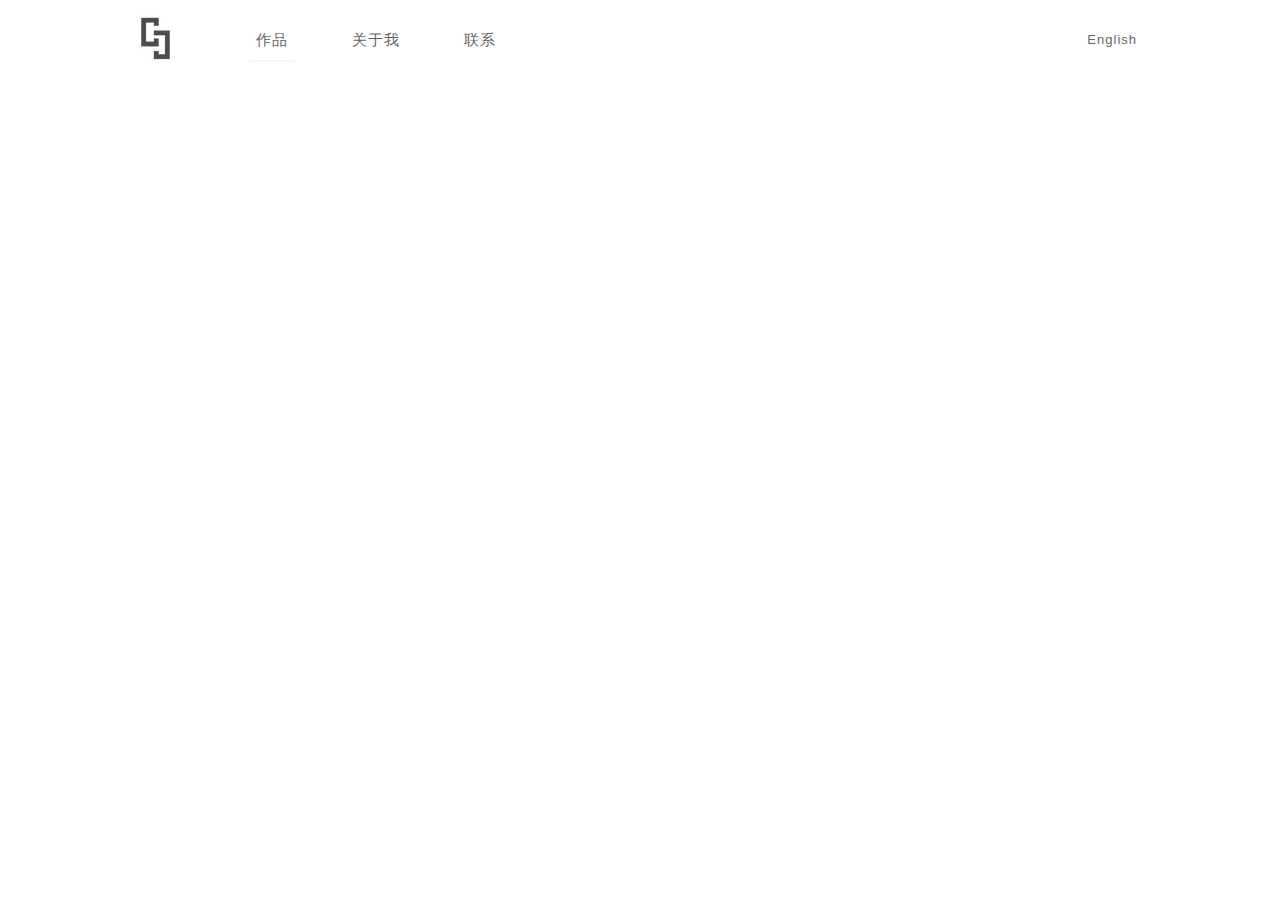
<file: index.html>
<!doctype html>

<html lang="zh">
<head>

  <meta charset="utf-8">
  <title>Chen Jing</title>
  <meta name="viewport" content="width=device-width, initial-scale=1.0"/>
  <link rel="icon" type="image/ico" href="img/favicon.ico" />

<!--Style-->

  <link rel="stylesheet" href="css/reset.css">
  <link rel="stylesheet" href="css/style.css">
  <link rel="stylesheet" href="css/style-responsive.css">

  <link rel="stylesheet" href="http://maxcdn.bootstrapcdn.com/font-awesome/4.3.0/css/font-awesome.min.css">

  <!--[if lt IE 9]>
  <script src="http://html5shiv.googlecode.com/svn/trunk/html5.js"></script>
  <![endif]-->

</head>

<body>

  <div class="container">
        <!--Preloader-->
        <div class="preloader" id="preloader">
          <div class="item">
            <div class="spinner">
            </div>
          </div>
        </div>


        <!--Header-->
        <header class="boxed" id="header-white">

          <div class="header-margin">

            <div class="logo"><a href="index.html"><img alt="logo"  src="img/logo-cj.png"></a></div>
            <ul class="header-nav">
              <li><a class="active" href="index.html">作品</a>
              </li>
              <li><a href="about-me.html">关于我</a></li>
              <li><a href="contact.html">联系</a></li>
            </ul>

            <ul class="social-icon">
              <li ><a id="language" href="index-en.html">English</a></li>

            </ul>

          </div>
        </header>

        <div class="clear"></div>

        <!--Content-->

        <div class="content" id="ajax-content">

              <div class="text-intro">

                <h1>对于我，产品设计 </h1>
                <p>不仅需要好设计，更重要的是结合商业和人文去构建一种新的媒介，<br/> 这种媒介帮助我们更好地<span style="color: #353535; font-weight: 600">观察（See）、学习（Learn）、创造（Create）</span>。</p>

                 <div class="clear"></div>
              </div>



              <!--Portfolio grid-->
              <ul class="portfolio-grid">
                <li class="grid-item" data-jkit="[show:delay=500;speed=1000;animation=fade]">
                  <img src="img/portfolio/colorodor.jpg">
                    <a href="colorodor.html">
                      <div class="grid-hover">
                        <h1>ColorOdor</h1>
                        <p>帮助盲人<span style="color: #353535; font-weight: 600">观察</span>颜色
                        </p>
                      </div>
                    </a>
                </li>

                <li class="grid-item" data-jkit="[show:delay=1000;speed=500;animation=fade]">
                  <img src="img/portfolio/formplayer.jpg">
                    <a href="formplayer.html">
                      <div class="grid-hover">
                        <h1>FormPlayer</h1>
                        <p>帮助初学者<span style="color: #353535; font-weight: 600">学习</span>平面构成</p>
                      </div>
                    </a>
                </li>

                <li class="grid-item" data-jkit="[show:delay=1000;speed=500;animation=fade]">
                  <img src="img/portfolio/aura.png">
                    <a href="https://ar.163.com/yingjian">
                      <div class="grid-hover">
                        <h1>网易影见</h1>
                        <p>帮助开发者<span style="color: #353535; font-weight: 600">创造</span>投影式AR</p>
                      </div>
                    </a>
                </li>

                <div class="clear"></div>
              </ul>

        </div>


        <footer>
          <div class="footer-margin">
            <div class="social-footer">
             <a href="https://twitter.com/_Chen_Jing" target="_blank" ><i class="fa fa-twitter"></i></a>
             <a href="https://www.facebook.com/jing.chen.108889" target="_blank" ><i class="fa fa-facebook"></i></a>
            </div>
            <div class="copyright">© Copyright 2017 Chen Jing.</div>

          </div>

        </footer>

  </div>


<!--Scripts-->

  <script src="js/jquery.min.js"></script>
  <script src="js/jquery.easing.min.js"></script>
  <script src="js/modernizr.custom.42534.js" type="text/javascript"></script>
  <script src="js/jquery.waitforimages.js" type="text/javascript"></script>
  <script src="js/imagesloaded.pkgd.min.js" type="text/javascript"></script>
  <script src="js/jquery.jkit.1.2.16.min.js"></script>
  <script src="js/masonry.pkgd.min.js" type="text/javascript"></script>
  <script src="js/script.js" type="text/javascript"></script>

  <script>
    $('#button, #buttons').on('click', function() {
      $( ".opacity-nav" ).fadeToggle( "slow", "linear" );
    // Animation complete.
    });
  </script>


</body>
</html>
</file>
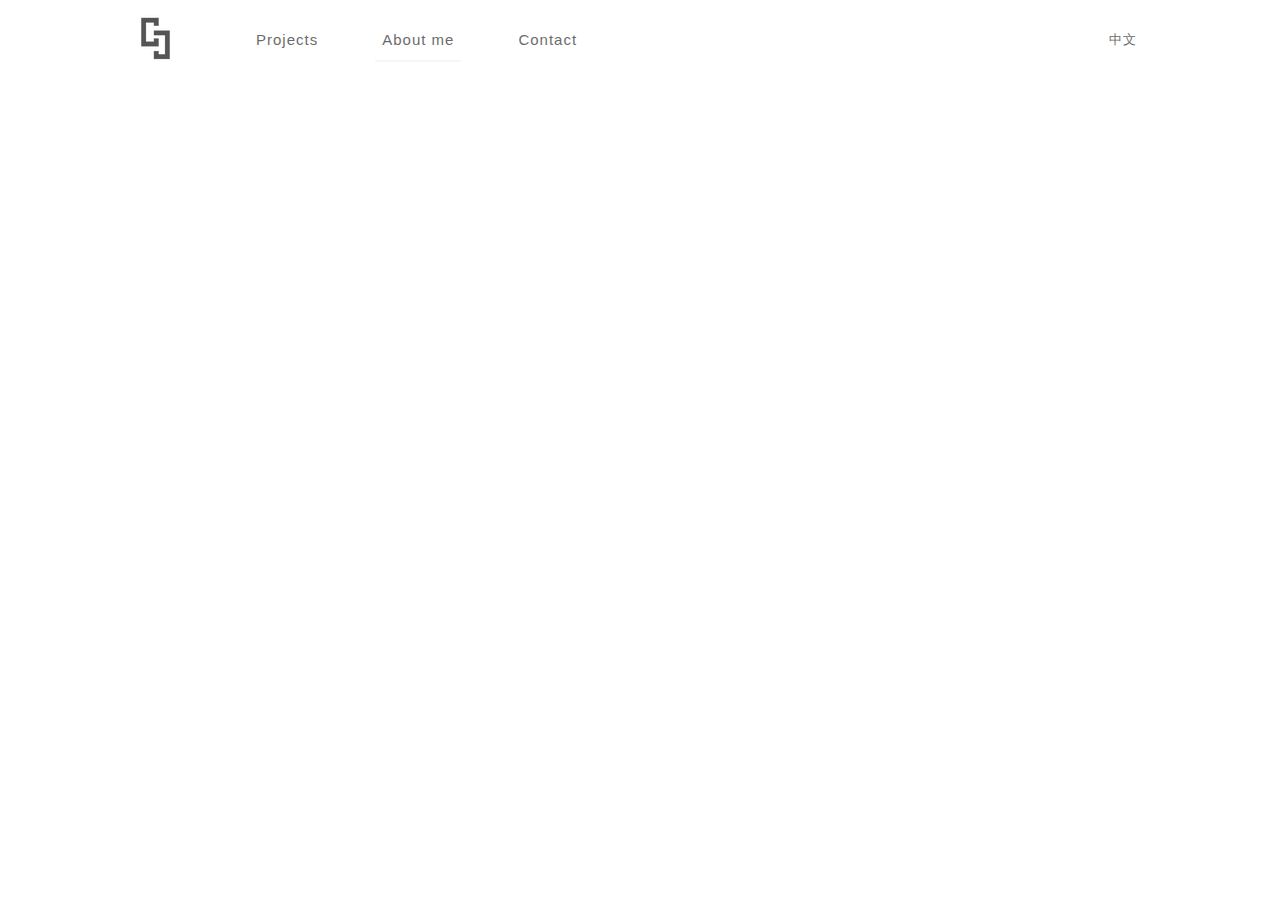
<file: about-me-en.html>
<!doctype html>

<html lang="en">
<head>

  <meta charset="utf-8">
  <title>About me</title>
  <meta name="viewport" content="width=device-width, initial-scale=1.0"/>
  <link rel="icon" type="image/png" href="img/favicon.ico" />

<!--Style-->

  <link rel="stylesheet" href="css/reset.css">
  <link rel="stylesheet" href="css/style.css">
  <link rel="stylesheet" href="css/style-responsive.css">
  <link rel="stylesheet" href="http://maxcdn.bootstrapcdn.com/font-awesome/4.3.0/css/font-awesome.min.css">

  <!--[if lt IE 9]>
  <script src="http://html5shiv.googlecode.com/svn/trunk/html5.js"></script>
  <![endif]-->

</head>

<body>

<!--Preloader-->

<div class="preloader" id="preloader">
    <div class="item">
      <div class="spinner">
      </div>
    </div>
</div>

  <!--Header-->
  <header class="boxed" id="header-white">

    <div class="header-margin">

      <div class="logo"><a href="index-en.html"><img alt="logo"  src="img/logo-cj.png"></a></div>
      <ul class="header-nav">
        <li><a href="index-en.html">Projects</a>
        </li>
        <li><a class="active" href="about-me-en.html">About me</a></li>
        <li><a href="contact-en.html">Contact</a></li>
      </ul>

      <ul class="social-icon">
        <li ><a id="language" href="about-me.html">中文</a></li>
      </ul>

    </div>
  </header>


  <div class="clear"></div>

  <!--Content-->

  <div class="content" id="ajax-content">

        <div class="text-intro">

          <h1>Hi,</h1>

          <div class="one-column">
            <p>
              <img src="img/about-me.jpg" width="100%">
            </p>
          </div>


          <div class="two-column">

            <p>my name is <span style="color: #353535; font-weight: 600">Chen Jing</span>.<br/><br/>

            I am <span style="color: #353535; font-weight: 600">a designer who program</span> with HTML, CSS, Processing & Arduino.I obtained my bachelor degree in Electrical Engineering in Zhejiang University of Technology and master degree in Information Product Design in Zhejiang University. Now I am a Human Computer Interaction product designer in NetEase AI.<br/><br/>
            Inspired by <a style="color: #8d8d8d; border-bottom: 1px dashed #353535" href="http://worrydream.com/" target="_blank">Bret Victor</a>, I am passionated about designing a humane medium, which helps people <span style="color: #353535; font-weight: 600"> observe, understand & invent</span>.
            <br/> <br/> <br/>
            <img src="img/signature.png">

            </p>

          </div>

        </div>

        <div class="clear"></div>
  </div>


  <!--Footer-->

  <footer>
    <div class="footer-margin">
      <div class="social-footer">
        <a href="https://twitter.com/_Chen_Jing" target="_blank" ><i class="fa fa-twitter"></i></a>
        <a href="https://www.facebook.com/jing.chen.108889" target="_blank" ><i class="fa fa-facebook"></i></a>
      </div>
      <div class="copyright">© Copyright 2017 Chen Jing.</div>
    </div>

  </footer>



<!--Scripts-->

  <script src="js/jquery.min.js"></script>
	<script src="js/jquery.easing.min.js"></script>
	<script src="js/modernizr.custom.42534.js" type="text/javascript"></script>
  <script src="js/jquery.waitforimages.js" type="text/javascript"></script>
  <script src="js/imagesloaded.pkgd.min.js" type="text/javascript"></script>
  <script src="js/jquery.jkit.1.2.16.min.js"></script>

  <script src="js/script.js" type="text/javascript"></script>

	<script>
    $('#button, #buttons').on('click', function() {
      $( ".opacity-nav" ).fadeToggle( "slow", "linear" );
    // Animation complete.
    });
  </script>


</body>
</html>
</file>
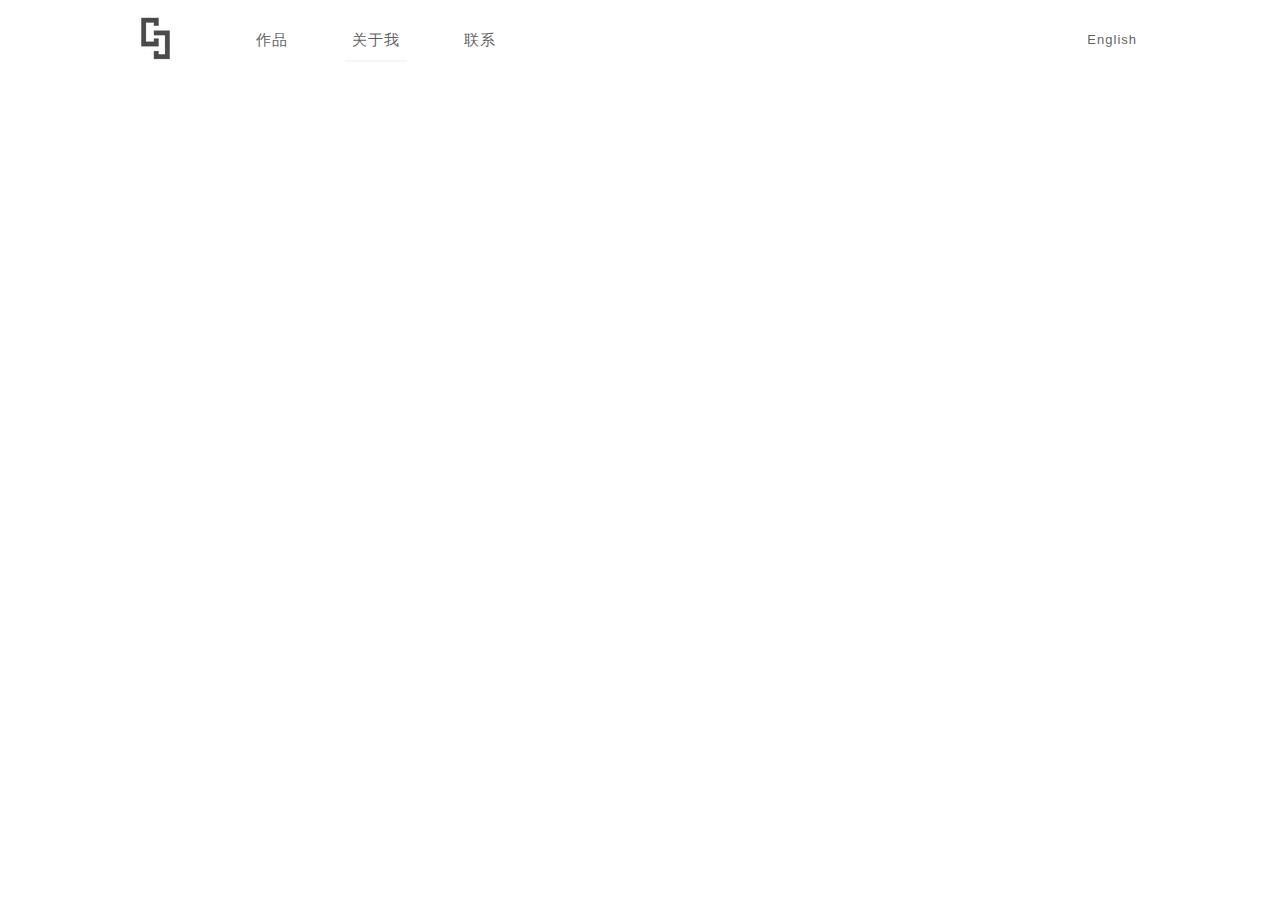
<file: about-me.html>
<!doctype html>

<html lang="zh">
<head>

  <meta charset="utf-8">
  <title>关于我</title>
  <meta name="viewport" content="width=device-width, initial-scale=1.0"/>
  <link rel="icon" type="image/png" href="img/favicon.ico" />

<!--Style-->

  <link rel="stylesheet" href="css/reset.css">
  <link rel="stylesheet" href="css/style.css">
  <link rel="stylesheet" href="css/style-responsive.css">
  <link rel="stylesheet" href="http://maxcdn.bootstrapcdn.com/font-awesome/4.3.0/css/font-awesome.min.css">

  <!--[if lt IE 9]>
  <script src="http://html5shiv.googlecode.com/svn/trunk/html5.js"></script>
  <![endif]-->

</head>

<body>

<!--Preloader-->

<div class="preloader" id="preloader">
    <div class="item">
      <div class="spinner">
      </div>
    </div>
</div>

  <!--Header-->
  <header class="boxed" id="header-white">

    <div class="header-margin">

      <div class="logo"><a href="index.html"><img alt="logo"  src="img/logo-cj.png"></a></div>
      <ul class="header-nav">
        <li><a href="index.html">作品</a>
        </li>
        <li><a class="active" href="about-me.html">关于我</a></li>
        <li><a href="contact.html">联系</a></li>
      </ul>

      <ul class="social-icon">
        <li ><a id="language" href="about-me-en.html">English</a></li>
      </ul>

    </div>
  </header>


  <div class="clear"></div>

  <!--Content-->

  <div class="content" id="ajax-content">

        <div class="text-intro">

          <h1>嗨，</h1>

          <div class="one-column">
            <p>
              <img src="img/about-me.jpg" width="100%">
            </p>
          </div>


          <div class="two-column">


            <p>我叫<span style="color: #353535; font-weight: 600">陈晶</span>。<br/><br/>

            我是一名<span style="color: #353535; font-weight: 600">会编程的设计师</span>，能使用 HTML、CSS、 Processing & Arduino 编写程序。<br/>
            本科毕业于浙江工业大学电气工程专业，研究生毕业于浙江大学信息产品设计专业，目前在网易人工智能事业部担任人机交互产品设计师。
            <br/><br/>
          受<a style="color: #8d8d8d; border-bottom: 1px dashed #353535" href="http://worrydream.com/" target="_blank">Bret Victor</a>的鼓舞，我一直追求设计更加人性的媒介来
          <br/>帮助人们更好地<span style="color: #353535; font-weight: 600">观察（Observe）、理解（Understand）、创造（Invent）</span>。
            <br/> <br/> <br/>
            <img src="img/signature.png">

            </p>


          </div>

        </div>

        <div class="clear"></div>
  </div>


  <!--Footer-->

  <footer>
    <div class="footer-margin">
      <div class="social-footer">
          <a href="https://twitter.com/_Chen_Jing"><i class="fa fa-twitter"></i></a>
          <a href="https://www.facebook.com/jing.chen.108889"><i class="fa fa-facebook"></i></a>
      </div>
      <div class="copyright">© Copyright 2017 Chen Jing.</div>
    </div>

  </footer>



<!--Scripts-->

  <script src="js/jquery.min.js"></script>
	<script src="js/jquery.easing.min.js"></script>
	<script src="js/modernizr.custom.42534.js" type="text/javascript"></script>
  <script src="js/jquery.waitforimages.js" type="text/javascript"></script>
  <script src="js/imagesloaded.pkgd.min.js" type="text/javascript"></script>
  <script src="js/jquery.jkit.1.2.16.min.js"></script>

  <script src="js/script.js" type="text/javascript"></script>

	<script>
    $('#button, #buttons').on('click', function() {
      $( ".opacity-nav" ).fadeToggle( "slow", "linear" );
    // Animation complete.
    });
  </script>


</body>
</html>
</file>
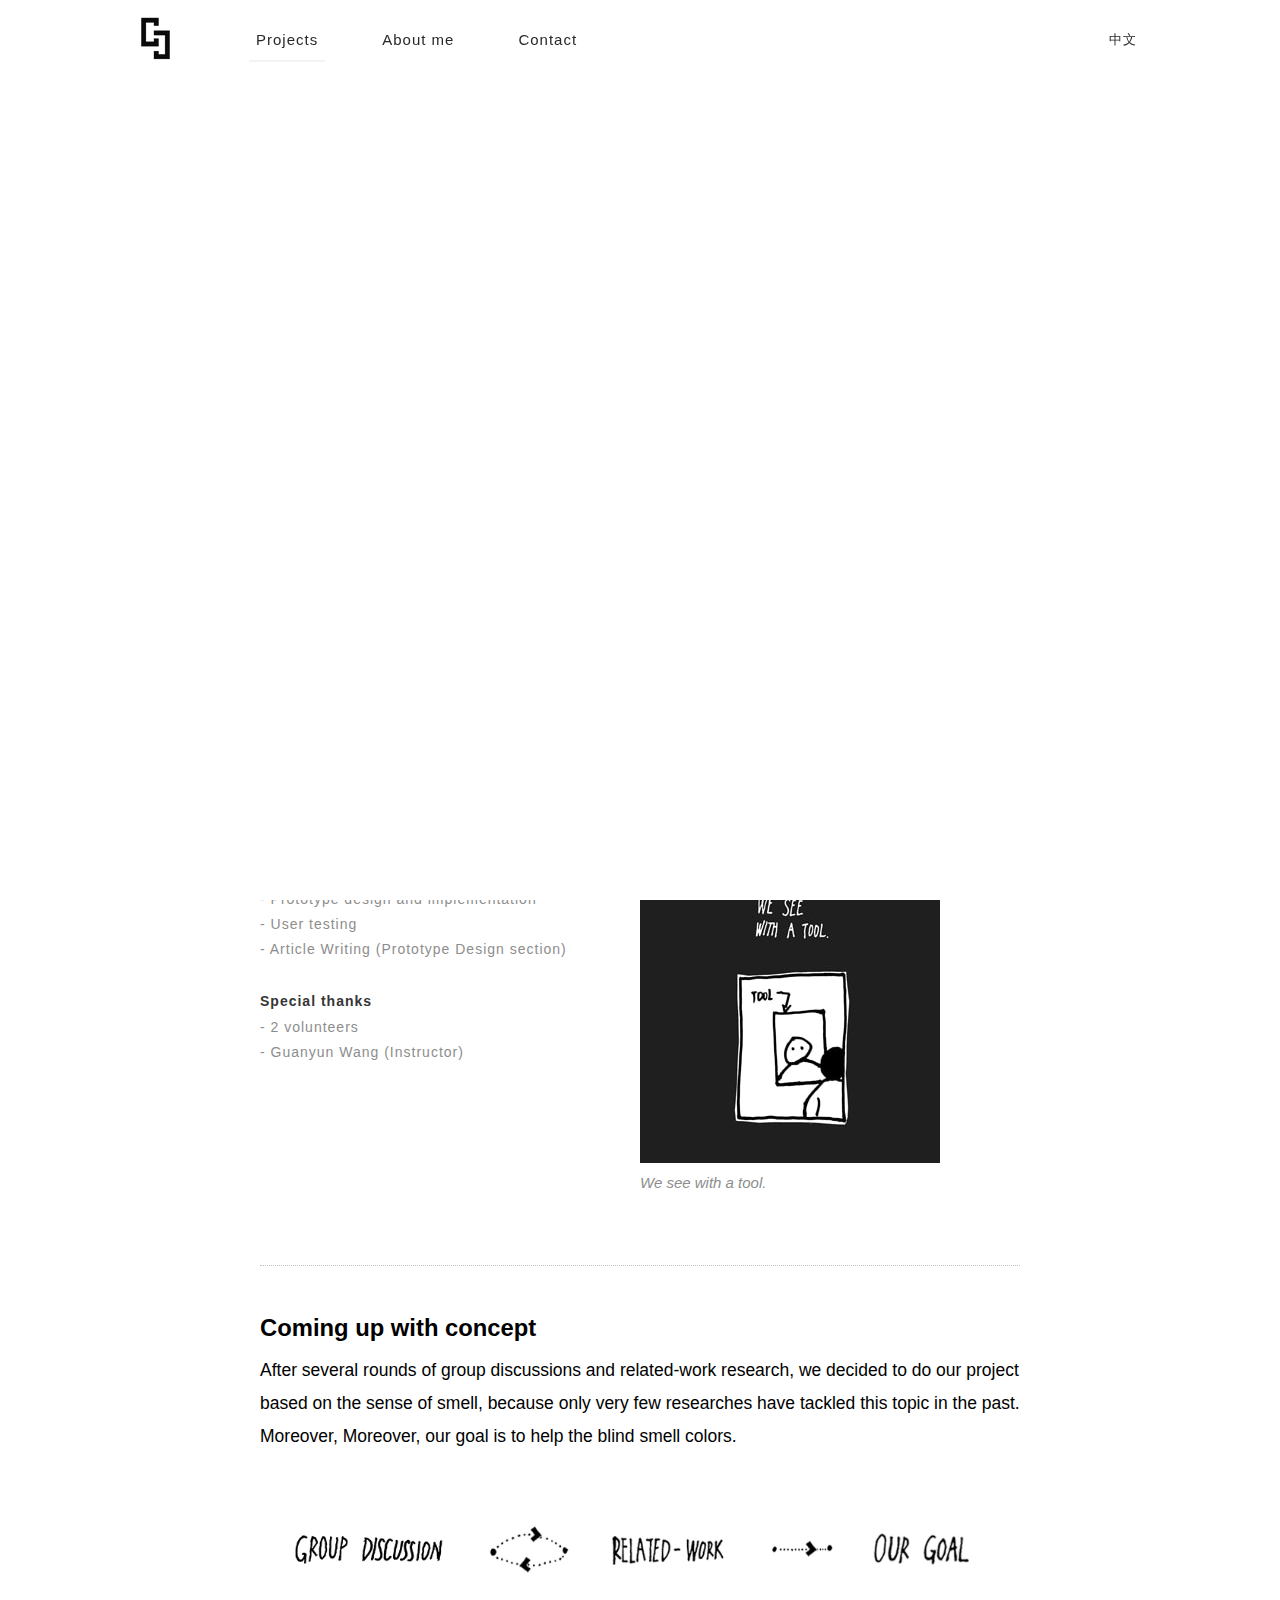
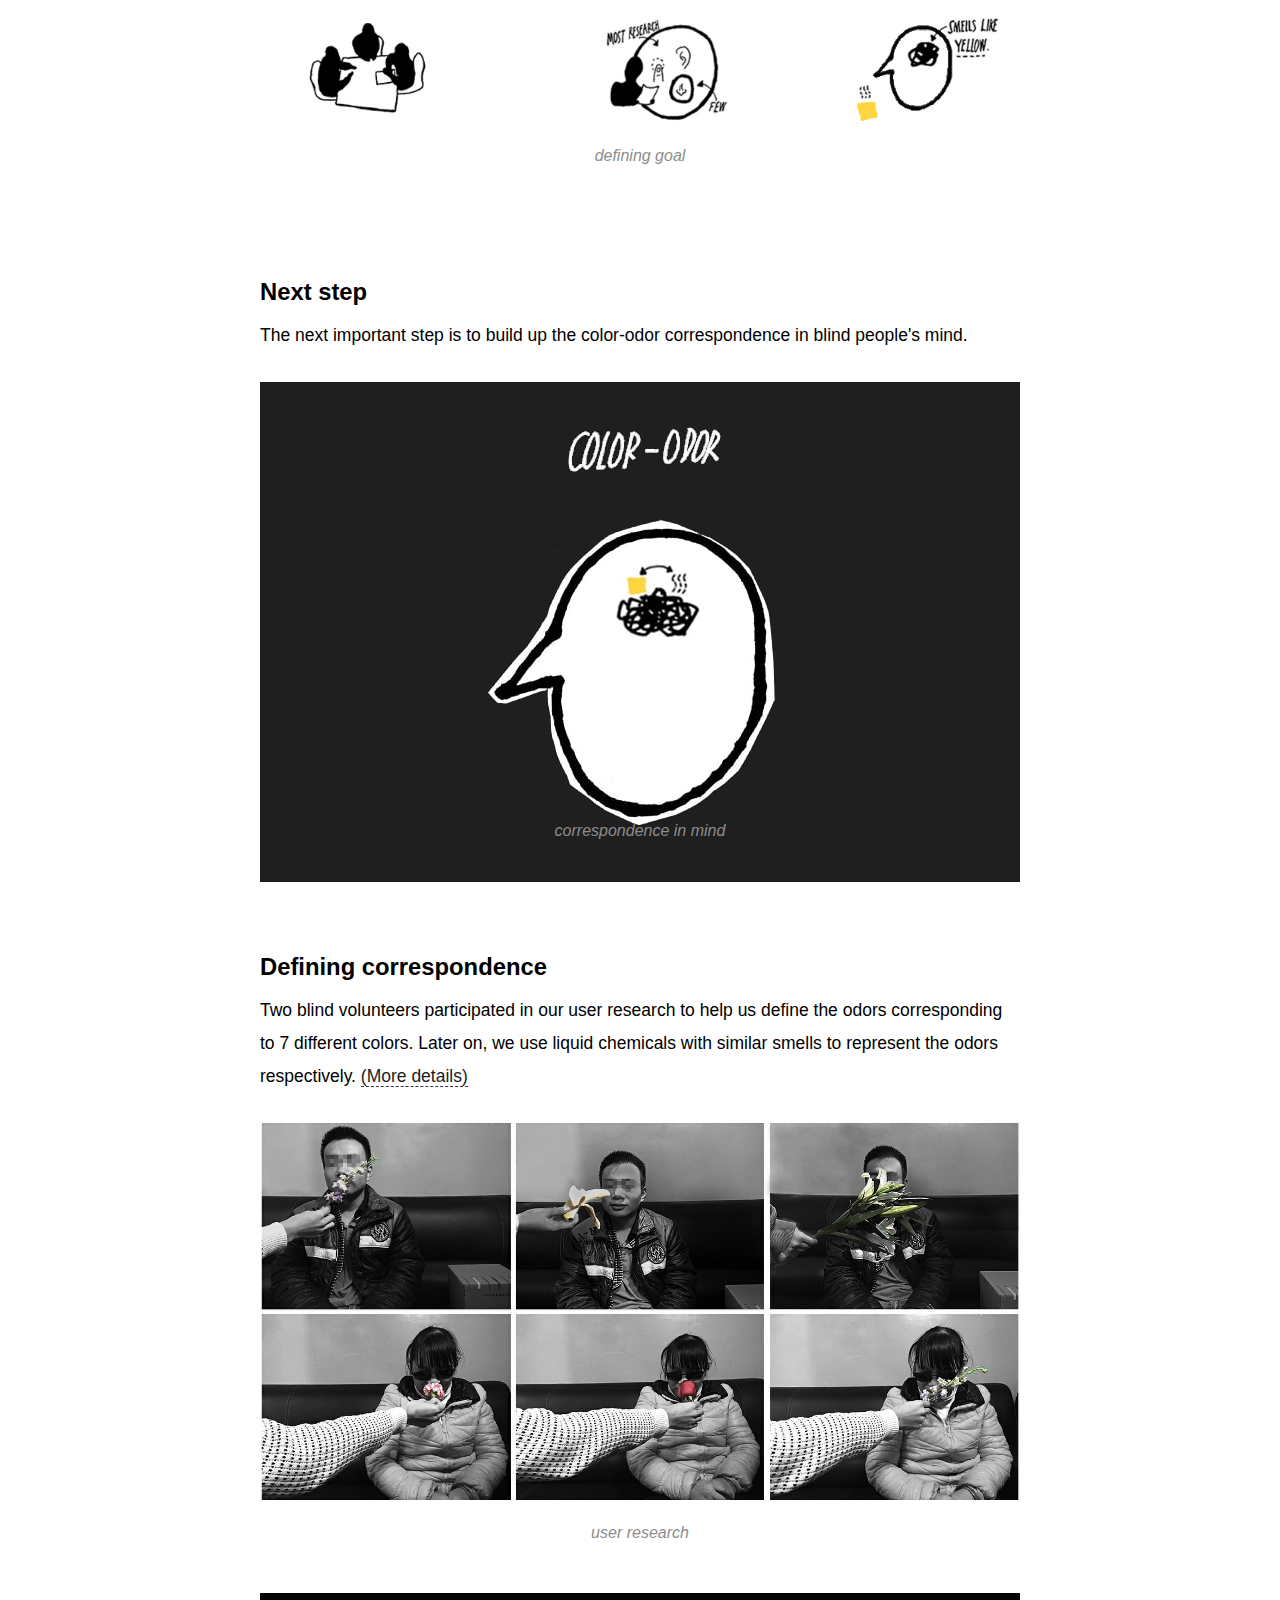
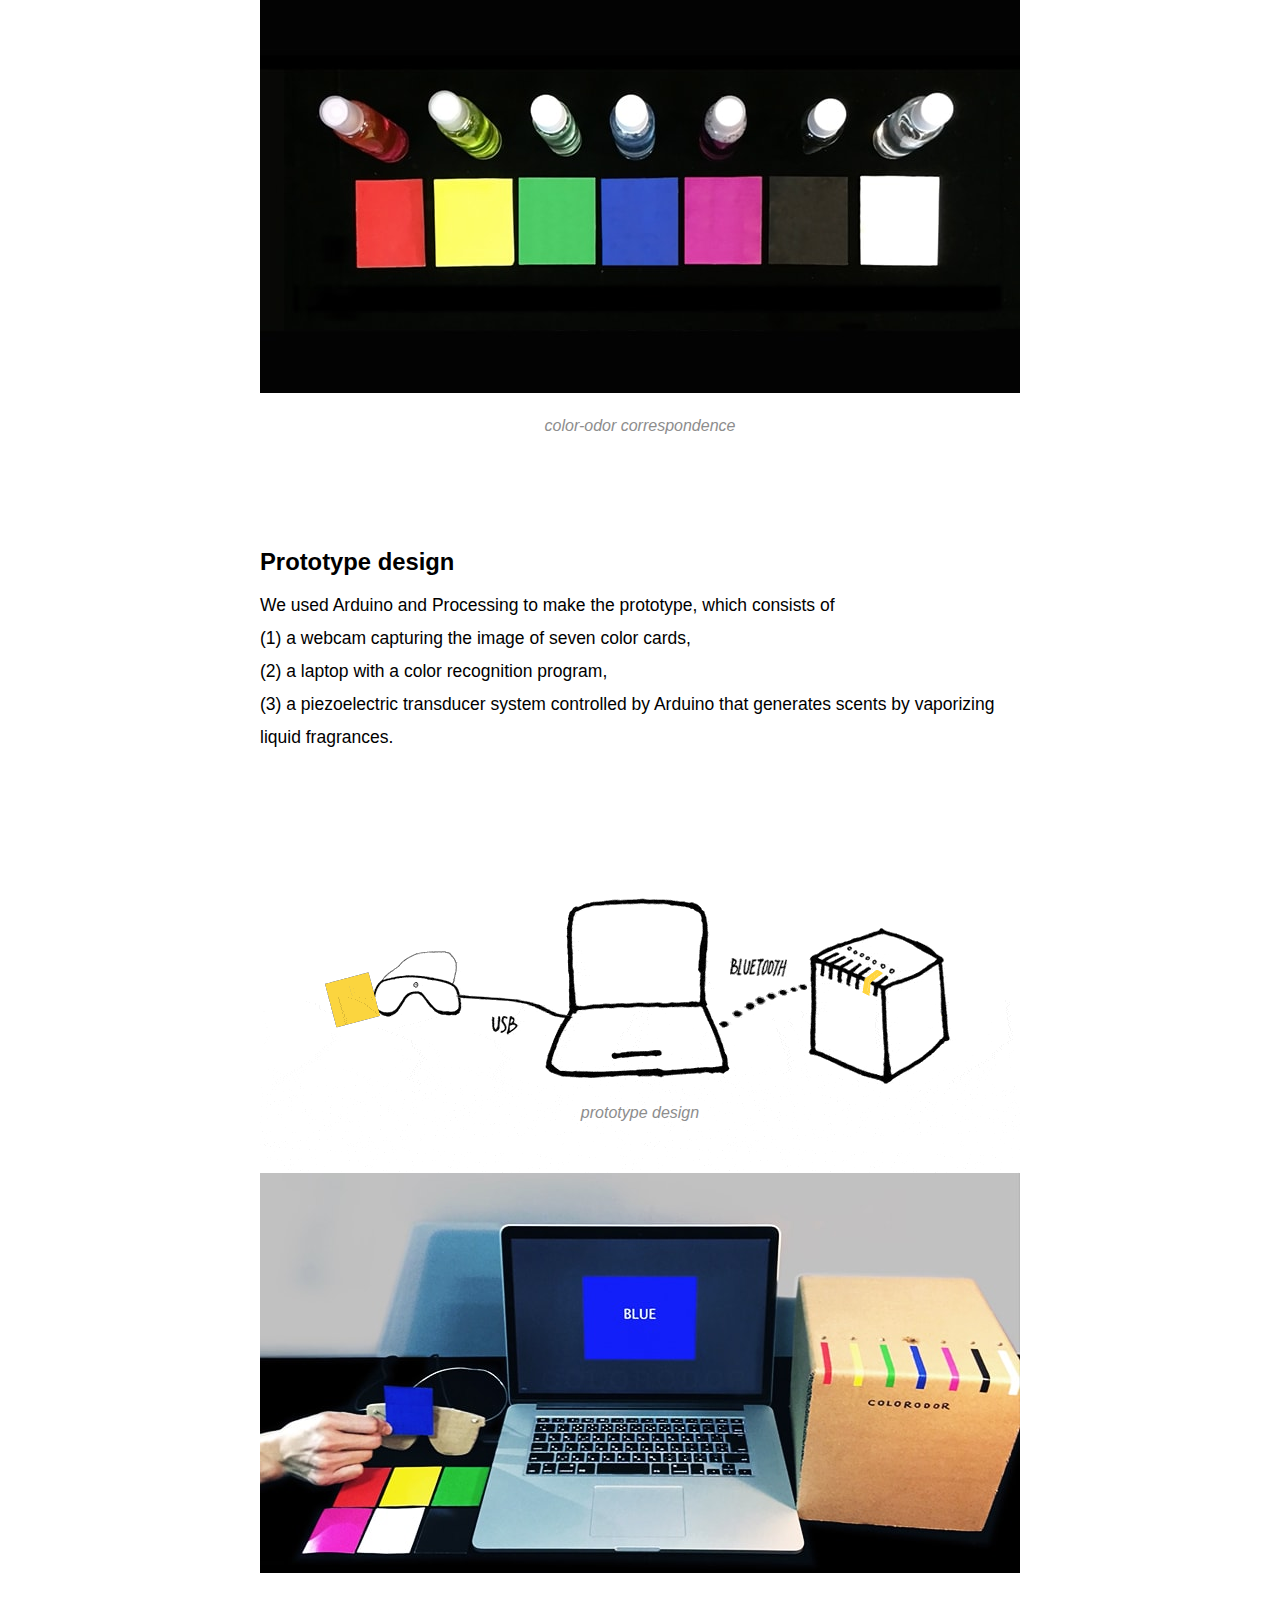
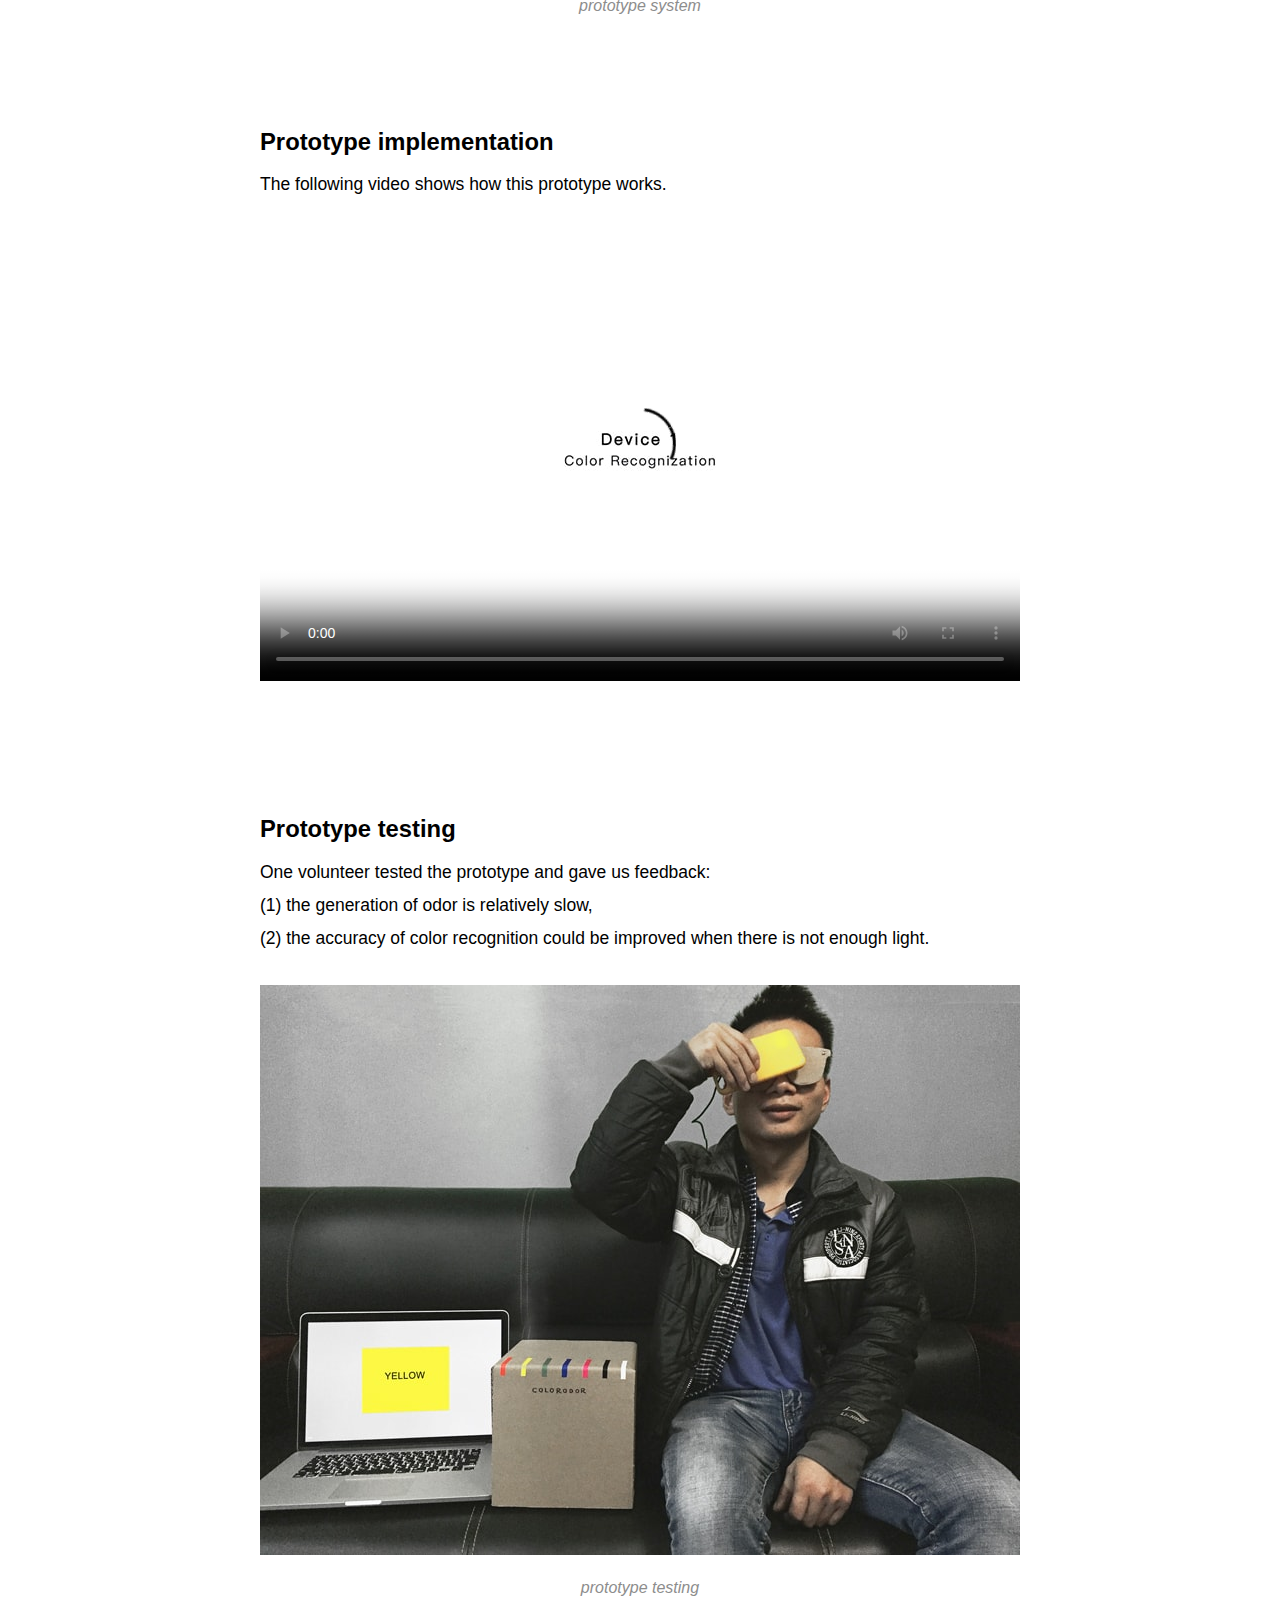
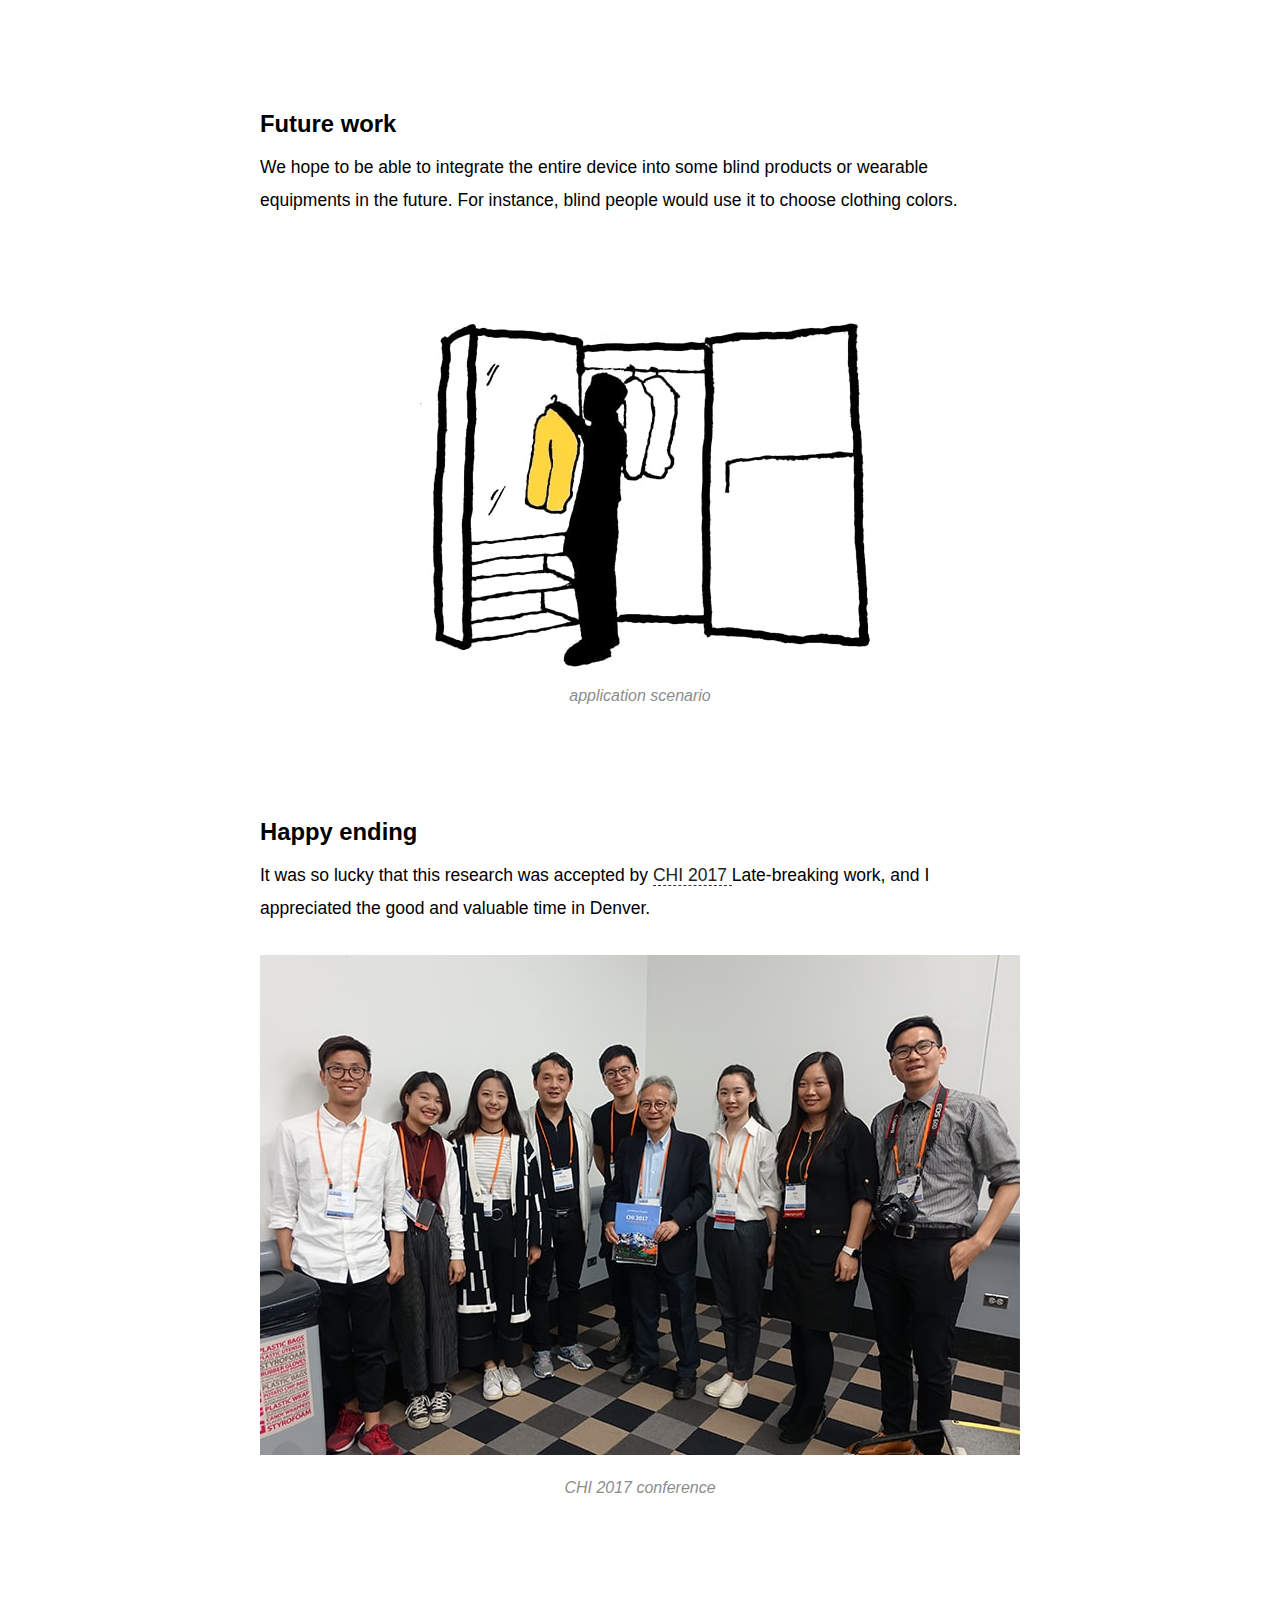
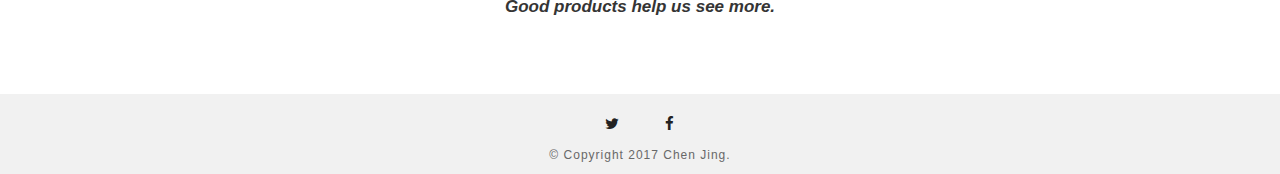
<file: colorodor-en.html>
<!doctype html>

<html lang="en">
<head>

  <meta charset="utf-8">
  <title>ColorOdor</title>
  <meta name="viewport" content="width=device-width, initial-scale=1.0"/>
  <link rel="icon" type="image/png" href="img/favicon.ico" />

<!--Style-->

  <link rel="stylesheet" href="css/reset.css">
  <link rel="stylesheet" href="css/style.css">
  <link rel="stylesheet" href="css/style-responsive.css">

  <link rel="stylesheet" href="http://maxcdn.bootstrapcdn.com/font-awesome/4.3.0/css/font-awesome.min.css">

  <!--[if lt IE 9]>
  <script src="http://html5shiv.googlecode.com/svn/trunk/html5.js"></script>
  <![endif]-->

</head>

<body>
  <div class="container">
    <!--Preloader-->

    <div class="preloader" id="preloader">
        <div class="item">
          <div class="spinner">
          </div>
        </div>
    </div>

      <!--Header-->
      <header class="boxed" id="header-white">

        <div class="header-margin">

          <div class="logo"><a href="index-en.html"><img alt="logo"  src="img/logo-cj.png"></a></div>
          <ul class="header-nav">
            <li><a class="active" href="index-en.html">Projects</a>
            </li>
            <li><a href="about-me-en.html">About me</a></li>
            <li><a href="contact-en.html">Contact</a></li>
          </ul>

          <ul class="social-icon">
            <li ><a id="language" href="colorodor.html">中文</a></li>
          </ul>

        </div>
      </header>

      <div class="clear"></div>


      <!--Content-->

      <div class="content" id="ajax-content">


            <div style="margin: 110px auto;">
              <img src="img/full/colorodor-1.jpg" width="100%">
            </div>

            <div class="text-intro" id="project-intro">

                 <div class="half-column">
                  <div class="design-thought">
                    <p><span style="color: #353535; font-weight: 600; line-height: 200%;">My thoughts</span>:
                    A good product is a good tool to amplify human capabilities. It gives us the ability to observe more information (which can not be observed by ourselves), since we can not see ourselves without a mirror. <br/> <br/>
                    <img src="img/full/see-with-tool.jpg"><br/>
                    <span style="color: #8d8d8d;"> We see with a tool.</span>
                  </p>
                  </div>

                 </div>

    		          <div class="half-column">
    		            <p>
                    <span style="color: #353535; font-weight: 600; line-height: 200%;">Project info</span> <br/>
                  - CHI EA 2017 (<a style="color: #8d8d8d; border-bottom: 1px dashed #353535" href="http://dl.acm.org/citation.cfm?id=3053186" target="_blank">Published article</a>)<br/>
                  - Inclusive design<br/>
                  - Wearable devices<br/>
                    <br/>

                    <span style="color: #353535; font-weight: 600; line-height: 200%;">What I did</span> <br/>
                    - Related-work research <br/>
                    - Prototype design and implementation<br/>
                    - User testing<br/>
                    - Article Writing (Prototype Design section)<br/>
                    <br/>

                     <span style="color: #353535; font-weight: 600; line-height: 200%;">Special thanks</span> <br/>
                      - 2 volunteers<br/>
                      - Guanyun Wang (Instructor)
      		          </p>

      		          </div>

                    <div class="clear"></div>
            </div>

		        <div class="project-detail">
                <h3>Coming up with concept</h3>
                <p>
                  After several rounds of group discussions and related-work research, we decided to do our project based on the sense of smell, because only very few researches have tackled this topic in the past. Moreover,
                  Moreover, our goal is to help the blind smell colors.
                </p>

                <img src="img/full/concept.jpg" width="100%">
                <p id="img-intro" style="margin-top: -50px;">
                  <span>defining goal</span>
                </p>
                <br/><br/>

                <h3>Next step</h3>
                <p>
                  The next important step is to build up the color-odor correspondence in blind people's mind.
                </p>
                <img src="img/full/color-odor.jpg" width="100%">
                 <p id="img-intro" style="margin-top: -70px;">
                  <span >correspondence in mind</span>
                </p>
                <br/><br/>

                <h3>Defining correspondence</h3>
                <p>
                  Two blind volunteers participated in our user research to help us define the odors corresponding to 7 different colors.
                  Later on, we use liquid chemicals with similar smells to represent the odors respectively. <a style="color: #222222; border-bottom: 1px dashed #353535" href="http://ovl7aedy0.bkt.clouddn.com/colorodor.pdf" target="_blank">(More details)</a>
                </p>
                <img src="img/full/user-research.jpg" width="100%"><br/><br/>
                <p id="img-intro">
                  <span >user research</span>
                </p>
                <br/>
                <img src="img/full/liquid.jpg" width="100%"><br/><br/>
                <p id="img-intro">
                  <span >color-odor correspondence</span>
                </p>
                <br/><br/>

                <h3>Prototype design</h3>
                <p>
                  We used Arduino and Processing to make the prototype, which consists of<br/>
                  (1) a webcam capturing the image of seven color cards, <br/>
                  (2) a laptop with a color recognition program, <br/>
                  (3) a piezoelectric transducer system controlled by Arduino that generates scents by vaporizing liquid fragrances.<br/>
                </p>
                <img src="img/full/colorodor-system.gif" width="100%">
                <p id="img-intro" style="margin-top: -90px;">
                  <span>prototype design</span>
                </p>
                <br/>
                <img src="img/full/colorodor-system.jpg" width="100%"><br/><br/>
                <p id="img-intro">
                  <span >prototype system</span>
                </p>
                <br/><br/>


                <h3>Prototype implementation</h3>
                <p>
                  The following video shows how this prototype works.<br/>
                </p>
                <video width="760" height="450" poster="img/full/system.jpg" controls="controls">
                    <source src="http://ovl7aedy0.bkt.clouddn.com/colorodor.mp4" type="video/mp4" />
                </video><br/><br/><br/>
                <br/><br/><br/><br/>

                <h3>Prototype testing</h3>
                <p>
                  One volunteer tested the prototype and gave us feedback: <br/>
                  (1) the generation of odor is relatively slow, <br/>
                  (2) the accuracy of color recognition could be improved when there is not enough light. <br/>
                  <p></p>
                  <img src="img/full/user-testing.jpg" width="100%"><br/><br/>
                  <p id="img-intro">
                    <span >prototype testing</span>
                  </p>
                </p>
                <br/><br/>


                <h3>Future work</h3>
                <p>
                  We hope to be able to integrate the entire device into some blind products or wearable equipments in the future. For instance, blind people would use it to choose clothing colors. <br/>
                  <p></p>
                  <img src="img/full/future-work.jpg" width="100%"><br/>
                  <p id="img-intro" style="margin-top: -70px;">
                    <span >application scenario</span>
                  </p>
                </p>
                <br/><br/>

                <h3>Happy ending</h3>
                <p>
                  It was so lucky that this research was accepted by <a style="color: #222222; border-bottom: 1px dashed #353535" href="https://coding.net/s/2b25c26e-a267-4cd4-ba0b-b
                  52f3533ba5b" target="_blank">CHI 2017 </a> Late-breaking work, and I appreciated the good and valuable time in Denver.<br/>

                  <p></p>
                  <img src="img/full/chi2017.jpg" width="100%"><br/><br/>
                  <p id="img-intro">
                    <span >CHI 2017 conference</span>
                  </p>
                </p>
                <br/><br/><br/><br/>
                <div>
                    <p style="font-style: italic; font-size:17px; text-align: center; color: #353535; font-weight: 600; line-height: 200%;">
                    Good products help us see more.
                  </p>
                 </div>

              <div class="clear"></div>
            </div>
      </div>


      <!--Footer-->

      <footer>

        <div class="footer-margin">
          <div class="social-footer">
            <a href="https://twitter.com/_Chen_Jing" target="_blank" ><i class="fa fa-twitter"></i></a>
            <a href="https://www.facebook.com/jing.chen.108889" target="_blank" ><i class="fa fa-facebook"></i></a>
          </div>
          <div class="copyright">© Copyright 2017 Chen Jing.</div>

        </div>
      </footer>

  </div>

<!--Scripts-->

  <script src="js/jquery.min.js"></script>
	<script src="js/jquery.easing.min.js"></script>
	<script src="js/modernizr.custom.42534.js" type="text/javascript"></script>
  <script src="js/jquery.waitforimages.js" type="text/javascript"></script>
  <script src="js/imagesloaded.pkgd.min.js" type="text/javascript"></script>
  <script src="js/jquery.jkit.1.2.16.min.js"></script>

  <script src="js/script.js" type="text/javascript"></script>

	<script>
    $('#button, #buttons').on('click', function() {
      $( ".opacity-nav" ).fadeToggle( "slow", "linear" );
    // Animation complete.
    });
  </script>


</body>
</html>
</file>
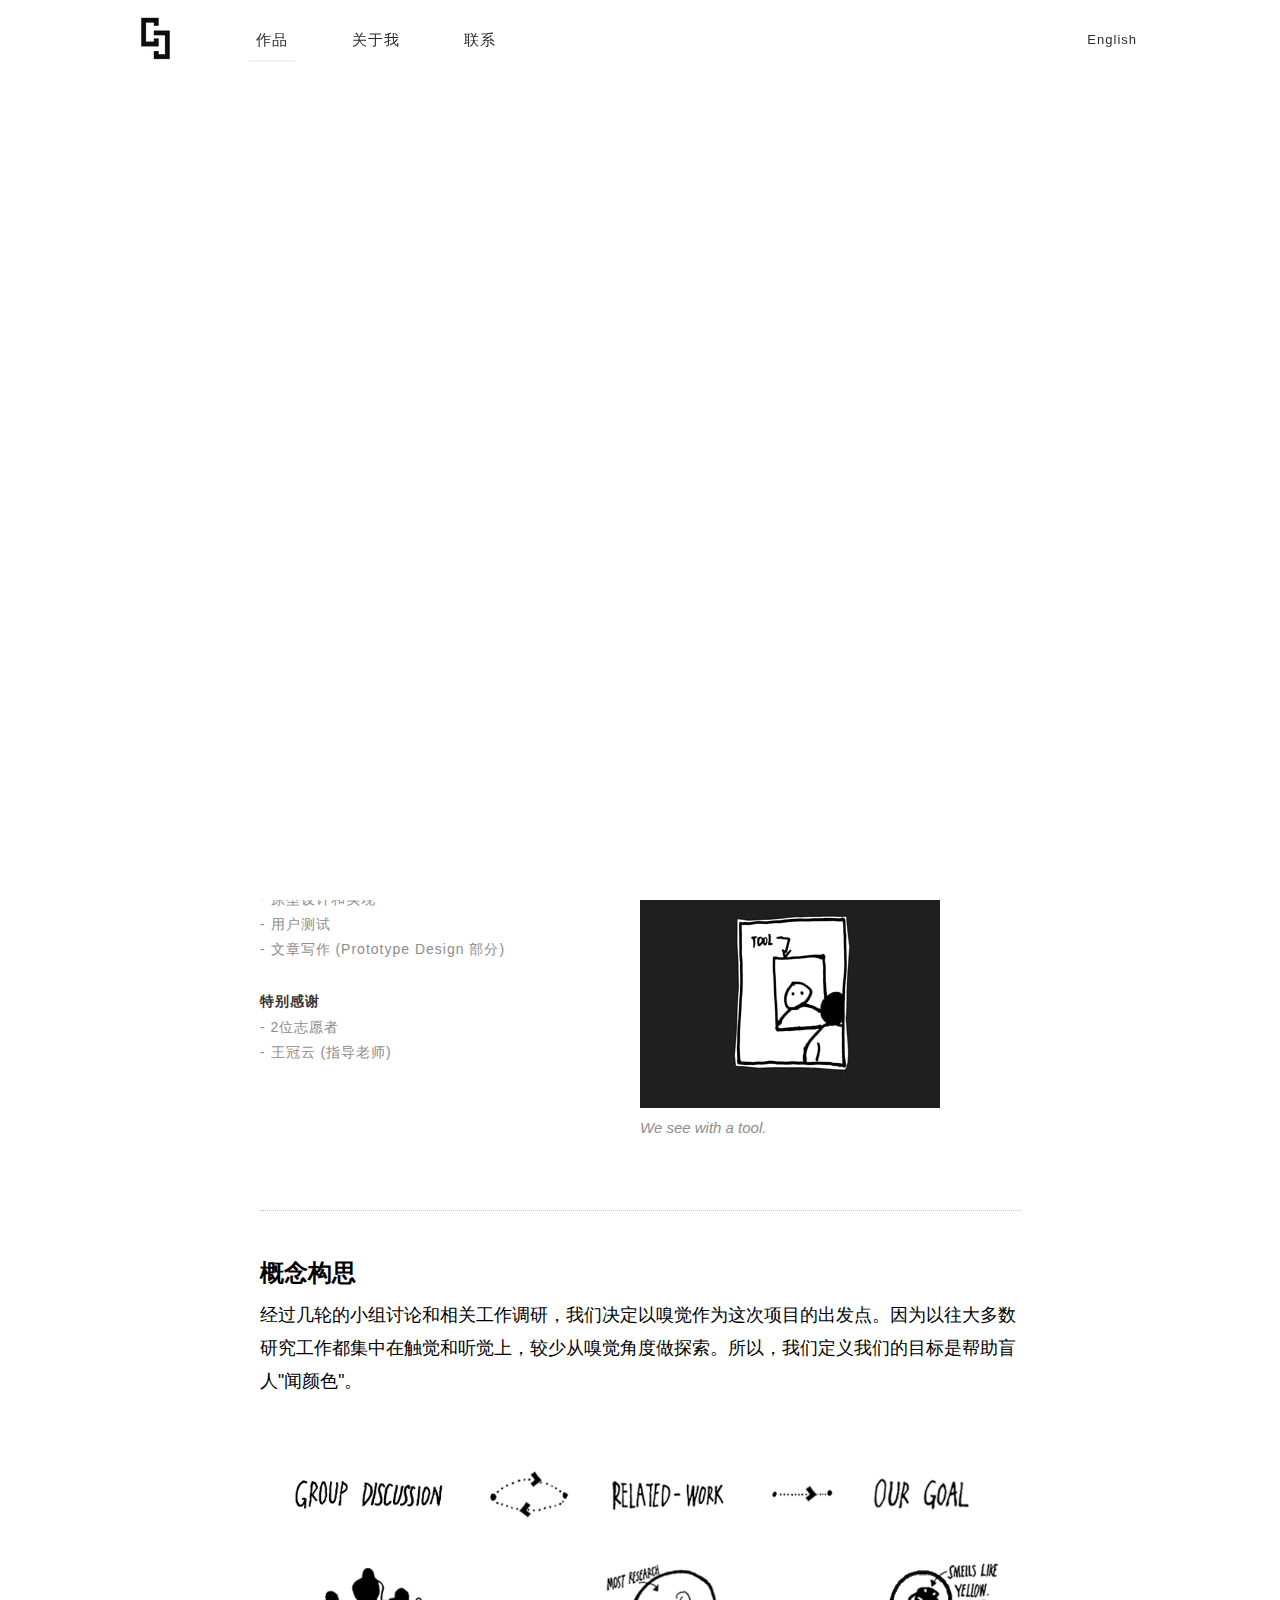
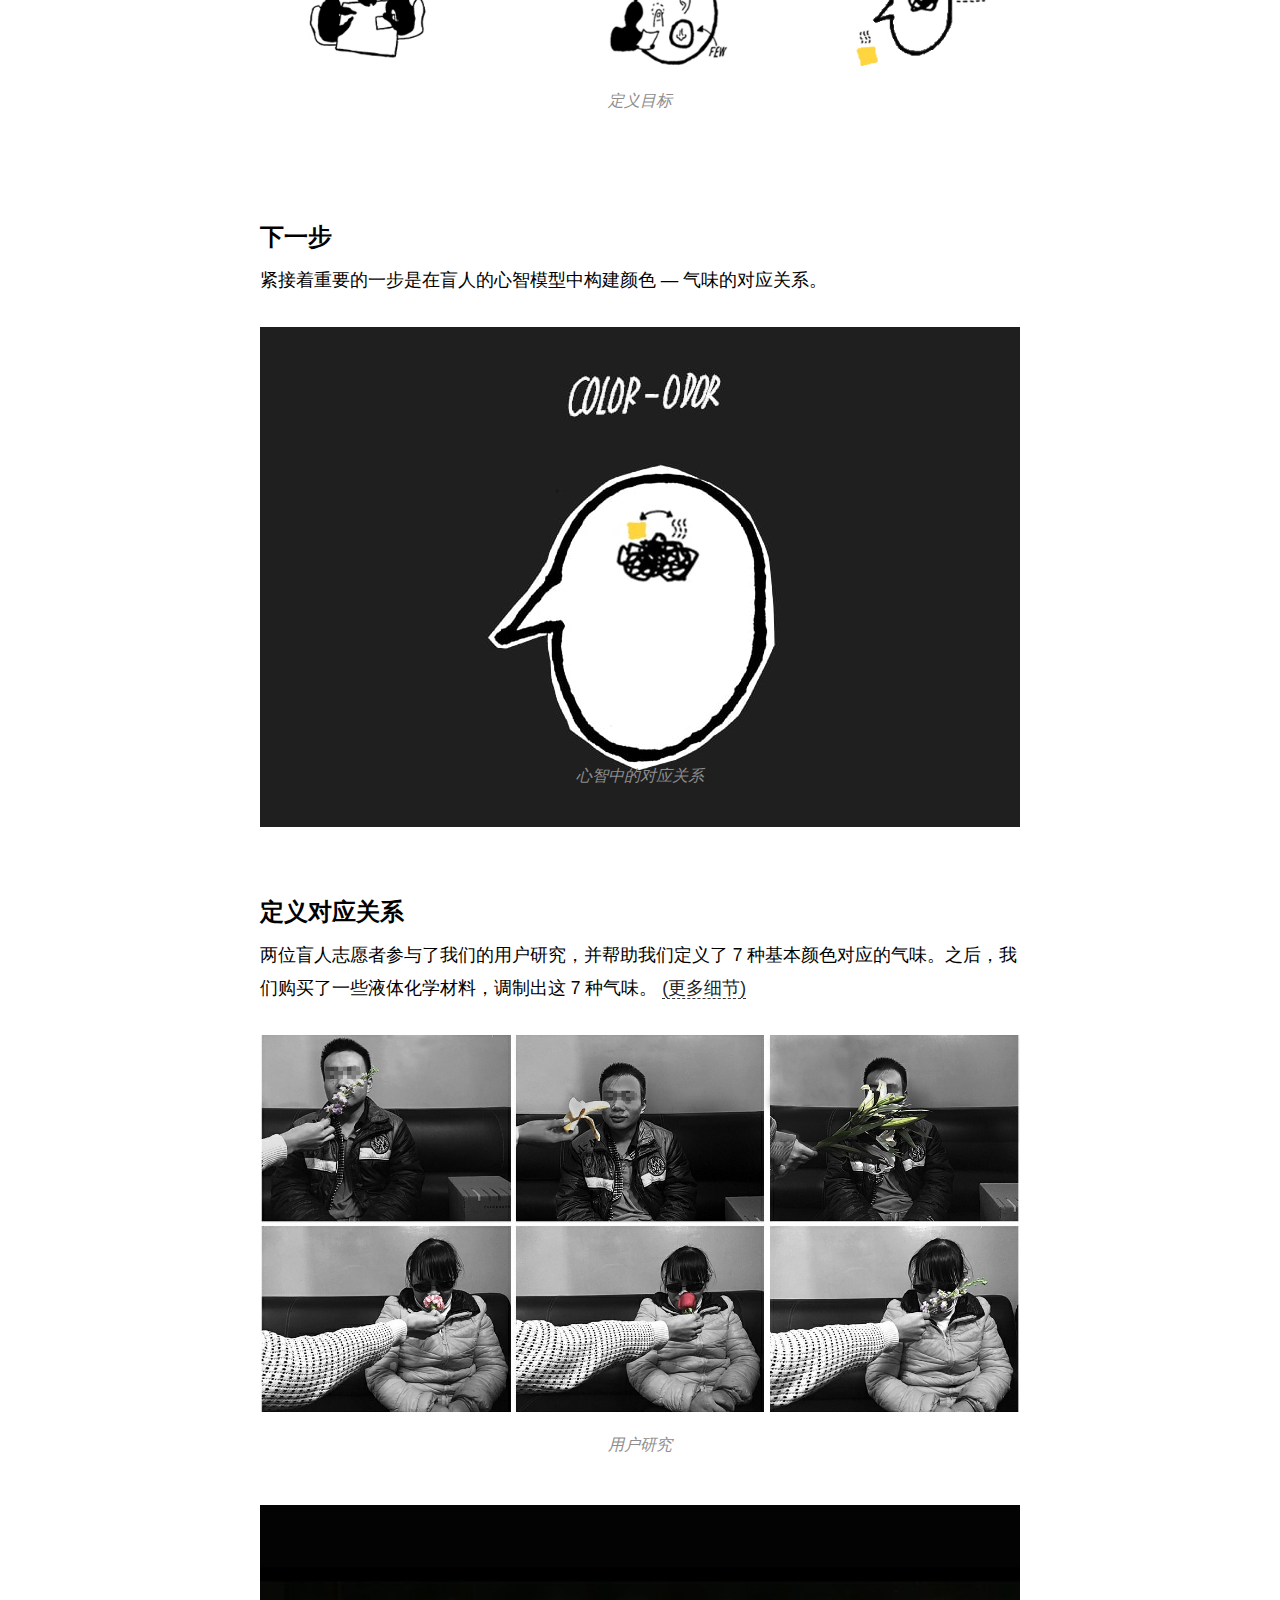
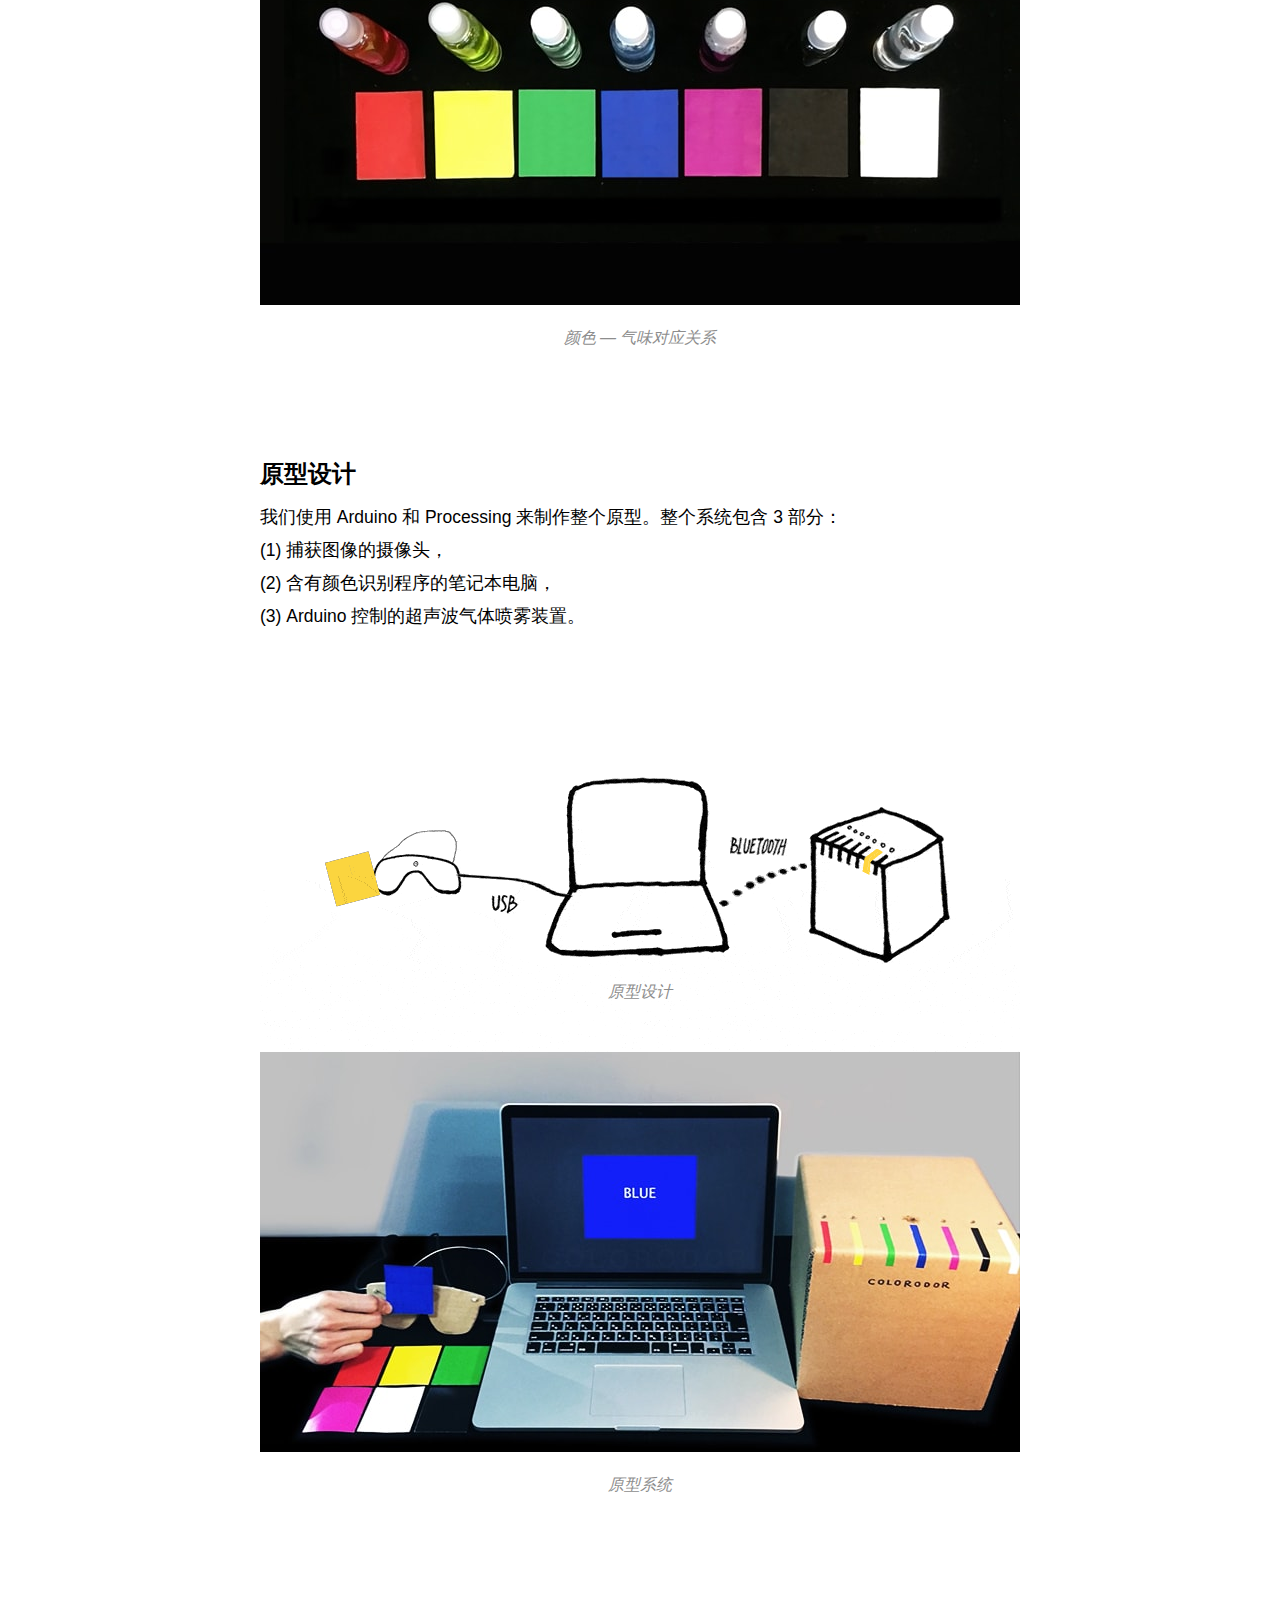
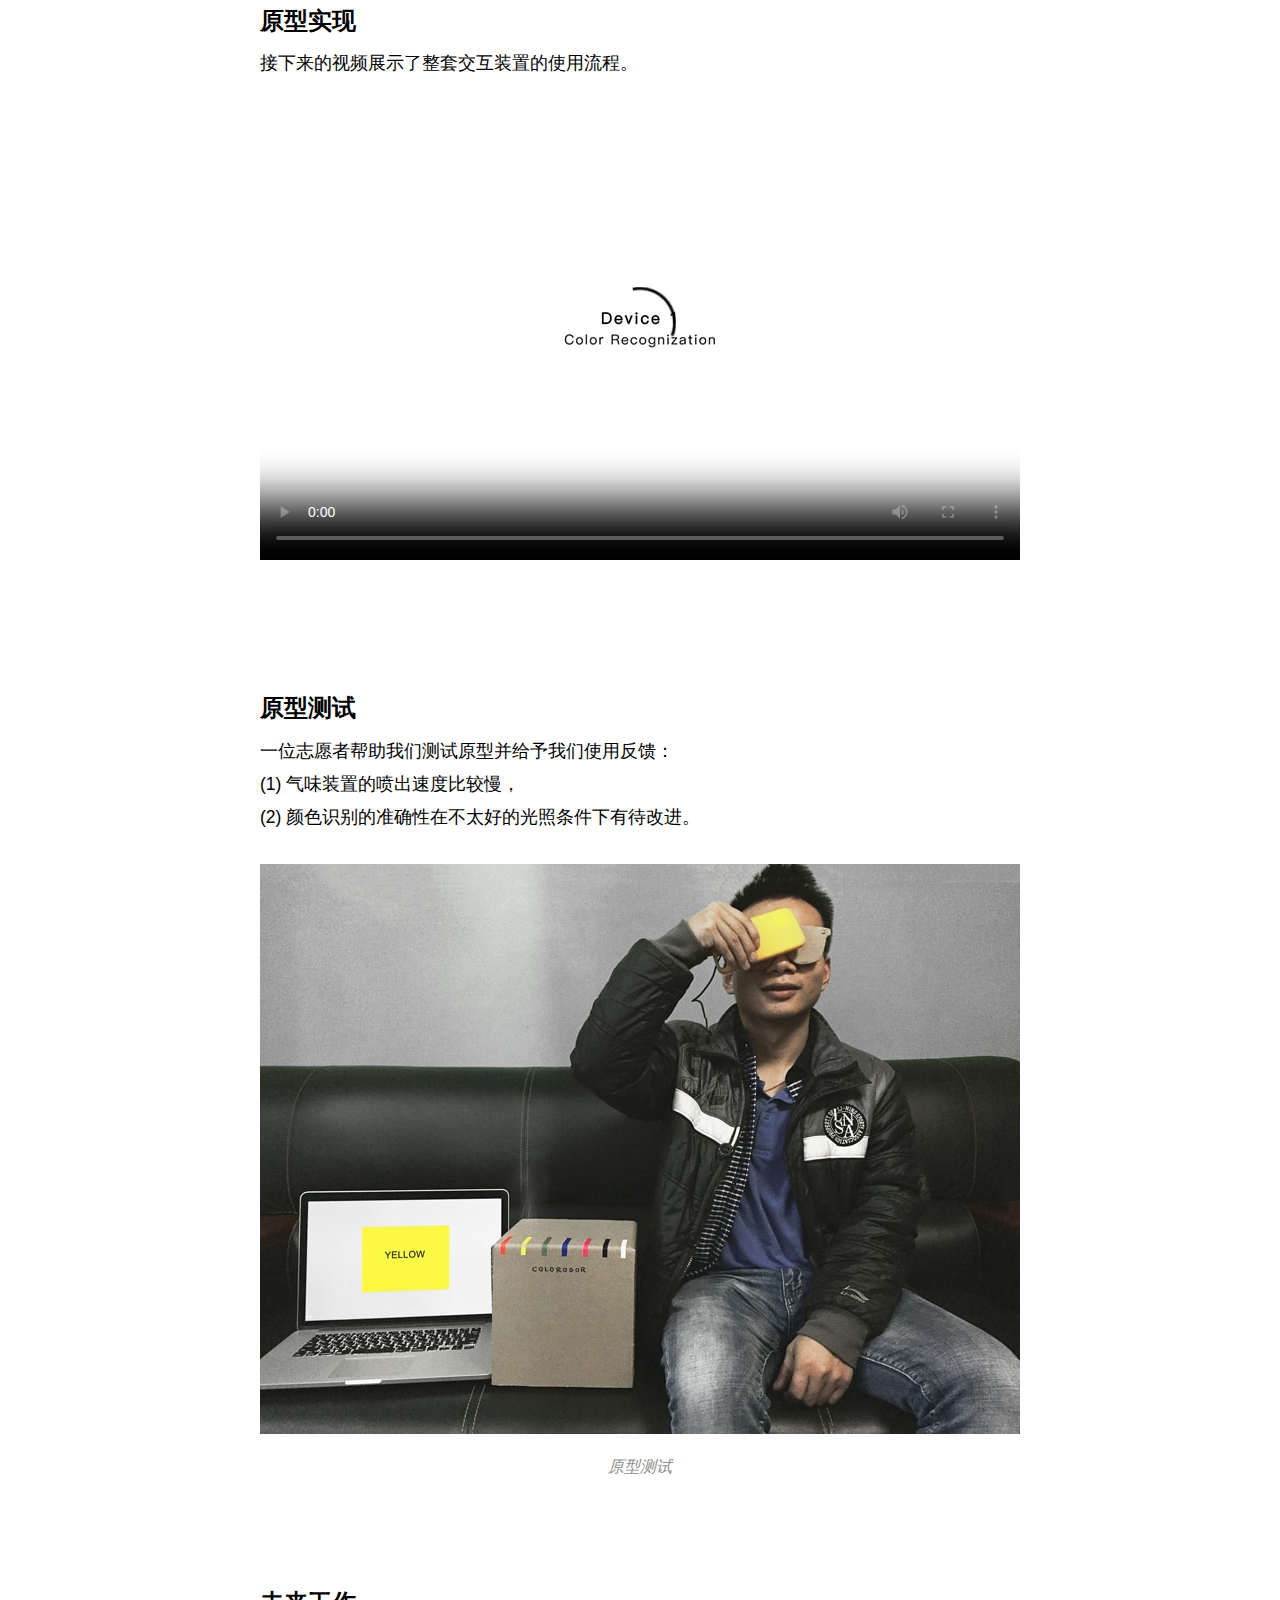
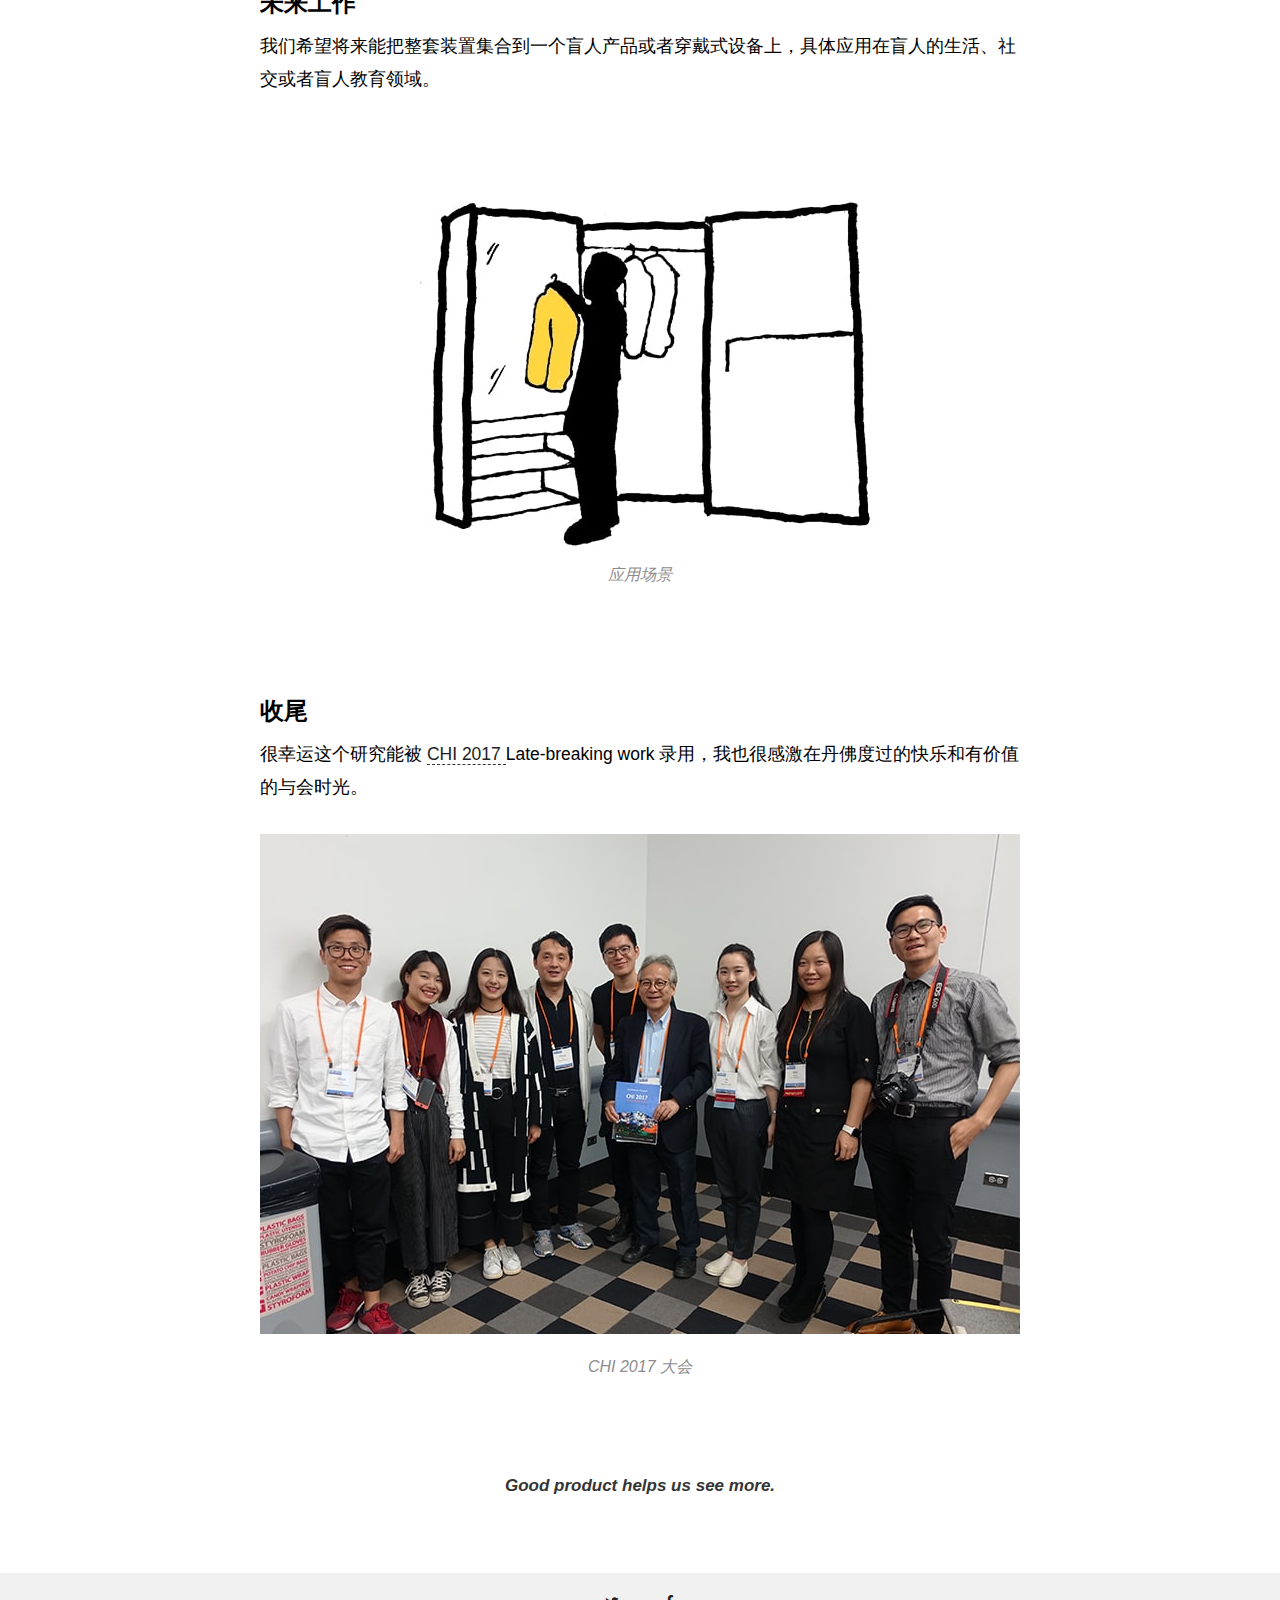
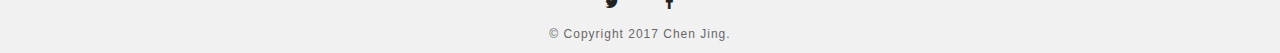
<file: colorodor.html>
<!doctype html>

<html lang="zh">
<head>

  <meta charset="utf-8">
  <title>ColorOdor</title>
  <meta name="viewport" content="width=device-width, initial-scale=1.0"/>
  <link rel="icon" type="image/png" href="img/favicon.ico" />

<!--Style-->

  <link rel="stylesheet" href="css/reset.css">
  <link rel="stylesheet" href="css/style.css">
  <link rel="stylesheet" href="css/style-responsive.css">

  <link rel="stylesheet" href="http://maxcdn.bootstrapcdn.com/font-awesome/4.3.0/css/font-awesome.min.css">

  <!--[if lt IE 9]>
  <script src="http://html5shiv.googlecode.com/svn/trunk/html5.js"></script>
  <![endif]-->

</head>

<body>
  <div class="container">
    <!--Preloader-->

    <div class="preloader" id="preloader">
        <div class="item">
          <div class="spinner">
          </div>
        </div>
    </div>

      <!--Header-->
      <header class="boxed" id="header-white">

        <div class="header-margin">

          <div class="logo"><a href="index.html"><img alt="logo"  src="img/logo-cj.png"></a></div>
          <ul class="header-nav">
            <li><a class="active" href="index-en.html">作品</a>
            </li>
            <li><a href="about-me.html">关于我</a></li>
            <li><a href="contact.html">联系</a></li>
          </ul>

          <ul class="social-icon">
            <li ><a id="language" href="colorodor-en.html">English</a></li>
          </ul>

        </div>
      </header>

      <div class="clear"></div>


      <!--Content-->

      <div class="content" id="ajax-content">


            <div style="margin: 110px auto;">
              <img src="img/full/colorodor-1-zh.jpg" width="100%">
            </div>

            <div class="text-intro" id="project-intro">

                 <div class="half-column">
                  <div class="design-thought">
                    <p style="font-weight: 400;"><span style="color: #353535; font-weight: 600;">个人思考</span>：好的产品是一个好的工具。它能增强人的能力，帮助我们看得更多。因为有些事物不能仅靠我们自身观察到，正如我们需借用镜子，来观察自己。<br/> <br/>
                    <img src="img/full/see-with-tool.jpg"><br/>
                    <span style="color: #8d8d8d;"> We see with a tool.</span>
                  </p>
                  </div>

                 </div>

                  <div class="half-column">
                    <p>
                    <span style="color: #353535; font-weight: 600; line-height: 200%;">项目信息</span> <br/>
                  - 国际顶级交互设计大会 CHI 2017 (<a style="color: #8d8d8d; border-bottom: 1px dashed #353535" href="http://dl.acm.org/citation.cfm?id=3053186" target="_blank">已收录</a>)<br/>
                  - 包容性设计<br/>
                  - 可穿戴设备<br/>
                    <br/>

                    <span style="color: #353535; font-weight: 600; line-height: 200%;">我做了</span> <br/>
                    - 相关工作调研 <br/>
                    - 原型设计和实现<br/>
                    - 用户测试<br/>
                    - 文章写作 (Prototype Design 部分)<br/>
                    <br/>

                     <span style="color: #353535; font-weight: 600; line-height: 200%;">特别感谢</span> <br/>
                      - 2位志愿者<br/>
                      - 王冠云 (指导老师)
                    </p>

                    </div>

                    <div class="clear"></div>
            </div>

            <div class="project-detail">
                <h3>概念构思</h3>
                <p>
                  经过几轮的小组讨论和相关工作调研，我们决定以嗅觉作为这次项目的出发点。因为以往大多数研究工作都集中在触觉和听觉上，较少从嗅觉角度做探索。所以，我们定义我们的目标是帮助盲人"闻颜色"。
                </p>

                <img src="img/full/concept.jpg" width="100%">
                <p id="img-intro" style="margin-top: -50px;">
                  <span>定义目标</span>
                </p>
                <br/><br/>

                <h3>下一步</h3>
                <p>
                  紧接着重要的一步是在盲人的心智模型中构建颜色 — 气味的对应关系。
                </p>
                <img src="img/full/color-odor.jpg" width="100%">
                 <p id="img-intro" style="margin-top: -70px;">
                  <span >心智中的对应关系</span>
                </p>
                <br/><br/>

                <h3>定义对应关系</h3>
                <p>
                  两位盲人志愿者参与了我们的用户研究，并帮助我们定义了 7 种基本颜色对应的气味。之后，我们购买了一些液体化学材料，调制出这 7 种气味。
                   <a style="color: #222222; border-bottom: 1px dashed #353535" href="http://ovl7aedy0.bkt.clouddn.com/colorodor.pdf">(更多细节)</a>
                </p>
                <img src="img/full/user-research.jpg" width="100%"><br/><br/>
                <p id="img-intro">
                  <span >用户研究</span>
                </p>
                <br/>
                <img src="img/full/liquid.jpg" width="100%"><br/><br/>
                <p id="img-intro">
                  <span >颜色 — 气味对应关系</span>
                </p>
                <br/><br/>

                <h3>原型设计</h3>
                <p>
                 我们使用 Arduino 和 Processing 来制作整个原型。整个系统包含 3 部分：<br/>
                  (1) 捕获图像的摄像头， <br/>
                  (2) 含有颜色识别程序的笔记本电脑，<br/>
                  (3) Arduino 控制的超声波气体喷雾装置。<br/>
                </p>
                <img src="img/full/colorodor-system.gif" width="100%">
                <p id="img-intro" style="margin-top: -90px;">
                  <span>原型设计</span>
                </p>
                <br/>
                <img src="img/full/colorodor-system.jpg" width="100%"><br/><br/>
                <p id="img-intro">
                  <span>原型系统</span>
                </p>
                <br/><br/>


                <h3>原型实现</h3>
                <p>
                  接下来的视频展示了整套交互装置的使用流程。<br/>
                </p>
                <video width="760" height="450" poster="img/full/system.jpg" controls="controls">
                    <source src="https://colorodor.oss-cn-beijing.aliyuncs.com/colorodor-compress.mp4" type="video/mp4" />
                </video><br/><br/><br/>
                <br/><br/>
                <br/><br/>

                <h3>原型测试</h3>
                <p>
                  一位志愿者帮助我们测试原型并给予我们使用反馈： <br/>
                  (1) 气味装置的喷出速度比较慢， <br/>
                  (2) 颜色识别的准确性在不太好的光照条件下有待改进。 <br/>
                  <p></p>
                  <img src="img/full/user-testing.jpg" width="100%"><br/><br/>
                  <p id="img-intro">
                    <span >原型测试</span>
                  </p>
                </p>
                <br/><br/>


                <h3>未来工作</h3>
                <p>
                  我们希望将来能把整套装置集合到一个盲人产品或者穿戴式设备上，具体应用在盲人的生活、社交或者盲人教育领域。<br/>
                  <p></p>
                  <img src="img/full/future-work.jpg" width="100%"><br/>
                  <p id="img-intro" style="margin-top: -70px;">
                    <span >应用场景</span>
                  </p>
                </p>
                <br/><br/>

                <h3>收尾</h3>
                <p>
                  很幸运这个研究能被 <a style="color: #222222; border-bottom: 1px dashed #353535" href="https://coding.net/s/2b25c26e-a267-4cd4-ba0b-b
                  52f3533ba5b" target="_blank">CHI 2017 </a> Late-breaking work 录用，我也很感激在丹佛度过的快乐和有价值的与会时光。<br/>

                  <p></p>
                  <img src="img/full/chi2017.jpg" width="100%"><br/><br/>
                  <p id="img-intro">
                    <span >CHI 2017 大会</span>
                  </p>
                </p>
                <br/><br/><br/><br/>
                <div>
                    <p style="font-style: italic; font-size:17px; text-align: center; color: #353535; font-weight: 600; line-height: 200%;">
                    Good product helps us see more.
                  </p>
                 </div>

              <div class="clear"></div>
            </div>
      </div>


      <!--Footer-->

      <footer>

        <div class="footer-margin">
          <div class="social-footer">
            <a href="https://twitter.com/_Chen_Jing" target="_blank" ><i class="fa fa-twitter"></i></a>
            <a href="https://www.facebook.com/jing.chen.108889" target="_blank" ><i class="fa fa-facebook"></i></a>
          </div>
          <div class="copyright">© Copyright 2017 Chen Jing.</div>

        </div>
      </footer>

  </div>

<!--Scripts-->

  <script src="js/jquery.min.js"></script>
  <script src="js/jquery.easing.min.js"></script>
  <script src="js/modernizr.custom.42534.js" type="text/javascript"></script>
  <script src="js/jquery.waitforimages.js" type="text/javascript"></script>
  <script src="js/imagesloaded.pkgd.min.js" type="text/javascript"></script>
  <script src="js/jquery.jkit.1.2.16.min.js"></script>

  <script src="js/script.js" type="text/javascript"></script>

  <script>
    $('#button, #buttons').on('click', function() {
      $( ".opacity-nav" ).fadeToggle( "slow", "linear" );
    // Animation complete.
    });
  </script>


</body>
</html>
</file>
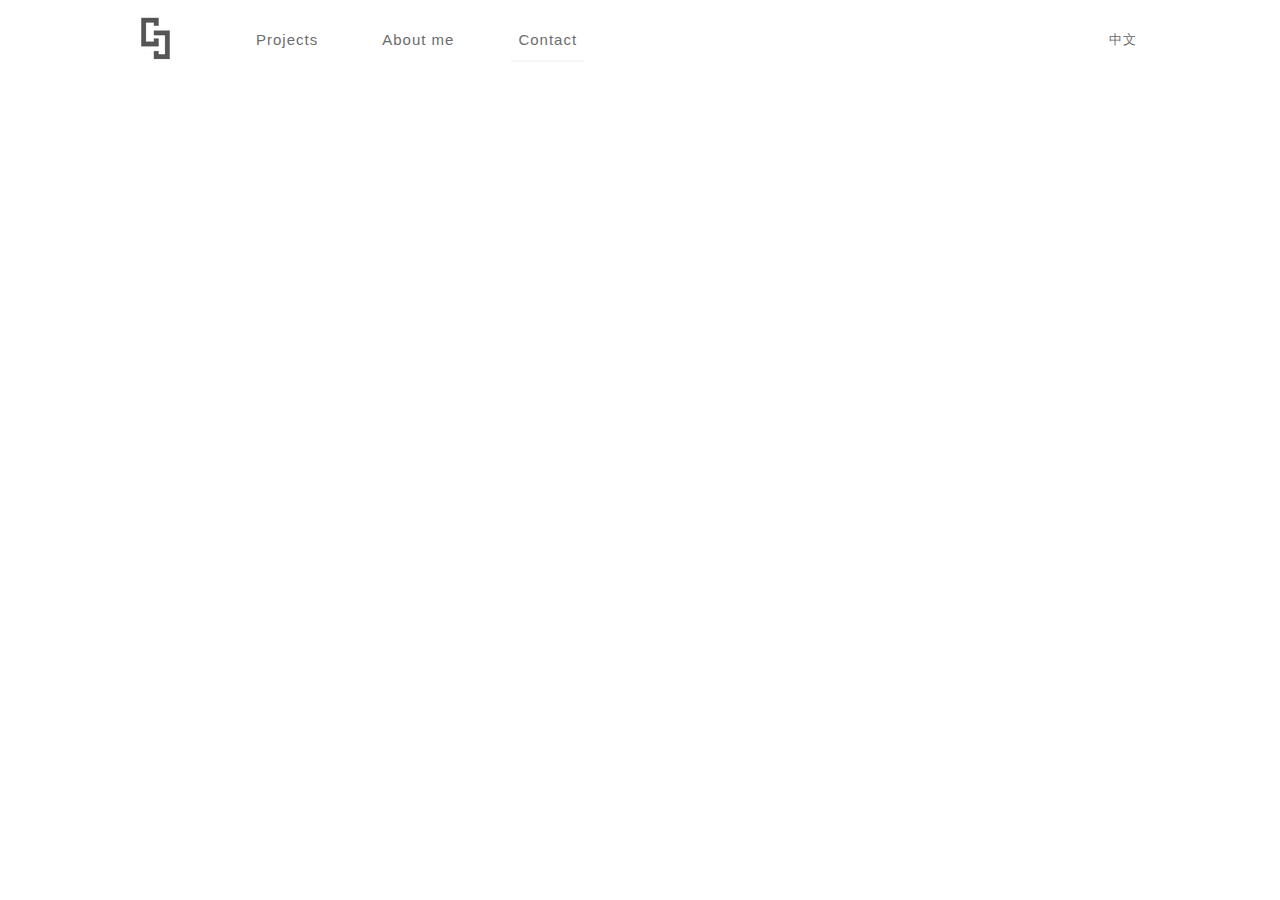
<file: contact-en.html>
<!doctype html>

<html lang="en">
<head>

  <meta charset="utf-8">
  <title>Contact</title>
  <meta name="viewport" content="width=device-width, initial-scale=1.0"/>
  <link rel="icon" type="image/ico" href="img/favicon.ico" />

<!--Style-->

  <link rel="stylesheet" href="css/reset.css">
  <link rel="stylesheet" href="css/style.css">
  <link rel="stylesheet" href="css/style-responsive.css">  
  <link rel="stylesheet" href="http://maxcdn.bootstrapcdn.com/font-awesome/4.3.0/css/font-awesome.min.css">
  
  <!--[if lt IE 9]>
  <script src="http://html5shiv.googlecode.com/svn/trunk/html5.js"></script>
  <![endif]-->
  
</head>

<body>

<!--Preloader-->
<div class="preloader" id="preloader">
    <div class="item">
      <div class="spinner">
      </div>
    </div>
</div>

  <!--Header-->
  <header class="boxed" id="header-white">

    <div class="header-margin">

      <div class="logo"><a href="index-en.html"><img alt="logo"  src="img/logo-cj.png"></a></div>
      <ul class="header-nav">
        <li><a href="index-en.html">Projects</a>
        </li>
        <li><a href="about-me-en.html">About me</a></li>
        <li><a class="active" href="contact-en.html">Contact</a></li>
      </ul>

      <ul class="social-icon">
        <li ><a id="language" href="contact.html">中文</a></li>
      </ul>

    </div>
  </header>

  <div class="clear"></div>

  <!--Content-->

  <div class="content" id="ajax-content">
        <div class="text-intro">
            <h1>Contact</h1>
            <div class="one-column">
              <p>
                <img src="img/email-me.jpg" width="100%">
              </p>
            </div>
            <div class="two-column">
              <p>From tomorrow on,<br>
                  Write to each of my dear ones,<br>
                  Telling them of my happiness what the
                  lightening of happiness has told me.<br>
                  I will spread it to each of them.<br>
              </p> 
              <p style="margin-top: 10px;">-- Hai Zi (1964-1989)</p> 

              <p style="margin-top: 30px;">I am very happy to hear from you.<br>
              <a style="color: #8d8d8d; border-bottom: 1px dashed #353535" href="mailto:chenjingdesign@outlook.com" target="_top"><span style="color: #353535; font-weight: 600">chenjingdesign@outlook.com</span></a>
            </div>

        </div>       
  </div>

  <!--Footer-->
  <footer>

    <div class="footer-margin">
      <div class="social-footer">
       <a href="https://twitter.com/_Chen_Jing"><i class="fa fa-twitter"></i></a>
       <a href="https://www.facebook.com/jing.chen.108889"><i class="fa fa-facebook"></i></a>
      </div>     
      <div class="copyright">© Copyright 2017 Chen Jing.</div>
          
    </div>


  </footer>


<!--Scripts-->

  <script src="js/jquery.min.js"></script>
	<script src="js/jquery.easing.min.js"></script>
	<script src="js/modernizr.custom.42534.js" type="text/javascript"></script>
  <script src="js/jquery.waitforimages.js" type="text/javascript"></script>
  <script src="js/imagesloaded.pkgd.min.js" type="text/javascript"></script>    
  <script src="js/jquery.jkit.1.2.16.min.js"></script>
 
  <script src="js/script.js" type="text/javascript"></script>
  
	<script>
    $('#button, #buttons').on('click', function() {
      $( ".opacity-nav" ).fadeToggle( "slow", "linear" );
    // Animation complete.
    });
  </script>


</body>
</html>
</file>
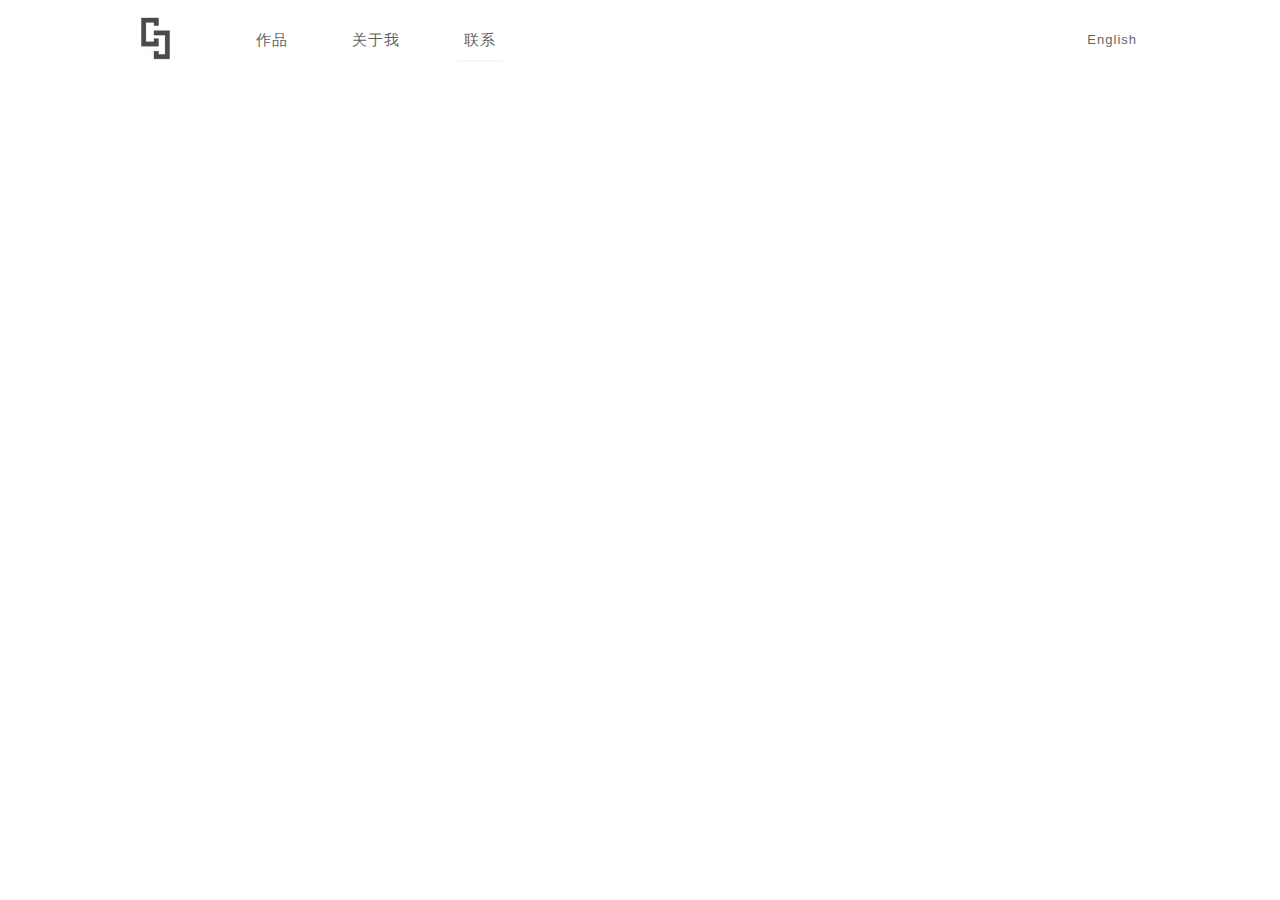
<file: contact.html>
<!doctype html>

<html lang="zh">
<head>

  <meta charset="utf-8">
  <title>联系</title>
  <meta name="viewport" content="width=device-width, initial-scale=1.0"/>
  <link rel="icon" type="image/ico" href="img/favicon.ico" />

<!--Style-->

  <link rel="stylesheet" href="css/reset.css">
  <link rel="stylesheet" href="css/style.css">
  <link rel="stylesheet" href="css/style-responsive.css">  
  <link rel="stylesheet" href="http://maxcdn.bootstrapcdn.com/font-awesome/4.3.0/css/font-awesome.min.css">
  
  <!--[if lt IE 9]>
  <script src="http://html5shiv.googlecode.com/svn/trunk/html5.js"></script>
  <![endif]-->
  
</head>

<body>
    <!--Preloader-->
    <div class="preloader" id="preloader">
        <div class="item">
          <div class="spinner">
          </div>
        </div>
    </div>

    <!--Header-->
    <header class="boxed" id="header-white">

        <div class="header-margin">

          <div class="logo"><a href="index.html"><img alt="logo"  src="img/logo-cj.png"></a></div>
          <ul class="header-nav">
            <li><a href="index.html">作品</a>
            </li>
            <li><a href="about-me.html">关于我</a></li>
            <li><a class="active"  href="contact.html">联系</a></li>
          </ul>

          <ul class="social-icon">
            <li ><a id="language" href="contact-en.html">English</a></li>
          </ul>

        </div>
    </header>

    <div class="clear"></div>

    <!--Content-->
    <div class="content" id="ajax-content">
      <div class="text-intro">
         <h1>联系</h1>
            <div class="one-column">
              <p>
                <img src="img/email-me.jpg" width="100%">
              </p>
            </div>
            <div class="two-column">
              <p>从明天起，
                和每一个亲人通信<br>
                告诉他们我的幸福<br>
                那幸福的闪电告诉我的<br>
                我将告诉每一个人<br>
              </p> 
              <p style="margin-top: 10px;">--  海子 (1964-1989)</p> 

              <p style="margin-top: 40px;">非常期待您的来信！<br>
              <a style="color: #8d8d8d; border-bottom: 1px dashed #353535" href="mailto:chenjingdesign@outlook.com" target="_top"><span style="color: #353535; font-weight: 600">chenjingdesign@outlook.com</span></a>
              </p>
            </div>        
      </div>         
    </div>

    <!--Footer-->
    <footer>
      <div class="footer-margin">
        <div class="social-footer">
            <a href="https://twitter.com/_Chen_Jing"><i class="fa fa-twitter"></i></a>
            <a href="https://www.facebook.com/jing.chen.108889"><i class="fa fa-facebook"></i></a>
        </div>     
        <div class="copyright">© Copyright 2017 Chen Jing.</div>   
      </div>
    </footer>

<!--Scripts-->

  <script src="js/jquery.min.js"></script>
	<script src="js/jquery.easing.min.js"></script>
	<script src="js/modernizr.custom.42534.js" type="text/javascript"></script>
  <script src="js/jquery.waitforimages.js" type="text/javascript"></script>
  <script src="js/imagesloaded.pkgd.min.js" type="text/javascript"></script>    
  <script src="js/jquery.jkit.1.2.16.min.js"></script>
 
  <script src="js/script.js" type="text/javascript"></script>
  
	<script>
    $('#button, #buttons').on('click', function() {
      $( ".opacity-nav" ).fadeToggle( "slow", "linear" );
    // Animation complete.
    });
  </script>


</body>
</html>
</file>
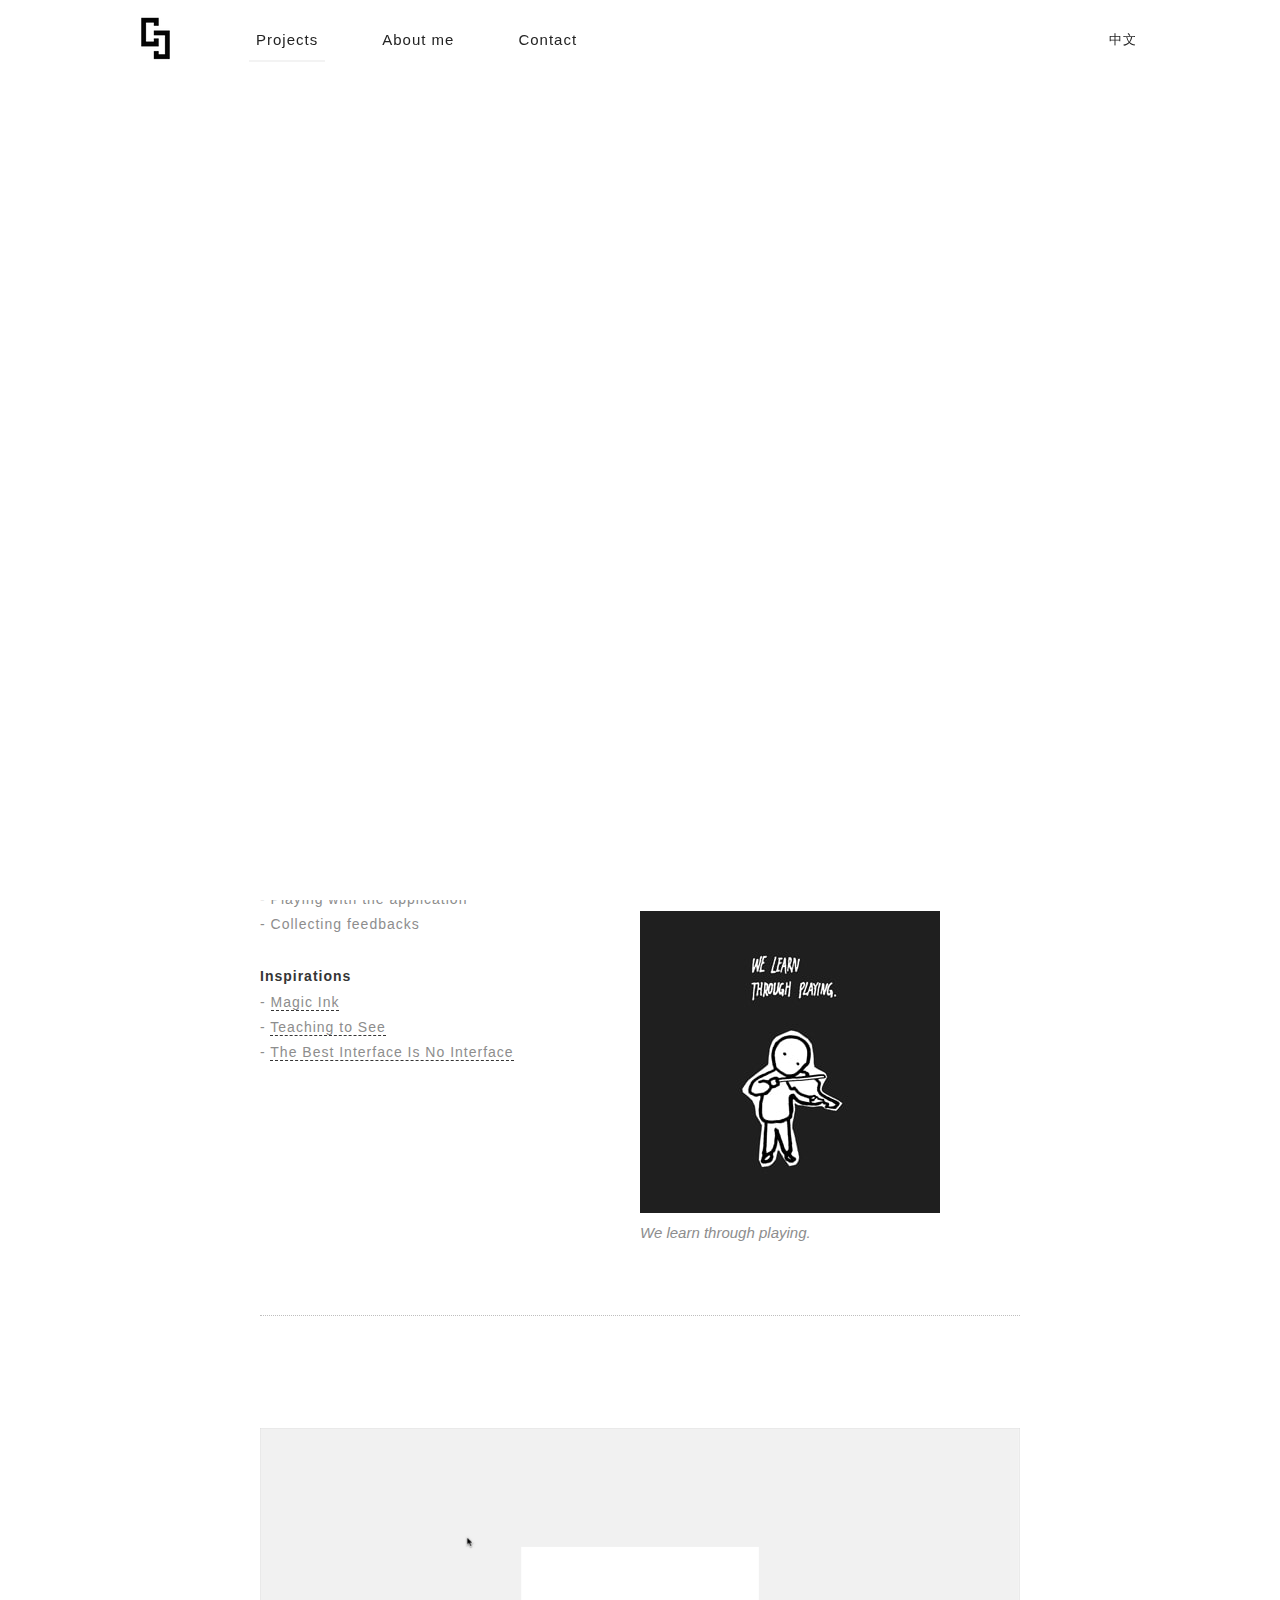
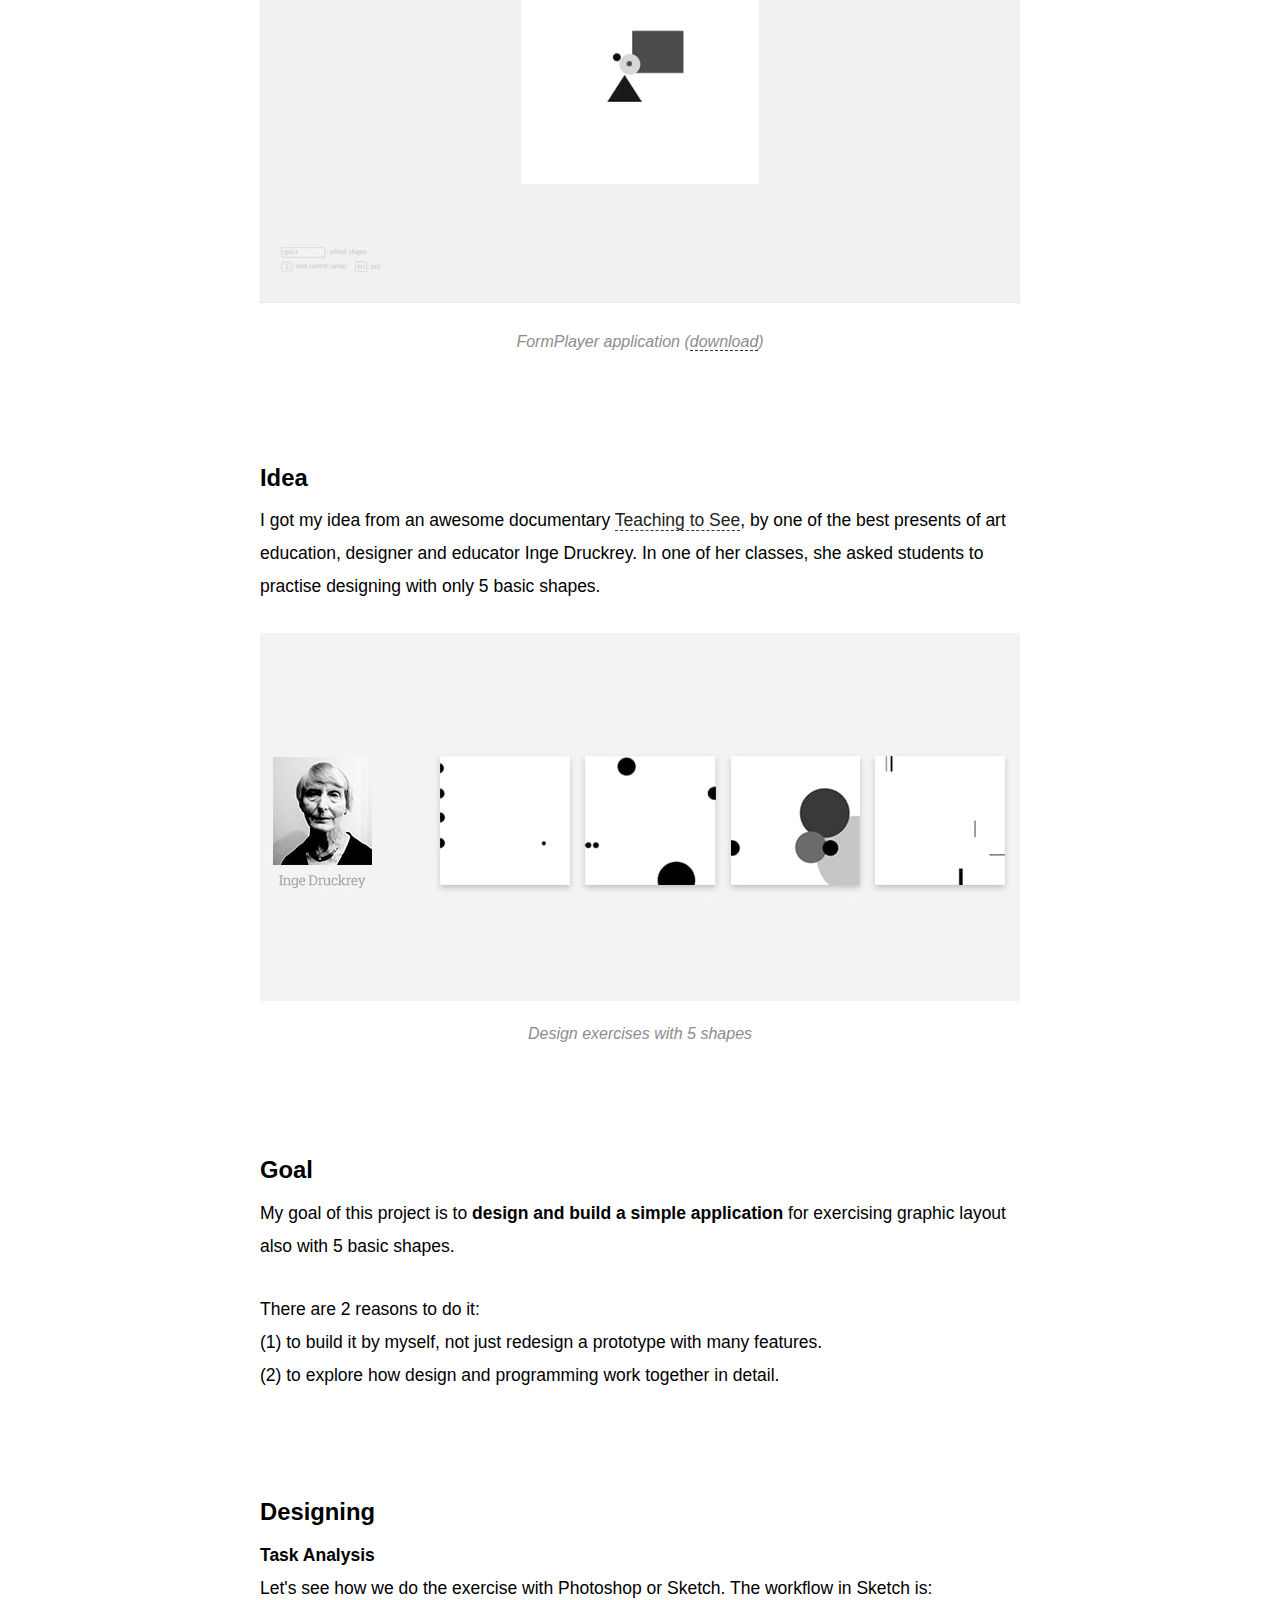
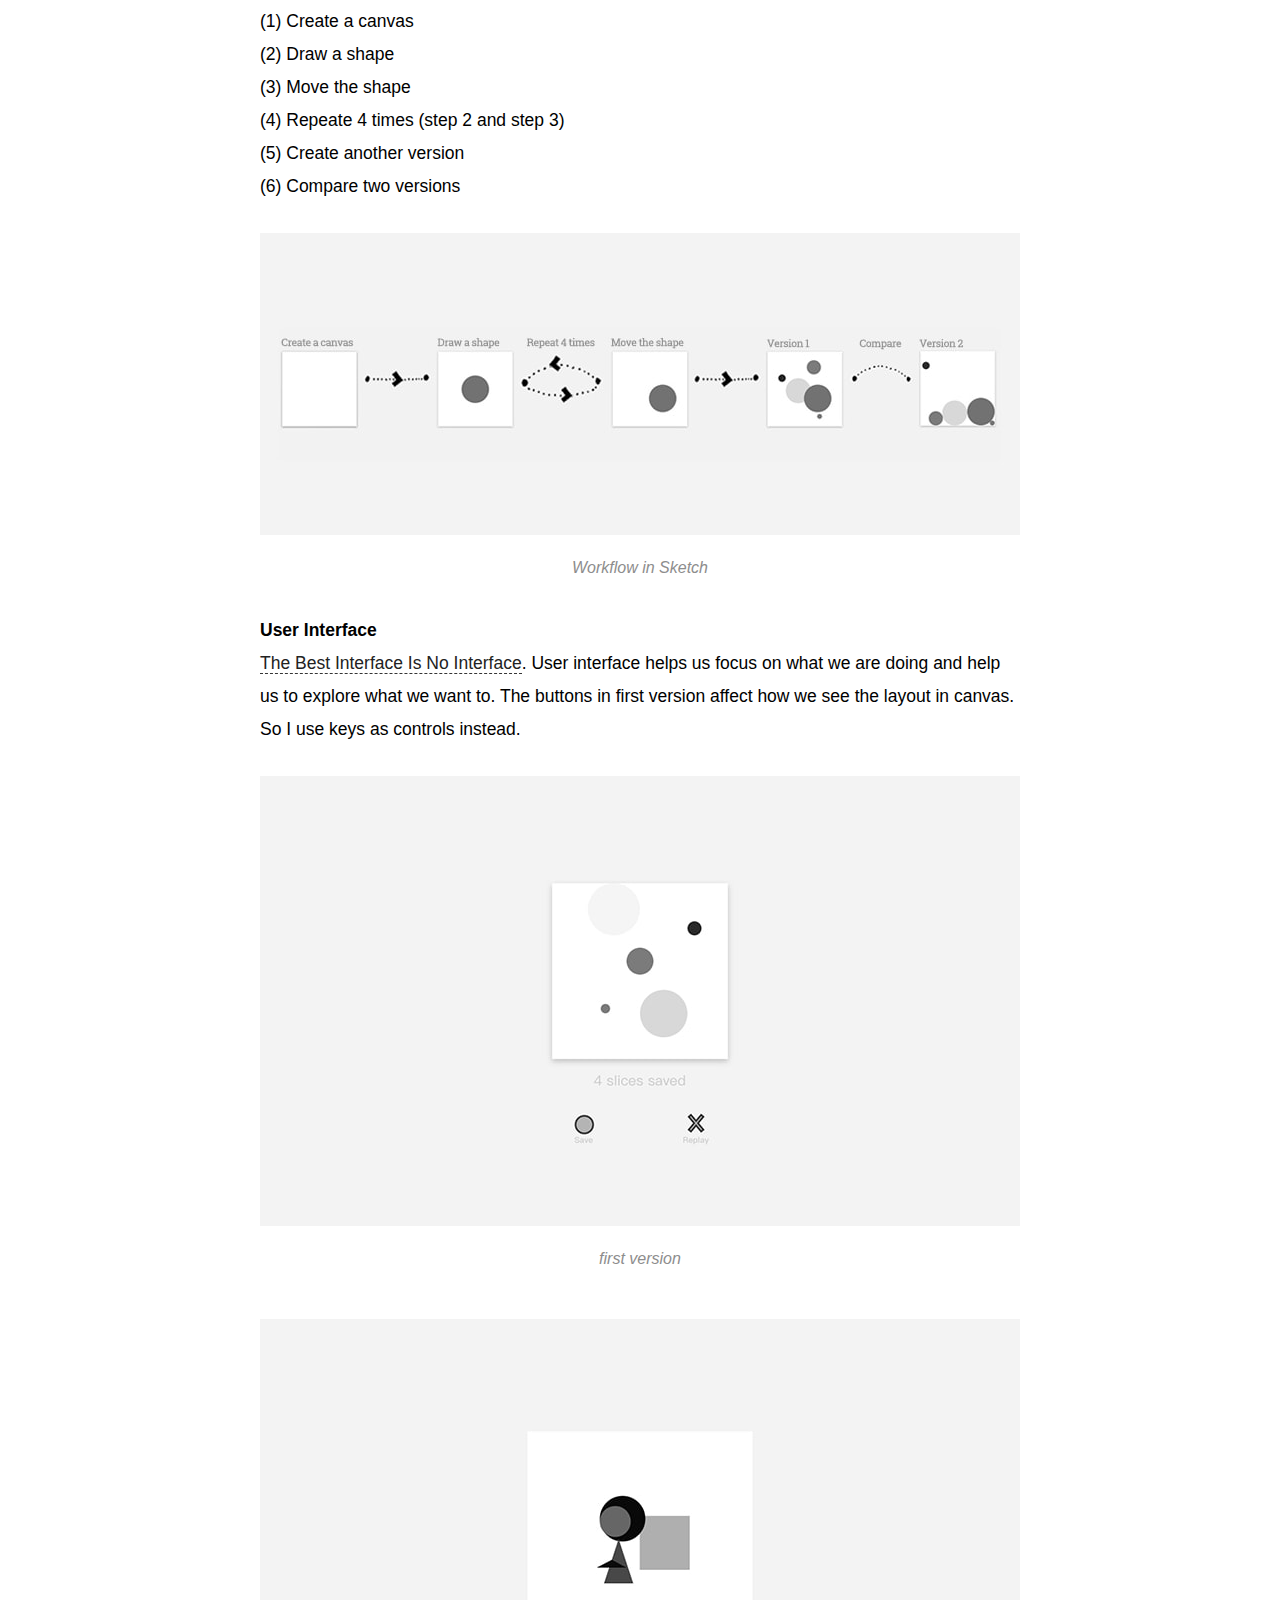
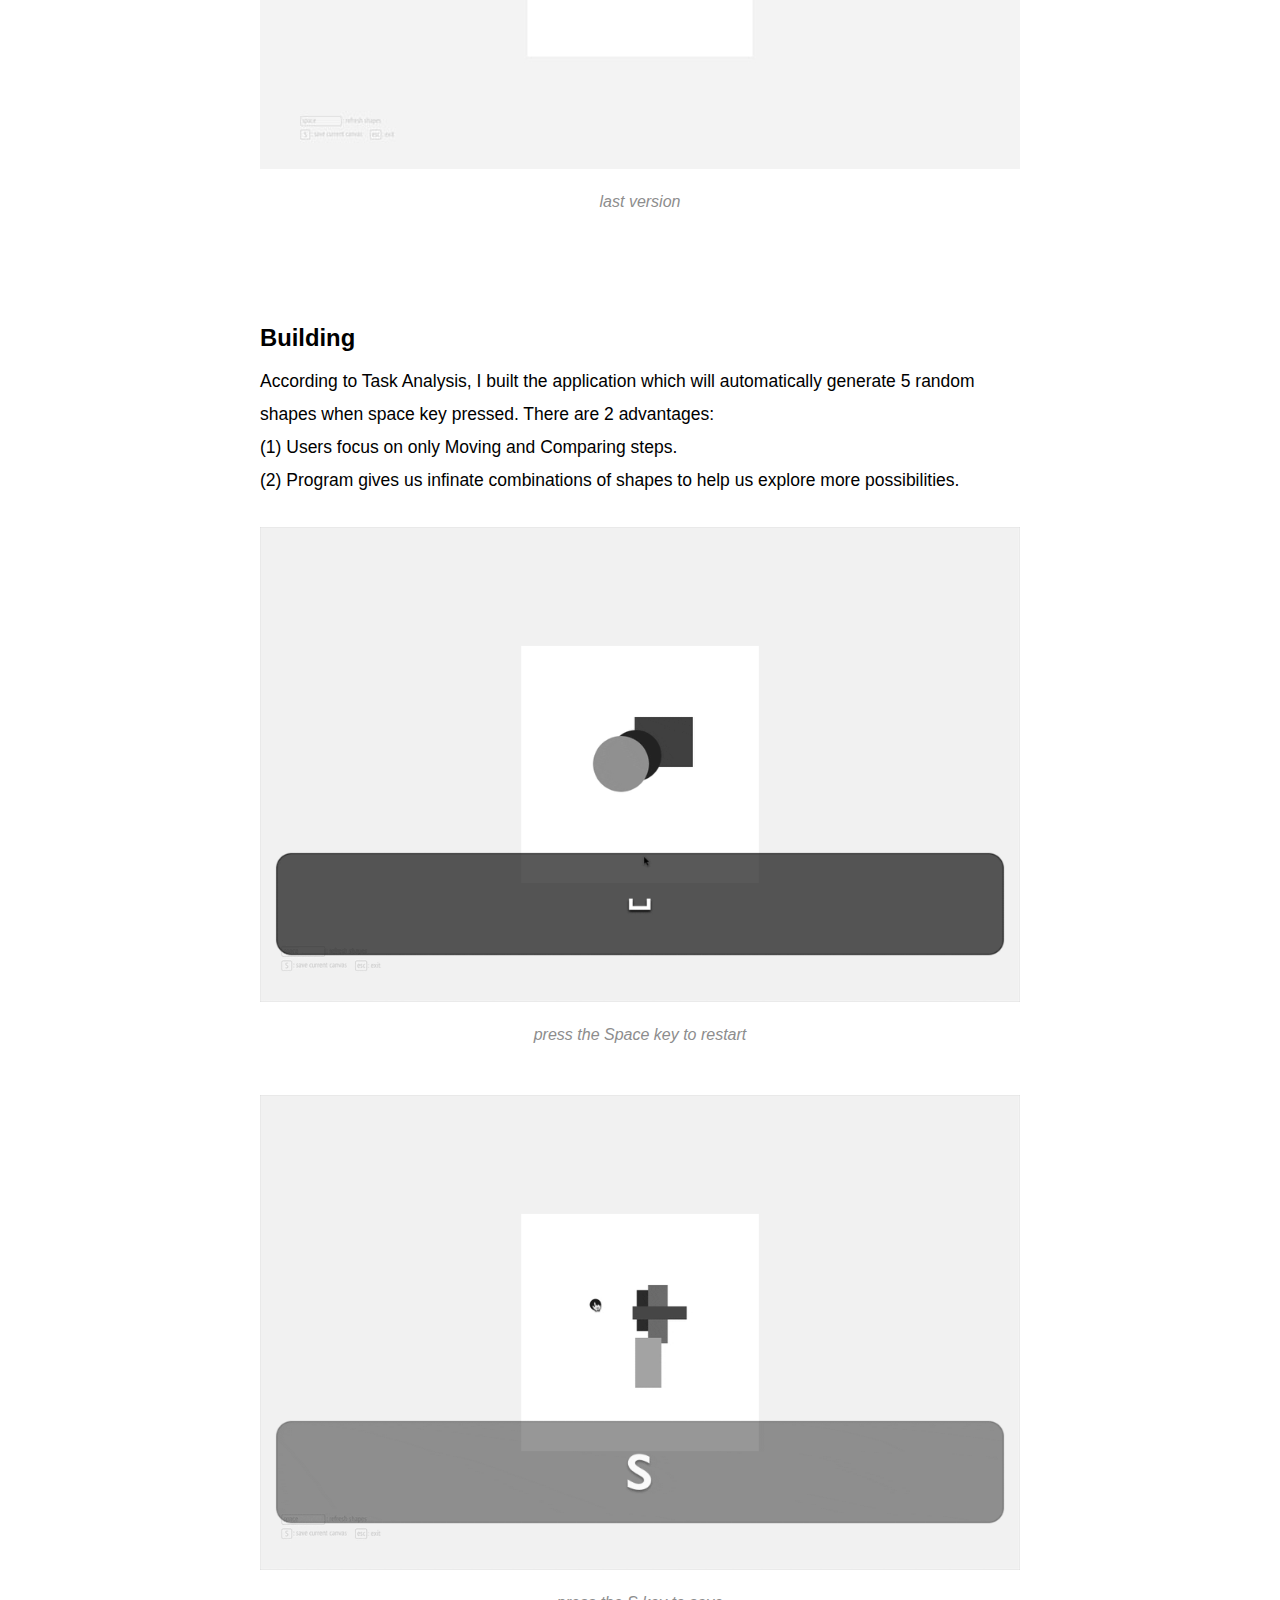
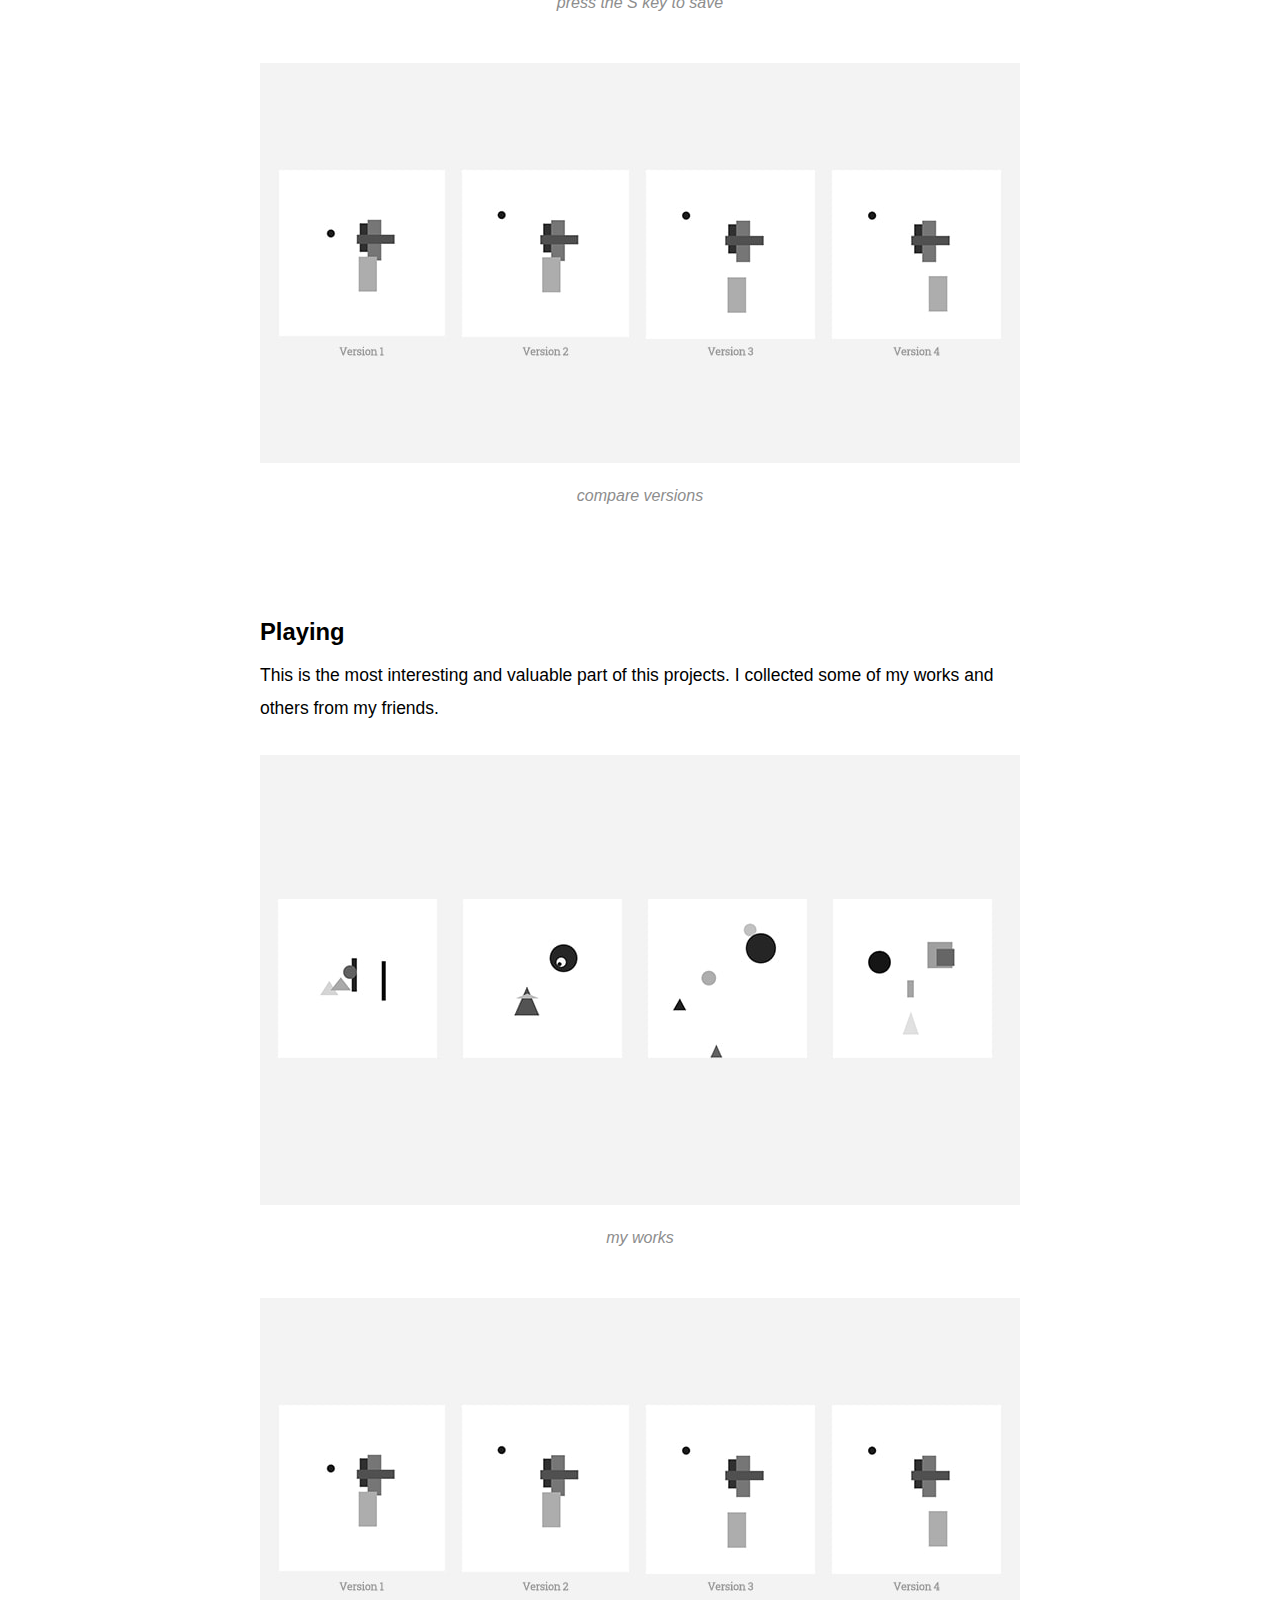
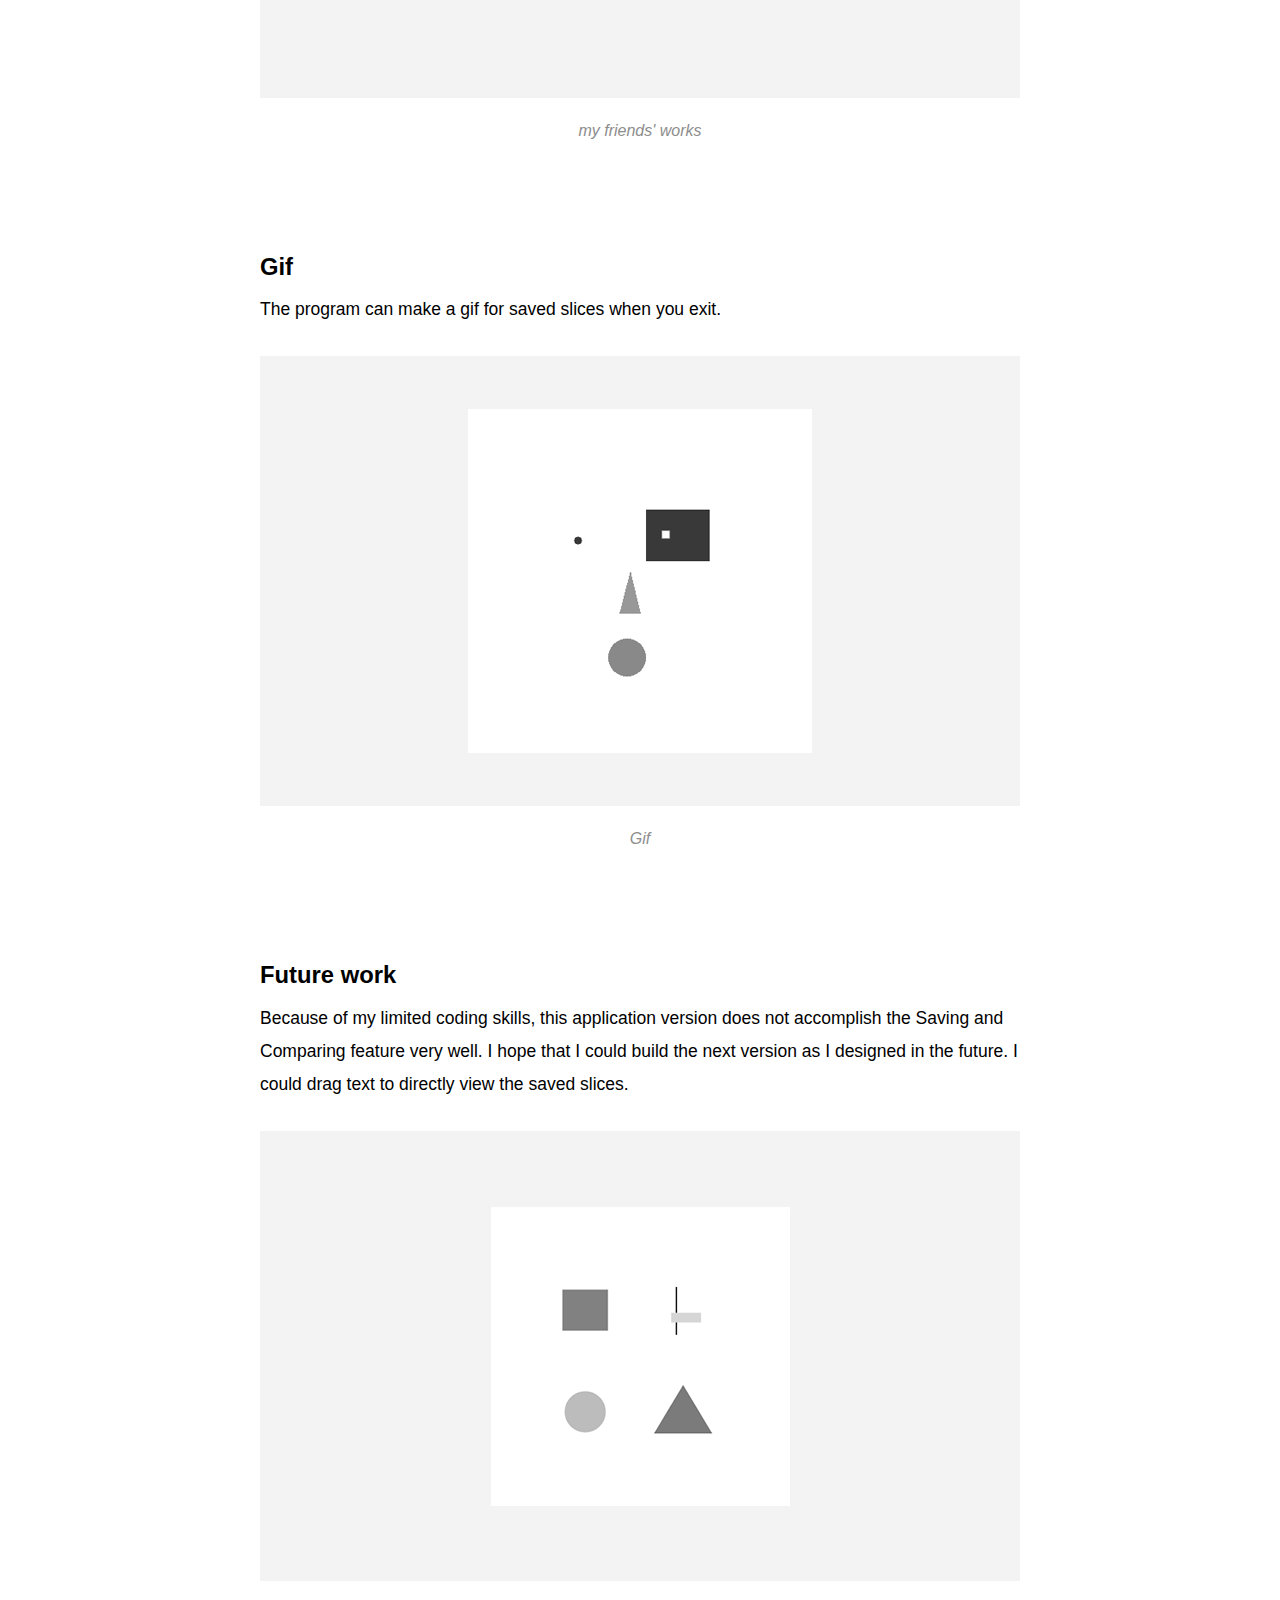
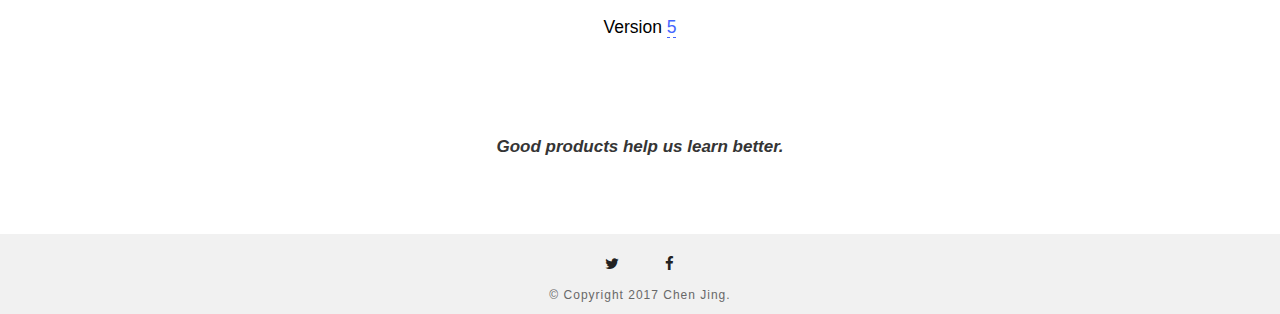
<file: formplayer-en.html>
<!doctype html>

<html lang="en">
<head>

  <meta charset="utf-8">
  <title>FormPlayer</title>
  <meta name="viewport" content="width=device-width, initial-scale=1.0"/>
  <link rel="icon" type="image/png" href="img/favicon.ico" />

<!--Style-->

  <link rel="stylesheet" href="css/reset.css">
  <link rel="stylesheet" href="css/style.css">
  <link rel="stylesheet" href="css/style-responsive.css">

  <link rel="stylesheet" href="http://maxcdn.bootstrapcdn.com/font-awesome/4.3.0/css/font-awesome.min.css">

      <!-- Tangle -->
    <script type="text/javascript" src="js/Tangle.js"></script>

    <!-- TangleKit (optional) -->
    <link rel="stylesheet" href="js/TangleKit/TangleKit.css" type="text/css">
    <script type="text/javascript" src="js/TangleKit/mootools.js"></script>
    <script type="text/javascript" src="js/TangleKit/sprintf.js"></script>
    <script type="text/javascript" src="js/TangleKit/BVTouchable.js"></script>
    <script type="text/javascript" src="js/TangleKit/TangleKit.js"></script>


  <!--[if lt IE 9]>
  <script src="http://html5shiv.googlecode.com/svn/trunk/html5.js"></script>
  <![endif]-->


<!-- drag text to change slices -->
    <script type="text/javascript">

        function changeImage(a) {
        document.getElementById("slices").src=a;
    }


        function setUpTangle () {


            var element = document.getElementById("versions");

            var tangle = new Tangle(element, {
                initialize: function () {
                    this.cookies = 5;

                },
                update: function () {
                    if (this.cookies == 1) {
                        changeImage("img/full/slice1.gif");
                    }
                    if (this.cookies == 2) {
                        changeImage("img/full/slice2.gif");
                    }
                    if (this.cookies == 3) {
                        changeImage("img/full/slice3.gif");
                    }
                    if (this.cookies == 4) {
                        changeImage("img/full/slice4.gif");
                    }
                    if (this.cookies == 5) {
                        changeImage("img/full/slice5.gif");
                    }
                }
            });
        }

    </script>
</head>

<body onload="setUpTangle();">
  <div class="container">
    <!--Preloader-->

    <div class="preloader" id="preloader">
        <div class="item">
          <div class="spinner">
          </div>
        </div>
    </div>

      <!--Header-->
      <header class="boxed" id="header-white">

        <div class="header-margin">

          <div class="logo"><a href="index-en.html"><img alt="logo"  src="img/logo-cj.png"></a></div>
          <ul class="header-nav">
            <li><a class="active" href="index-en.html">Projects</a>
            </li>
            <li><a href="about-me-en.html">About me</a></li>
            <li><a href="contact-en.html">Contact</a></li>
          </ul>

          <ul class="social-icon">
            <li ><a id="language" href="formplayer.html">中文</a></li>
          </ul>

        </div>
      </header>

      <div class="clear"></div>


      <!--Content-->

      <div class="content" id="ajax-content">


            <div style="margin: 110px auto;">
              <img src="img/full/formplayer-1.jpg" width="100%">
            </div>

            <div class="text-intro" id="project-intro">

                 <div class="half-column">
                  <div class="design-thought">
                    <p><span style="color: #353535; font-weight: 600; line-height: 200%;">My thoughts</span>:
                    "Play is the highest form of research." said Albert Einstein. Nowadays, we pay more attention on machine learninig, rather than augmenting human intellect with machine. However, we can use computers for not only games, entertainments, shopping and so on, but also more importantly learning. Computer technology should make us, especially kids, smarter.<br/> <br/>
                    <img src="img/full/learn-through-play.jpg"><br/>
                    <span style="color: #8d8d8d;"> We learn through playing.</span>
                  </p>
                  </div>

                 </div>

    		          <div class="half-column">
    		            <p>
                    <span style="color: #353535; font-weight: 600; line-height: 200%;">Project info</span> <br/>
                  - Interactive software<br/>
                  - User interface<br/>
                  - <a style="color: #8d8d8d; border-bottom: 1px dashed #353535" href=" https://processing.org/" target="_blank">Processing 3</a>
                    <br/>
                    <br/>

                    <span style="color: #353535; font-weight: 600; line-height: 200%;">What I did</span> <br/>
                    - Building the application<br/>
                    - Playing with the application<br/>
                    - Collecting feedbacks<br/>
                    <br/>

                    <span style="color: #353535; font-weight: 600; line-height: 200%;">Inspirations</span> <br/>
                      - <a style="color: #8d8d8d; border-bottom: 1px dashed #353535" href="http://worrydream.com/MagicInk/" target="_blank">Magic Ink</a><br/>
                      - <a style="color: #8d8d8d; border-bottom: 1px dashed #353535" href="https://movie.douban.com/subject/20274060/?from=tag_all" target="_blank">Teaching to See</a><br/>
                      - <a style="color: #8d8d8d; border-bottom: 1px dashed #353535" href="https://book.douban.com/subject/26350879/" target="_blank">The Best Interface Is No Interface</a><br/>
      		          </p>

      		          </div>

                    <div class="clear"></div>
            </div>

		        <div class="project-detail">
                <br><br><br><br><br><br><br><br>
                <img src="img/full/formplayer.gif" width="100%">
                <p id="img-intro" style="margin-top: 20px;">
                  <span>FormPlayer application (<a style="color: #8d8d8d; border-bottom: 1px dashed #353535" href="https://share.weiyun.com/db5c2ae8bae83e1ced08eba5774c96c3" target="_blank">download</a>)</span>
                </p>
                <br>
                <br>

                <h3>Idea</h3>
                <p>
                  I got my idea from an awesome documentary  <a style="color: #222222; border-bottom: 1px dashed #353535" href="https://movie.douban.com/subject/20274060/?from=tag_all" target="_blank">Teaching to See</a>, by one of the best presents of art education, designer and educator Inge Druckrey. In one of her classes, she asked students to practise designing with only 5 basic shapes.<br>

                </p>
                <img src="img/full/studentworks.jpg" width="100%"><br/><br/>
                <p id="img-intro">
                  <span>Design exercises with 5 shapes</span>
                </p>


                <br/><br/>

                <h3>Goal</h3>
                <p>
                  My goal of this project is to <span style="font-weight: 600;">design and build a simple application </span>for exercising graphic layout also with 5 basic shapes.
                </p>
                <p>There are 2 reasons to do it: <br/>
                  (1) to build it by myself, not just redesign a prototype with many features.<br/>
                  (2) to explore how design and programming work together in detail. <br/></p>
                <br/><br/>

                <h3>Designing</h3>

                <p><span style="font-weight: 600;">Task Analysis</span><br>
                  Let's see how we do the exercise with Photoshop or Sketch. The workflow in Sketch is:<br/>
                  (1) Create a canvas<br/>
                  (2) Draw a shape<br/>
                  (3) Move the shape<br/>
                  (4) Repeate 4 times (step 2 and step 3)<br/>
                  (5) Create another version<br/>
                  (6) Compare two versions<br/>
                </p>
                <img src="img/full/workflow-in-sketch.jpg" width="100%"><br/><br/>
                <p id="img-intro">
                  <span >Workflow in Sketch</span>
                </p>

                <p><span style="font-weight: 600;">User Interface </span><br><a style="color: #222222; border-bottom: 1px dashed #353535" href="https://book.douban.com/subject/26350879/" target="_blank">The Best Interface Is No Interface</a>. User interface helps us focus on what we are doing and help us to explore what we want to. The buttons in first version affect how we see the layout in canvas. So I use keys as controls instead.

                </p>
                <img src="img/full/user-interface-v1.jpg" width="100%"><br/><br/>
                <p id="img-intro">
                  <span >first version</span>
                </p>
                <br/>
                <img src="img/full/user-interface-last.jpg" width="100%"><br/><br/>
                <p id="img-intro">
                  <span >last version</span>
                </p>
                <br/><br/>

                <h3>Building</h3>
                <p>
                  According to Task Analysis, I built the application which will automatically generate 5 random shapes when space key pressed.
                  There are 2 advantages:<br>
                  (1) Users focus on only Moving and Comparing steps.<br>
                  (2) Program gives us infinate combinations of shapes to help us explore more possibilities.<br>

                </p>
                <img src="img/full/randomGenerate.gif" width="100%"><br/><br/>
                <p id="img-intro">
                  <span>press the Space key to restart</span>
                </p>
                <br/>
                <img src="img/full/save.gif" width="100%"><br/><br/>
                <p id="img-intro">
                  <span >press the S key to save</span>
                </p>
                <br/>
                <img src="img/full/compare.jpg" width="100%"><br/><br/>
                <p id="img-intro">
                  <span >compare versions</span>
                </p>
                <br/><br/>


                <h3>Playing</h3>
                <p> This is the most interesting and valuable part of this projects. I collected some of my works and others from my friends.
                </p>
                <img src="img/full/myplay.jpg" width="100%"><br/><br/>
                <p id="img-intro">
                  <span >my works</span>
                </p>
                <br/>
                <img src="img/full/compare.jpg" width="100%"><br/><br/>
                <p id="img-intro">
                <span >my friends' works</span>
                </p>
                <br/><br/>

                <h3>Gif</h3>
                <p>
                  The program can make a gif for saved slices when you exit.
                  <p></p>
                  <img src="img/full/gif.gif" width="100%"><br/><br/>
                  <p id="img-intro">
                    <span>Gif</span>
                  </p>
                </p>
                <br/><br/>

                <h3>Future work</h3>
                <p>
                Because of my limited coding skills, this application version does not accomplish the Saving and Comparing feature very well. I hope that I could build the next version as I designed in the future. I could drag text to directly view the saved slices.
                <br/>
                <div>
                    <img id="slices" src="img/full/slice1.gif">
                </div>
                <br/><br/>
                <p id="versions" style="text-align: center" >
                  Version <span data-var="cookies" class="TKAdjustableNumber" data-min="1" data-max="5"></span>
                </p>

                <br/><br/><br/><br/>
                <div>
                    <p style="font-style: italic; font-size:17px; text-align: center; color: #353535; font-weight: 600; line-height: 200%;">
                    Good products help us learn better.
                  </p>
                 </div>

              <div class="clear"></div>
            </div>
      </div>


      <!--Footer-->

      <footer>

        <div class="footer-margin">
          <div class="social-footer">
            <a href="https://twitter.com/_Chen_Jing" target="_blank" ><i class="fa fa-twitter"></i></a>
            <a href="https://www.facebook.com/jing.chen.108889" target="_blank" ><i class="fa fa-facebook"></i></a>
          </div>
          <div class="copyright">© Copyright 2017 Chen Jing.</div>

        </div>
      </footer>

  </div>

<!--Scripts-->

  <script src="js/jquery.min.js"></script>
	<script src="js/jquery.easing.min.js"></script>
	<script src="js/modernizr.custom.42534.js" type="text/javascript"></script>
  <script src="js/jquery.waitforimages.js" type="text/javascript"></script>
  <script src="js/imagesloaded.pkgd.min.js" type="text/javascript"></script>
  <script src="js/jquery.jkit.1.2.16.min.js"></script>

  <script src="js/script.js" type="text/javascript"></script>

	<script>
    $('#button, #buttons').on('click', function() {
      $( ".opacity-nav" ).fadeToggle( "slow", "linear" );
    // Animation complete.
    });
  </script>


</body>
</html>
</file>
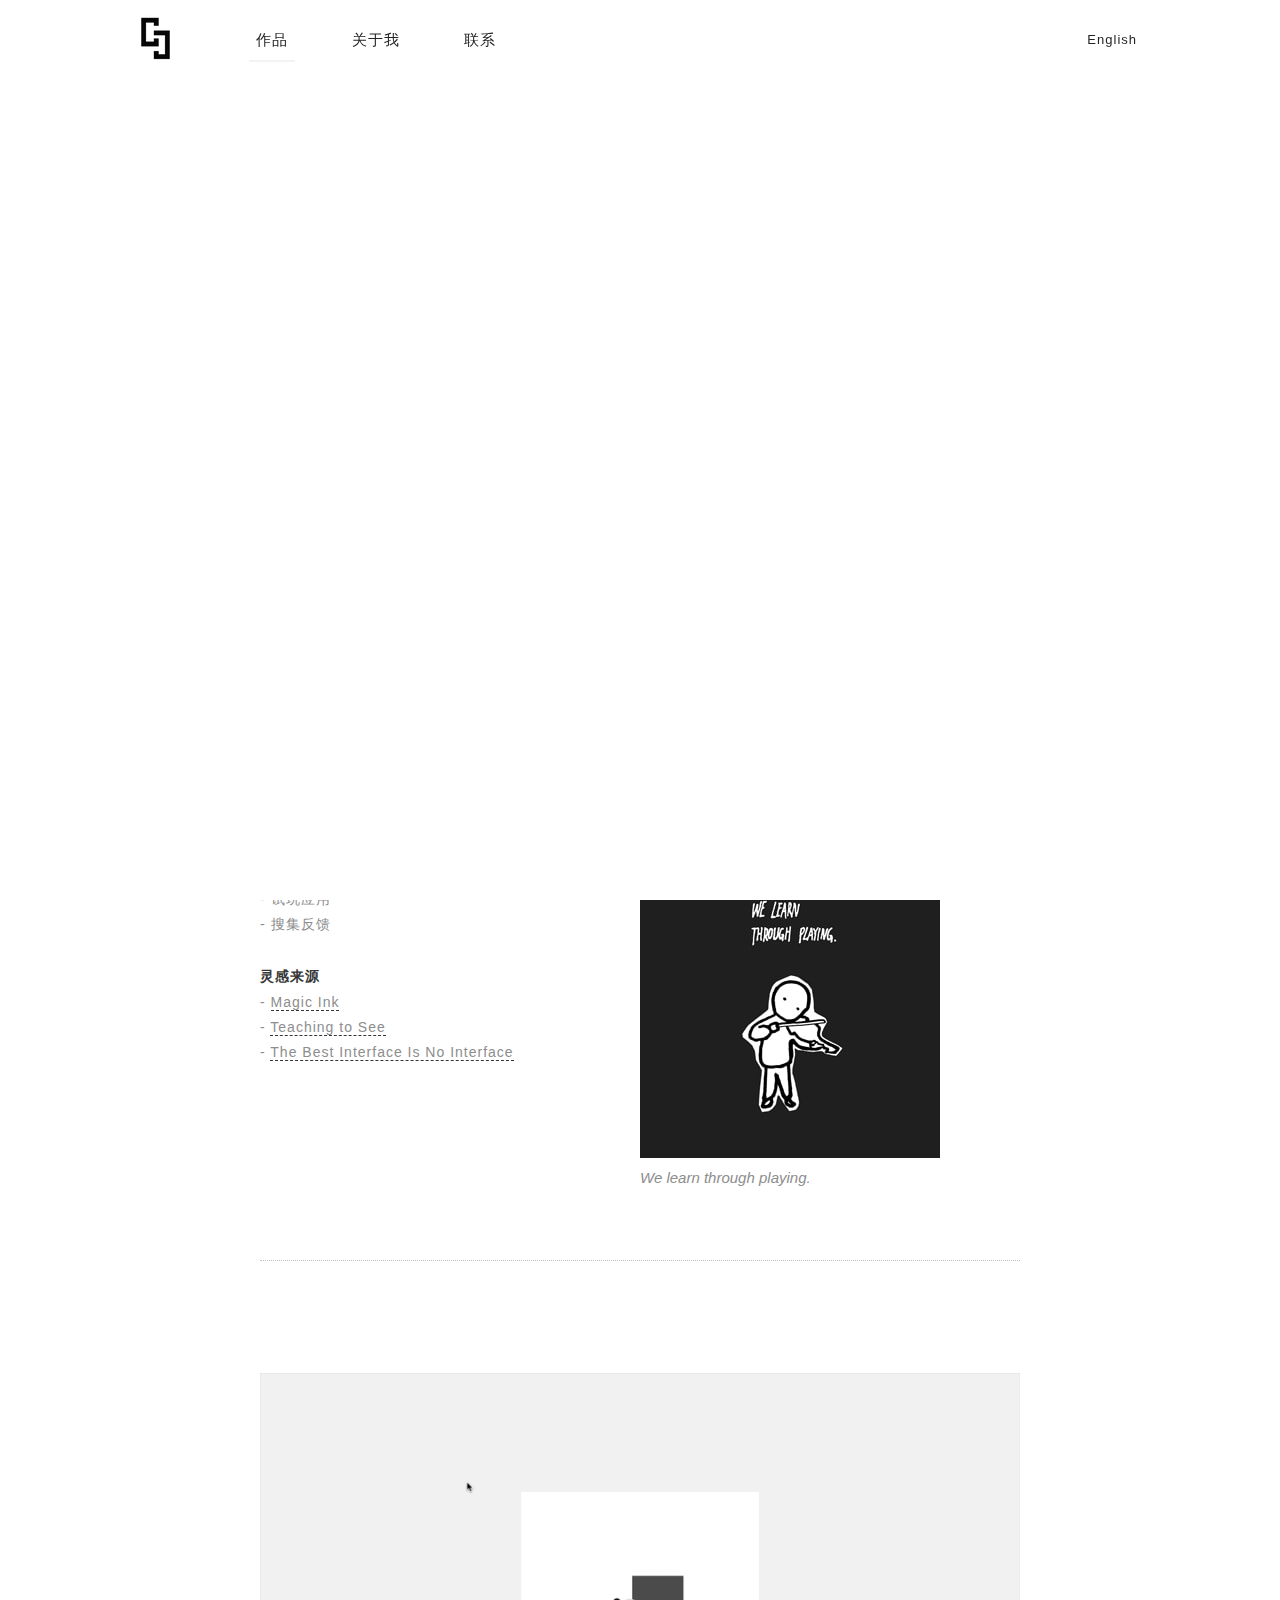
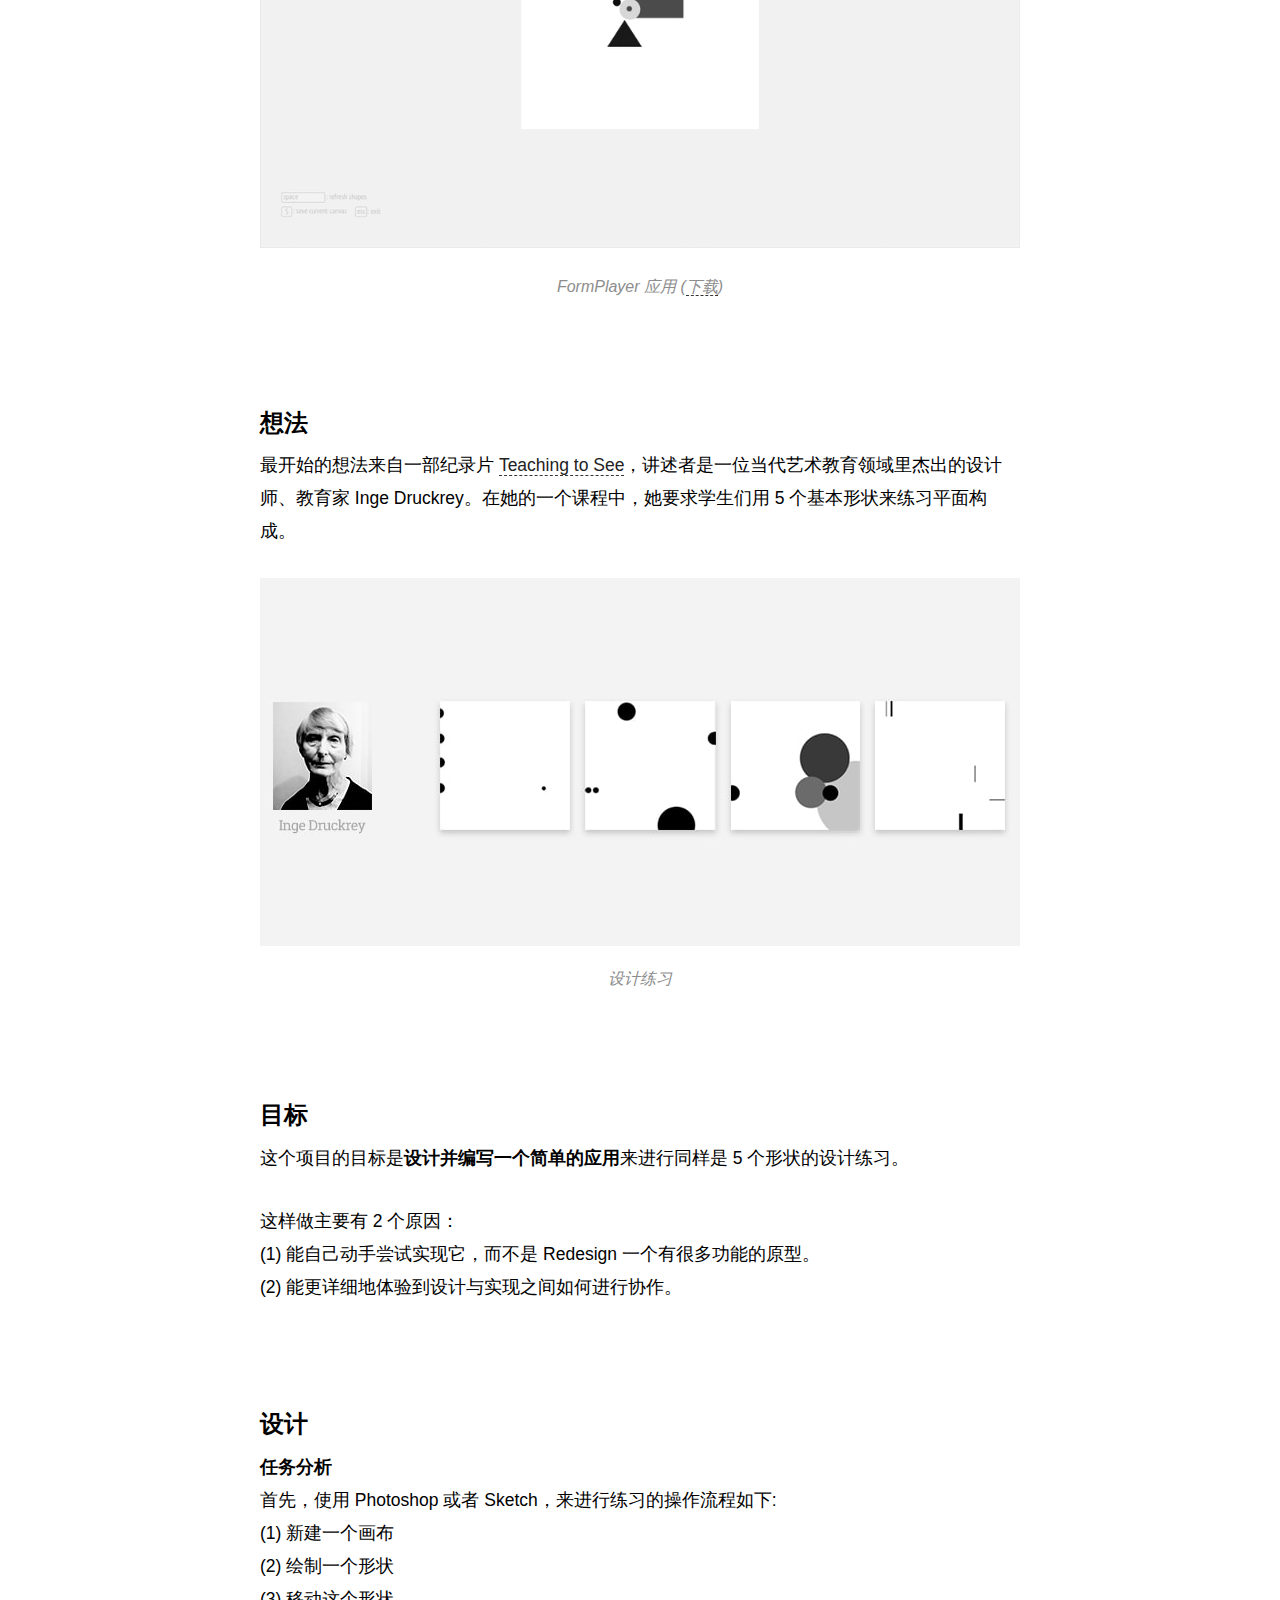
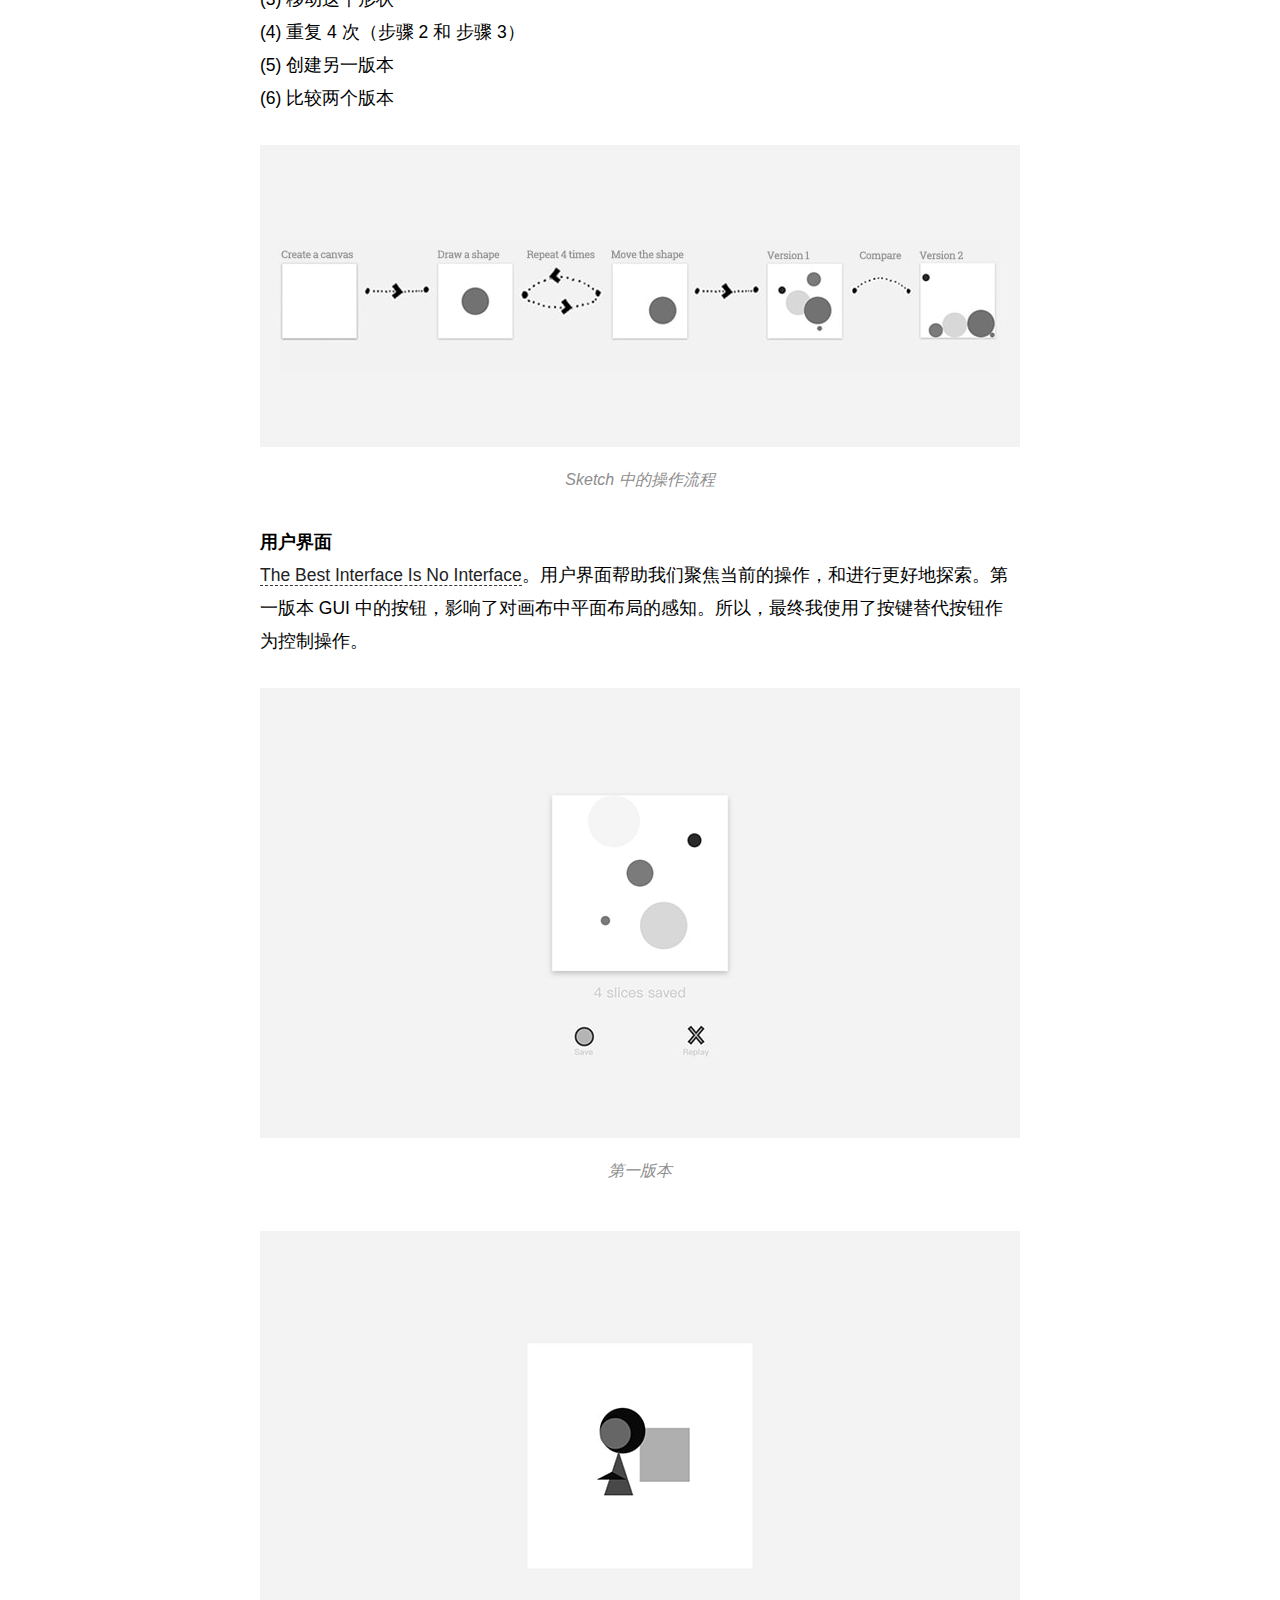
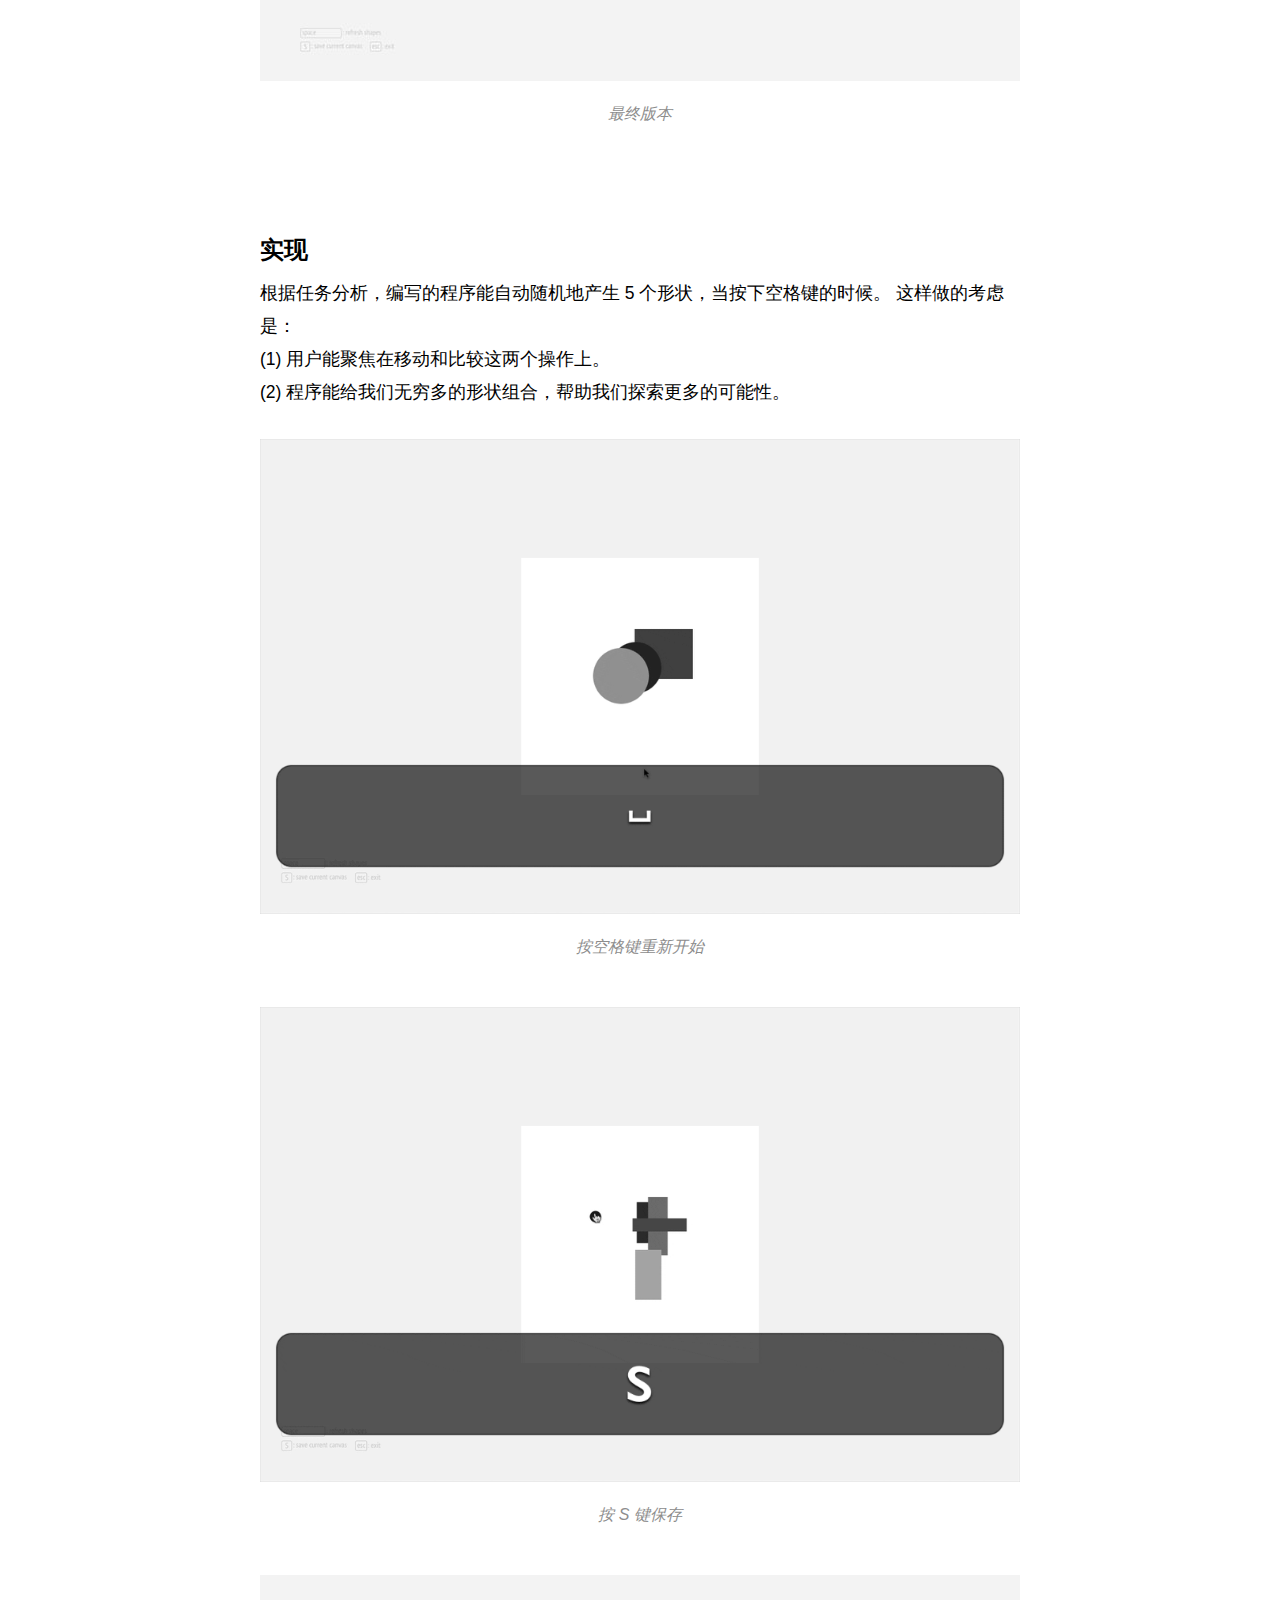
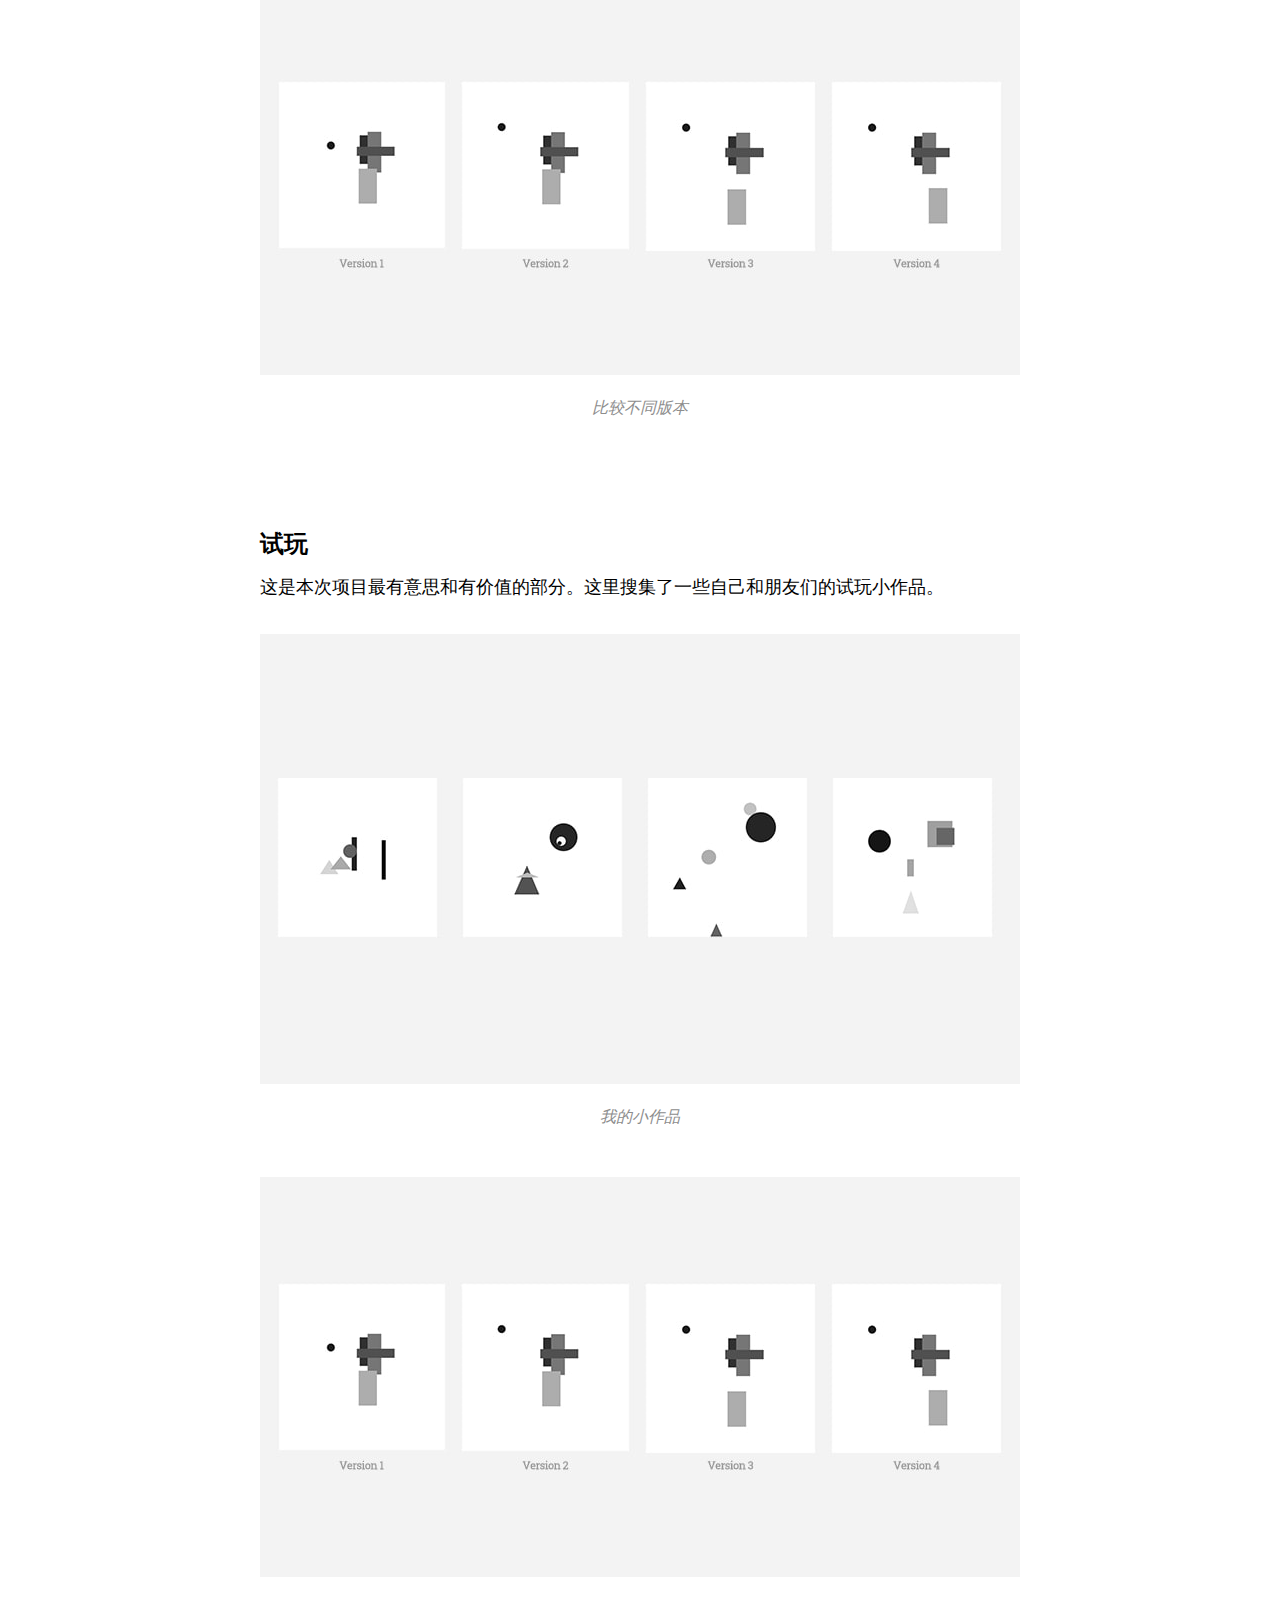
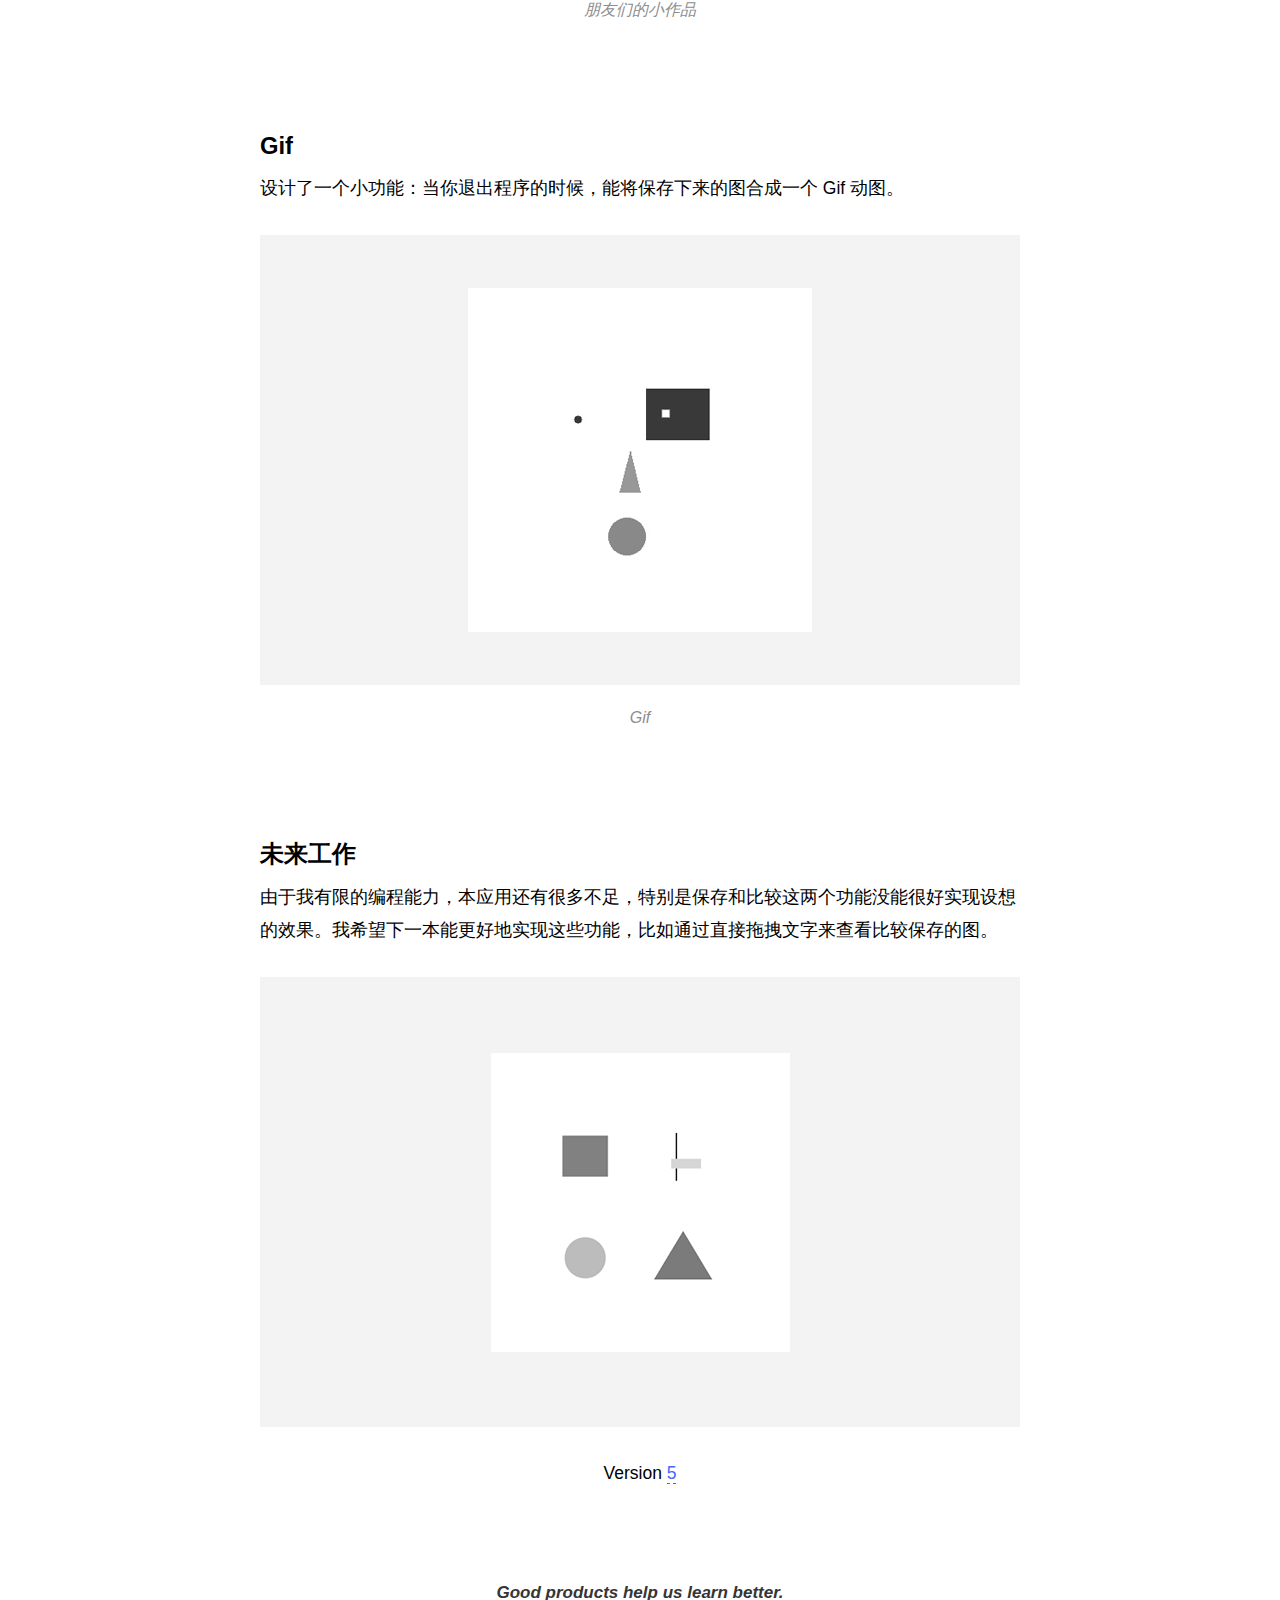
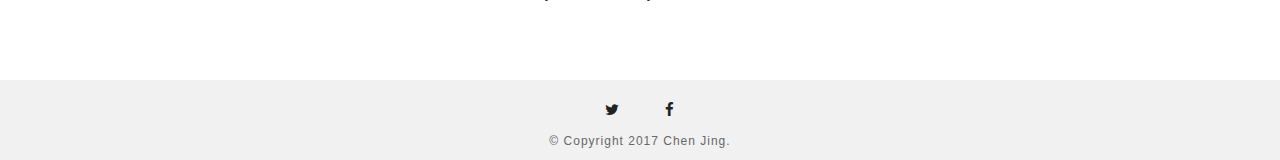
<file: formplayer.html>
<!doctype html>

<html lang="zh">
<head>

  <meta charset="utf-8">
  <title>FormPlayer</title>
  <meta name="viewport" content="width=device-width, initial-scale=1.0"/>
  <link rel="icon" type="image/png" href="img/favicon.ico" />

<!--Style-->

  <link rel="stylesheet" href="css/reset.css">
  <link rel="stylesheet" href="css/style.css">
  <link rel="stylesheet" href="css/style-responsive.css">

  <link rel="stylesheet" href="http://maxcdn.bootstrapcdn.com/font-awesome/4.3.0/css/font-awesome.min.css">

      <!-- Tangle -->
    <script type="text/javascript" src="js/Tangle.js"></script>

    <!-- TangleKit (optional) -->
    <link rel="stylesheet" href="js/TangleKit/TangleKit.css" type="text/css">
    <script type="text/javascript" src="js/TangleKit/mootools.js"></script>
    <script type="text/javascript" src="js/TangleKit/sprintf.js"></script>
    <script type="text/javascript" src="js/TangleKit/BVTouchable.js"></script>
    <script type="text/javascript" src="js/TangleKit/TangleKit.js"></script>


  <!--[if lt IE 9]>
  <script src="http://html5shiv.googlecode.com/svn/trunk/html5.js"></script>
  <![endif]-->


<!-- drag text to change slices -->
    <script type="text/javascript">

        function changeImage(a) {
        document.getElementById("slices").src=a;
    }


        function setUpTangle () {


            var element = document.getElementById("versions");

            var tangle = new Tangle(element, {
                initialize: function () {
                    this.cookies = 5;

                },
                update: function () {
                    if (this.cookies == 1) {
                        changeImage("img/full/slice1.gif");
                    }
                    if (this.cookies == 2) {
                        changeImage("img/full/slice2.gif");
                    }
                    if (this.cookies == 3) {
                        changeImage("img/full/slice3.gif");
                    }
                    if (this.cookies == 4) {
                        changeImage("img/full/slice4.gif");
                    }
                    if (this.cookies == 5) {
                        changeImage("img/full/slice5.gif");
                    }
                }
            });
        }

    </script>
</head>

<body onload="setUpTangle();">
  <div class="container">
    <!--Preloader-->

    <div class="preloader" id="preloader">
        <div class="item">
          <div class="spinner">
          </div>
        </div>
    </div>

      <!--Header-->
      <header class="boxed" id="header-white">

        <div class="header-margin">

          <div class="logo"><a href="index.html"><img alt="logo"  src="img/logo-cj.png"></a></div>
          <ul class="header-nav">
            <li><a class="active" href="index.html">作品</a>
            </li>
            <li><a href="about-me.html">关于我</a></li>
            <li><a href="contact.html">联系</a></li>
          </ul>

          <ul class="social-icon">
            <li ><a id="language" href="formplayer-en.html">English</a></li>
          </ul>

        </div>
      </header>

      <div class="clear"></div>


      <!--Content-->

      <div class="content" id="ajax-content">


            <div style="margin: 110px auto;">
              <img src="img/full/formplayer-1-zh.jpg" width="100%">
            </div>

            <div class="text-intro" id="project-intro">

                 <div class="half-column">
                  <div class="design-thought">
                    <p style="font-weight: 400;"><span style="color: #353535; font-weight: 600;">个人思考</span>：“Play is the highest form of research.” 爱因斯坦曾说。现在，我们更多地关注machine learninig，提高机器的智力。然而，计算机不仅可以用作游戏、娱乐和购物等，更重要的，也能来帮助我们学习。计算机技术应该让我们，特别是孩子们，更加聪明。
                    <br/> <br/>
                    <img src="img/full/learn-through-play.jpg"><br/>
                    <span style="color: #8d8d8d;"> We learn through playing.</span>
                    </p>
                  </div>

                 </div>

    		          <div class="half-column">
    		            <p>
                    <span style="color: #353535; font-weight: 600; line-height: 200%;">项目信息</span> <br/>
                  - 交互式软件<br/>
                  - 用户界面<br/>
                  - <a style="color: #8d8d8d; border-bottom: 1px dashed #353535" href=" https://processing.org/" target="_blank">Processing 3</a>
                    <br/>
                    <br/>

                    <span style="color: #353535; font-weight: 600; line-height: 200%;">我做了</span> <br/>
                    - 编写应用<br/>
                    - 试玩应用<br/>
                    - 搜集反馈<br/>
                    <br/>

                    <span style="color: #353535; font-weight: 600; line-height: 200%;">灵感来源</span> <br/>
                      - <a style="color: #8d8d8d; border-bottom: 1px dashed #353535" href="http://worrydream.com/MagicInk/" target="_blank">Magic Ink</a><br/>
                      - <a style="color: #8d8d8d; border-bottom: 1px dashed #353535" href="https://movie.douban.com/subject/20274060/?from=tag_all" target="_blank">Teaching to See</a><br/>
                      - <a style="color: #8d8d8d; border-bottom: 1px dashed #353535" href="https://book.douban.com/subject/26350879/" target="_blank">The Best Interface Is No Interface</a><br/>
      		          </p>

      		          </div>

                    <div class="clear"></div>
            </div>

		        <div class="project-detail">
                <br><br><br><br><br><br><br><br>
                <img src="img/full/formplayer.gif" width="100%">
                <p id="img-intro" style="margin-top: 20px;">
                  <span>FormPlayer 应用 (<a style="color: #8d8d8d; border-bottom: 1px dashed #353535" href="https://share.weiyun.com/db5c2ae8bae83e1ced08eba5774c96c3" target="_blank">下载</a>)</span>
                </p>
                <br>
                <br>

                <h3>想法</h3>
                <p>
                  最开始的想法来自一部纪录片 <a style="color: #222222; border-bottom: 1px dashed #353535" href="https://movie.douban.com/subject/20274060/?from=tag_all" target="_blank">Teaching to See</a>，讲述者是一位当代艺术教育领域里杰出的设计师、教育家 Inge Druckrey。在她的一个课程中，她要求学生们用 5 个基本形状来练习平面构成。<br>

                </p>
                <img src="img/full/studentworks.jpg" width="100%"><br/><br/>
                <p id="img-intro">
                  <span>设计练习</span>
                </p>


                <br/><br/>

                <h3>目标</h3>
                <p>
                 这个项目的目标是<span style="font-weight: 600;">设计并编写一个简单的应用</span>来进行同样是 5 个形状的设计练习。
                </p>
                <p>这样做主要有 2 个原因：<br/>
                  (1) 能自己动手尝试实现它，而不是 Redesign 一个有很多功能的原型。<br/>
                  (2) 能更详细地体验到设计与实现之间如何进行协作。 <br/></p>
                <br/><br/>

                <h3>设计</h3>

                <p><span style="font-weight: 600;">任务分析</span><br>
                 首先，使用 Photoshop 或者 Sketch，来进行练习的操作流程如下:<br/>
                  (1) 新建一个画布<br/>
                  (2) 绘制一个形状<br/>
                  (3) 移动这个形状<br/>
                  (4) 重复 4 次（步骤 2 和 步骤 3）<br/>
                  (5) 创建另一版本<br/>
                  (6) 比较两个版本<br/>
                </p>
                <img src="img/full/workflow-in-sketch.jpg" width="100%"><br/><br/>
                <p id="img-intro">
                  <span >Sketch 中的操作流程</span>
                </p>

                <p><span style="font-weight: 600;">用户界面 </span><br><a style="color: #222222; border-bottom: 1px dashed #353535" href="https://book.douban.com/subject/26350879/" target="_blank">The Best Interface Is No Interface</a>。用户界面帮助我们聚焦当前的操作，和进行更好地探索。第一版本 GUI 中的按钮，影响了对画布中平面布局的感知。所以，最终我使用了按键替代按钮作为控制操作。

                </p>
                <img src="img/full/user-interface-v1.jpg" width="100%"><br/><br/>
                <p id="img-intro">
                  <span >第一版本</span>
                </p>
                <br/>
                <img src="img/full/user-interface-last.jpg" width="100%"><br/><br/>
                <p id="img-intro">
                  <span >最终版本</span>
                </p>
                <br/><br/>

                <h3>实现</h3>
                <p>
                  根据任务分析，编写的程序能自动随机地产生 5 个形状，当按下空格键的时候。
                  这样做的考虑是：<br>
                  (1) 用户能聚焦在移动和比较这两个操作上。<br>
                  (2) 程序能给我们无穷多的形状组合，帮助我们探索更多的可能性。<br>

                </p>
                <img src="img/full/randomGenerate.gif" width="100%"><br/><br/>
                <p id="img-intro">
                  <span>按空格键重新开始</span>
                </p>
                <br/>
                <img src="img/full/save.gif" width="100%"><br/><br/>
                <p id="img-intro">
                  <span >按 S 键保存</span>
                </p>
                <br/>
                <img src="img/full/compare.jpg" width="100%"><br/><br/>
                <p id="img-intro">
                  <span >比较不同版本</span>
                </p>
                <br/><br/>


                <h3>试玩</h3>
                <p> 这是本次项目最有意思和有价值的部分。这里搜集了一些自己和朋友们的试玩小作品。
                </p>
                <img src="img/full/myplay.jpg" width="100%"><br/><br/>
                <p id="img-intro">
                  <span >我的小作品</span>
                </p>
                <br/>
                <img src="img/full/compare.jpg" width="100%"><br/><br/>
                <p id="img-intro">
                <span >朋友们的小作品</span>
                </p>
                <br/><br/>

                <h3>Gif</h3>
                <p>
                  设计了一个小功能：当你退出程序的时候，能将保存下来的图合成一个 Gif 动图。
                  <p></p>
                  <img src="img/full/gif.gif" width="100%"><br/><br/>
                  <p id="img-intro">
                    <span>Gif</span>
                  </p>
                </p>
                <br/><br/>

                <h3>未来工作</h3>
                <p>
                由于我有限的编程能力，本应用还有很多不足，特别是保存和比较这两个功能没能很好实现设想的效果。我希望下一本能更好地实现这些功能，比如通过直接拖拽文字来查看比较保存的图。
                <br/>
                <div>
                    <img id="slices" src="img/full/slice1.gif">
                </div>
                <br/><br/>
                <p id="versions" style="text-align: center" >
                  Version <span data-var="cookies" class="TKAdjustableNumber" data-min="1" data-max="5"></span>
                </p>

                <br/><br/><br/><br/>
                <div>
                    <p style="font-style: italic; font-size:17px; text-align: center; color: #353535; font-weight: 600; line-height: 200%;">
                    Good products help us learn better.
                  </p>
                 </div>

              <div class="clear"></div>
            </div>
      </div>


      <!--Footer-->

      <footer>

        <div class="footer-margin">
          <div class="social-footer">
            <a href="https://twitter.com/_Chen_Jing" target="_blank" ><i class="fa fa-twitter"></i></a>
            <a href="https://www.facebook.com/jing.chen.108889" target="_blank" ><i class="fa fa-facebook"></i></a>
          </div>
          <div class="copyright">© Copyright 2017 Chen Jing.</div>

        </div>
      </footer>

  </div>

<!--Scripts-->

  <script src="js/jquery.min.js"></script>
	<script src="js/jquery.easing.min.js"></script>
	<script src="js/modernizr.custom.42534.js" type="text/javascript"></script>
  <script src="js/jquery.waitforimages.js" type="text/javascript"></script>
  <script src="js/imagesloaded.pkgd.min.js" type="text/javascript"></script>
  <script src="js/jquery.jkit.1.2.16.min.js"></script>

  <script src="js/script.js" type="text/javascript"></script>

	<script>
    $('#button, #buttons').on('click', function() {
      $( ".opacity-nav" ).fadeToggle( "slow", "linear" );
    // Animation complete.
    });
  </script>


</body>
</html>
</file>
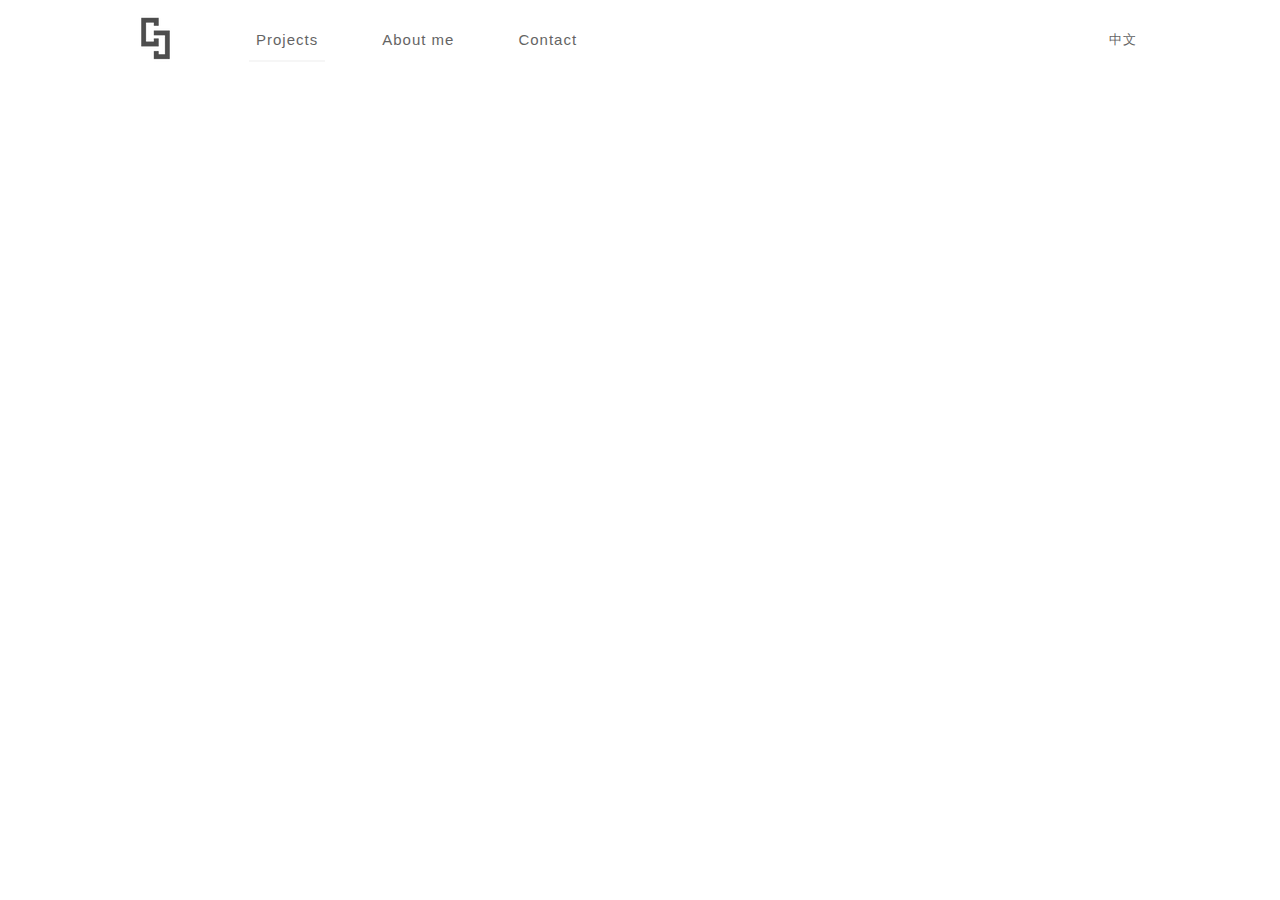
<file: index-en.html>
<!doctype html>

<html lang="en">
<head>

  <meta charset="utf-8">
  <title>Chen Jing</title>
  <meta name="viewport" content="width=device-width, initial-scale=1.0"/>
  <link rel="icon" type="image/ico" href="img/favicon.ico" />

<!--Style-->

  <link rel="stylesheet" href="css/reset.css">
  <link rel="stylesheet" href="css/style.css">
  <link rel="stylesheet" href="css/style-responsive.css">

  <link rel="stylesheet" href="http://maxcdn.bootstrapcdn.com/font-awesome/4.3.0/css/font-awesome.min.css">

  <!--[if lt IE 9]>
  <script src="http://html5shiv.googlecode.com/svn/trunk/html5.js"></script>
  <![endif]-->

</head>

<body>

  <div class="container">
        <!--Preloader-->
        <div class="preloader" id="preloader">
          <div class="item">
            <div class="spinner">
            </div>
          </div>
        </div>


        <!--Header-->
        <header class="boxed" id="header-white">

          <div class="header-margin">

            <div class="logo"><a href="index-en.html"><img alt="logo"  src="img/logo-cj.png"></a></div>
            <ul class="header-nav">
              <li><a class="active" href="index-en.html">Projects</a>
              </li>
              <li><a href="about-me-en.html">About me</a></li>
              <li><a href="contact-en.html">Contact</a></li>
            </ul>

            <ul class="social-icon">
              <li ><a id="language" href="index.html">中文</a></li>
            </ul>

          </div>
        </header>

        <div class="clear"></div>

        <!--Content-->

        <div class="content" id="ajax-content">

              <div class="text-intro">

                <h1>Product Design, for me... </h1>
                <p>...is not only about good design, but also the art of combining business and humanity to invent a new medium which helps us <span style="color: #353535; font-weight: 600">see, learn & create</span>.</p>

                 <div class="clear"></div>
              </div>



              <!--Portfolio grid-->
              <ul class="portfolio-grid">
                <li class="grid-item" data-jkit="[show:delay=500;speed=1000;animation=fade]">
                  <img src="img/portfolio/colorodor.jpg">
                    <a href="colorodor-en.html">
                      <div class="grid-hover">
                        <h1>ColorOdor</h1>
                        <p>helps the blind  <span style="color: #353535; font-weight: 600">see </span> colors
                        </p>
                      </div>
                    </a>
                </li>

                <li class="grid-item" data-jkit="[show:delay=1000;speed=500;animation=fade]">
                  <img src="img/portfolio/formplayer.jpg">
                    <a href="formplayer-en.html">
                      <div class="grid-hover">
                        <h1>FormPlayer</h1>
                        <p>helps beginners<span style="color: #353535; font-weight: 600"> learn </span> graphic design</p>
                      </div>
                    </a>
                </li>

                <li class="grid-item" data-jkit="[show:delay=1000;speed=500;animation=fade]">
                  <img src="img/portfolio/aura.png">
                    <a href="https://ar.163.com/yingjian">
                      <div class="grid-hover">
                        <h1>NetEase Aura</h1>
                        <p>helps developers<span style="color: #353535; font-weight: 600"> creat </span>projection AR</p>
                      </div>
                    </a>
                </li>


                <div class="clear"></div>
              </ul>

        </div>


        <footer>
          <div class="footer-margin">
            <div class="social-footer">
             <a href="https://twitter.com/_Chen_Jing" target="_blank" ><i class="fa fa-twitter"></i></a>
             <a href="https://www.facebook.com/jing.chen.108889" target="_blank" ><i class="fa fa-facebook"></i></a>
            </div>
            <div class="copyright">© Copyright 2017 Chen Jing.</div>

          </div>

        </footer>

  </div>


<!--Scripts-->

  <script src="js/jquery.min.js"></script>
	<script src="js/jquery.easing.min.js"></script>
	<script src="js/modernizr.custom.42534.js" type="text/javascript"></script>
  <script src="js/jquery.waitforimages.js" type="text/javascript"></script>
  <script src="js/imagesloaded.pkgd.min.js" type="text/javascript"></script>
  <script src="js/jquery.jkit.1.2.16.min.js"></script>
  <script src="js/masonry.pkgd.min.js" type="text/javascript"></script>
  <script src="js/script.js" type="text/javascript"></script>

	<script>
    $('#button, #buttons').on('click', function() {
      $( ".opacity-nav" ).fadeToggle( "slow", "linear" );
    // Animation complete.
    });
  </script>


</body>
</html>
</file>
<file: css/style.css>
body{
  font-family: 'Raleway', sans-serif;
  font-size:14px;
  font-weight: 400;
  overflow-y:scroll;
  -webkit-font-smoothing: antialiased;
  margin:0;
  padding:0;
  min-height:100%;
}

.container{
  width: 100%;
  min-height:100%;
  height:auto;
  position:relative;
  padding-bottom: 100px; 
} 

::selection {
		background: #000;
		color: #fff;
		text-shadow: none;
	}

	::-moz-selection {
		background: #000;
		color: #fff;
		text-shadow: none;
	}

p{
  font-family: 'Raleway', 'Robot', sans-serif;
  font-size:14px;
  font-weight: 400;

}

a{
  text-decoration:none;
 -webkit-transition: all 0.2s ease-in;
	-moz-transition: all 0.2s ease-in;
	-ms-transition: all 0.2s ease-in;
	-o-transition: all 0.2s ease-in;
	transition: all 0.2s ease-in;
}

a:focus {
  outline:none;
}


strong{
  font-weight:600;

}

/*
**************************
PRELOADER
**************************
*/

.preloader{
  position:fixed;
  top:0;
  width:100%;
  height:100%;
  background:white;
  z-index:999;
}

.preloader .item{
  position:absolute;
  width:50px;
  height:50px;
  left:50%;
  top:50%;
  margin-left:-25px;
  margin-top:-25px;
}

@-webkit-keyframes scaleout {
  0% { -webkit-transform: scale(0.0) }
  100% {
    -webkit-transform: scale(1.0);
    opacity: 0;
  }
}

@keyframes scaleout {
  0% {
    transform: scale(0.0);
    -webkit-transform: scale(0.0);
  } 100% {
    transform: scale(1.0);
    -webkit-transform: scale(1.0);
    opacity: 0;
  }
}





/*
**************************
NAVIGATION OPACITY
**************************
*/



.opacity-nav{
  position:fixed;
  display:none;
  width:100%;
  height:100%;
  top:0;
  z-index:9999;
  background:rgba(0,0,0,0.95);
}

ul.menu-fullscreen{
  width: 100%;
  top: 50%;
  position: absolute;
  height: 280px;
  margin-top: -140px;
}

ul.menu-fullscreen li{
  font-size:35px;
  text-align:center;
  line-height:70px;
  font-weight:500;
}

ul.menu-fullscreen li > a{
  color:#999999;
  border:0;
}

ul.menu-fullscreen li > a:hover{
  color:#ffffff;
}


#full{
  width:1140px;
  position: relative;
  top:0;
  margin:0 auto;
  z-index: 9997;
}


#fullscreen{
  display:none;
  position:absolute;
  top:0;
  width:100%;
  margin:0 auto;
  height:80px;
  z-index: 9998;
}

/*
**************************
HEADER
**************************
*/

header.boxed{
  position:fixed;
  width:100%;
  margin:0 auto;
  height:80px;
  z-index:9999;
  display:none;
  background:none;
  top:0;
    -webkit-transition: background 0.1s ease-in;
	-moz-transition: background 0.1s ease-in;
	-ms-transition: background 0.1s ease-in;
	-o-transition: background 0.1s ease-in;
	transition: background 0.1s ease-in;
}

header.boxed .header-margin{
  width:1140px;
  margin:0 auto;
}

header.boxed .header-margin-mini{
  width:90%;
  margin:0 auto;
}


ul.social-icon{
  float:right;
}

ul.social-icon a{
  float:right;
  font-size:15px;
  border-bottom:0;
  color:#222222;
  padding-right:0px !important;
}

ul.social-icon a:hover{
  color:#c3c3c3;
}

.menu-index{
  position: fixed;
  right: 5%;
  top: 30px;
  z-index: 99999;
  padding:20px;
  background:#222222;
  cursor:pointer;
}


.menu-index i{
  float:right;
  font-size:18px;
  color:white;
  padding-right:0px !important;
}

.menu-index i:hover{
  color:#c3c3c3;
}


ul.menu-icon{
  float:right;
}

ul.menu-icon a{
  float:right;
  font-size:19px;
  color:white;
  padding-right:0px !important;
}

ul.menu-icon i{
  padding:20px;
  background:#222222;
}

ul.menu-icon a:hover{
  color:#c3c3c3;
}

header a{
  color:#222222;
}

ul.header-nav{
  width:60%;
  float:left;
}

header .logo > a{
  float:left;
  padding-top:10px;
  padding-right:40px;
  margin-left: -13px;
}

header li{
/*  text-transform: uppercase;
*/  list-style-type: none; margin: 0 auto; float: left;
}

header li > a{
  font-size:15px;
  color:#222222;
  margin-top: 20px;
  margin-left: 25px;
  margin-right: 25px;
  padding-right: 7px;
  padding-left: 7px;
  font-weight:500;
  line-height: 40px;
  letter-spacing: 1px;
  display:inline-block;
}

header li > a:hover{
  color: #c3c3c3;
}

.active{
  border-bottom: 2px solid #f3f3f3;
}

#language{
  float: right;
  font-size:13px;
  font-weight: 400;
  margin-right: 3px;
}

header li ul{
  overflow: hidden; display: none; background: #f9f9f9; z-index:20;
}

header li ul li a{
  line-height:50px;
  padding-left:30px;
  width:260px;
}

header li:hover ul{
  position: absolute; padding: 0; display: block; width: 260px;
}



/*
**************************
CONTENT
**************************
*/

.one-column{
  width:40%;
  position:relative;
  float:left;
}

.two-column{
  width:60%;
  position:relative;
  float:left;
}

.half-column{
  width:50%;
  position:relative;
  float:right;
}


.one-column p{
  width:70% !important;
}

.two-column p{
  width:100% !important;


}

.half-column p{
  width:100% !important;
}


.clear{
  clear:both;
}


#project-intro{
    max-width: 760px;
    padding-bottom: 70px;
    border-bottom: 1px dotted rgba(0,0,0,0.25);
}

.project-detail{
  max-width:760px;
  margin: 0 auto;
}

.project-detail h3{
  margin: 50px auto 15px auto;
  color: #22222;
  font-size: 1.7em;
  font-weight: 700;
}

.project-detail p{
  margin: 0 auto 30px;
/*  font-weight: 400;
*/  font-size: 1.25em;
  line-height: 33px;
}


.content{
  width:1140px;
  margin:50px auto;
}

.content .text-intro{
  width: 1140px;
  margin: 160px auto 0;
}

.content .text-intro h1{
  font-size:38px;
  width:50%;
/*  text-transform:uppercase;
  */color:#222222;
  font-weight:800;
  line-height:70px;
}

.content .text-intro p{
  font-size:14px;
  color:#8d8d8d;
  margin-top: 7px;
  font-weight:400;
  line-height: 25px;
  letter-spacing: 1px;
  width:50%;
}

.half-column .design-thought p{
  color: #222222;
  font-size: 15px;
  letter-spacing: 0;
  /*font-family: 'Robot';*/
  font-style: italic;
  font-weight: 500;
  line-height: 25px;
}  


#img-intro{
  color: #8d8d8d ;
  text-align: center;
} 
#img-intro span{
  font-style: italic;
  font-size: 16px;
  line-height: 25px;
  letter-spacing: 1;
  font-weight: 400;
}
/*
**************************
HOME SIDEBAR
**************************
*/

.home-sidebar{
  top:0;
  position:absolute;
  width:33.3333%;
  right:0;
  height:100%;
  background:#f4f4f4;
  z-index:9;
  overflow:hidden;
  background-size:100%;
}

.parallax{
  position:absolute;
}

.parallax-option{
  position:absolute; width:100%; height:100%;
}

/*
**************************
PORTFOLIO GRID
**************************
*/

.prev-next{
  width:100%;
  max-width:1170px;
  margin:0 auto;
  padding-top:100px;
}

.prev-next a{
  color:#222222;
  font-weight:500;
  padding-bottom: 15px;
}

.prev-next a:hover{
  border-bottom:1px solid #222222;
}

.prev-button{
  width:50%;
  position:relative;
  float:left;
  text-align:left;
}

.next-button{
  width:50%;
  position:relative;
  float:left;
  text-align:right;
}


#ajax-content{width:100%;}

.portfolio-grid{
  width:1170px;
  position:relative;
  margin: 30px auto;
  overflow:hidden;
}

#portfolio-sidebar{
  width: 780px !important;
  padding-right: 390px;

}

li.grid-item{
  width:360px;
  position:relative;
  float:left;
  padding:15px;
}

.grid-hover{
  position: absolute;
  width:360px;
  height: 100%;
  top:0;
  background: white;
  z-index: 2;
  opacity: 0;
  -webkit-transition: all 0.2s ease-in;
	-moz-transition: all 0.2s ease-in;
	-ms-transition: all 0.2s ease-in;
	-o-transition: all 0.2s ease-in;
	transition: all 0.2s ease-in;
}

.grid-hover:hover{
  opacity: 0.97;
}

.grid-hover h1{
  font-size:23px;
  bottom:80px;
  left:40px;
  position:absolute;
/*  text-transform:uppercase;*/
  color:#222222;
  letter-spacing:1px;
  font-weight:900;
  line-height:50px;
}

.grid-hover p{
  font-size:13px;
  bottom:40px;
  left:40px;
  position:absolute;
  color:#686868;
  letter-spacing:1px;
  font-weight:400;
  line-height:50px;
}

li.grid-item img{
  width:360px;
}

/*
**************************
FOOTER
**************************
*/

footer{
  background: #f1f1f1;
  width:100%;
  height: 80px;
  overflow:hidden;
  position:absolute;
  bottom: 0;
}

.footer-margin{
  width: 1140px;
  margin: 15px auto;
  line-height: 30px;
}

#footer-left{text-align:left;}

.footer-margin .copyright{
  color: #686868;
  letter-spacing: 1px;
  font-size: 12px;
  width: 100%;
  text-align:center;
  float: left;
}

.footer-margin .social-footer{
  color: #686868;
  letter-spacing: 1px;
  font-size: 13px;
  width: 100%;
  text-align:center;
  float: left;
}

.footer-margin .social-footer a{
  font-size:15px;
  color:#222222;
  padding: 20px;
}

.footer-margin .social-footer a:hover{
  color:#c3c3c3;
}


/*
**************************
CONTACT
**************************
*/

.contact-one, .contact-two{
  width:30%;
  padding-right:3%;
  position:relative;
  float:left;
}

.contact-three{
  width:33%;
  position:relative;
  float:left;
}

.contact-one p, .contact-two p, .contact-three p{
  width:100% !important;
}
</file>
<file: css/style-responsive.css>
@media all and (max-width: 1330px) and (min-width: 1180px) {

  header.boxed .header-margin{
    width:1000px;
  }

  .content .text-intro{
    width:1000px;
  }

  .footer-margin{
    width:1000px;
  }

  .content .text-intro h1, .content .text-intro p{
    width:60%;
  }

  #full{
    width:1000px;
  }

  .prev-next{
    max-width:1000px;
  }


  /*
  **************************
  Portfolio Grid
  **************************
  */

  #portfolio-sidebar{

    width: 710px !important;
    padding-right: 320px;
  }

  .portfolio-grid{

    width:1030px;

  }

  .grid-hover, li.grid-item, li.grid-item img{
    width:312px;
  }


}


@media all and (max-width: 1179px) and (min-width: 1024px) {


  header.boxed .header-margin{
    width:800px;
  }

  .content .text-intro{
    width:800px;
  }

  .footer-margin{
    width:800px;
  }

  .content .text-intro h1, .content .text-intro p{
    width:60%;
  }

  #full{
    width:800px;
  }

  .prev-next{
    max-width:800px;
  }


  /*
  **************************
  Portfolio Grid
  **************************
  */

  #portfolio-sidebar{

    width: 580px !important;
    padding-right: 250px;
  }

  .portfolio-grid{

    width:830px;

  }

  .grid-hover, li.grid-item, li.grid-item img{
    width:246px;
  }

}


@media all and (max-width: 1023px) and (min-width: 769px) {


  header.boxed .header-margin{
    width:600px;
  }

  .content .text-intro{
    width:600px;
  }

  .footer-margin{
    width:600px;
  }

  .content .text-intro h1, .content .text-intro p{
    width:100%;
  }

  #full{
    width:600px;
  }

  .prev-next{
    max-width:600px;
  }
  
  .home-sidebar{
    display:none;
  }
  
  ul.header-nav{
    width:50%;
  
  }
  
  header li > a{
    padding-right: 15px;
    padding-left: 15px;
  }
 


  /*
  **************************
  Portfolio Grid
  **************************
  */

  #portfolio-sidebar{

    width:630px !important;
    padding-right: 0;
  }

  .portfolio-grid{
    width:630px;
  }

  .grid-hover, li.grid-item, li.grid-item img{
    width:282px;
  }

}



@media all and (max-width: 768px) and (min-width: 481px) {


  header.boxed .header-margin{
    width:400px;
  }

  .content .text-intro{
    width:400px;
  }

  .footer-margin{
    width:400px;
  }

  .content .text-intro h1, .content .text-intro p{
    width:100% !important;
  }

  #full{
    width:400px;
    display:block !important;
  }

  .menu-index{
    display:block !important;
  }

  .prev-next{
    max-width:400px;
  }
  
  .home-sidebar{
    display:none;
  }
  
  ul.header-nav{
    width:50%;
  
  }
  
  header li > a{
    padding-right: 15px;
    padding-left: 15px;
  }
 
  .one-column, .two-column{
    width:100%;
  }
  
  .contact-one, .contact-two, .contact-three{
    width:100%;
  }
  
  textarea{
    height:250px;
  }

  input.button-submit{
    margin-bottom:100px;
  }
  
  .logo, .menu-index{
    display:block;
  }

  header.boxed{
    display:none !important;
  }  
  
  #footer-left{text-align:center;}

  /*
  **************************
  Portfolio Grid
  **************************
  */

  #portfolio-sidebar{

    width:430px !important;
    padding-right: 0;
  }

  .portfolio-grid{
    width:430px;
  }

  .grid-hover, li.grid-item, li.grid-item img{
    width:400px;
  }

}


@media all and (max-width: 480px) and (min-width: 320px) {


  header.boxed .header-margin{
    width:280px;
  }

  .content .text-intro{
    width:280px;
  }

  .footer-margin{
    width:280px;
  }
  
  .footer-margin .copyright{line-height:40px;}

  .content .text-intro h1, .content .text-intro p{
    width:100% !important;
  }

  #full{
    width:280px;
    display:block !important;
  }
  
  .menu-index{
    display:block !important;
  }

  .prev-next{
    max-width:280px;
  }
  
  .home-sidebar{
    display:none;
  }
 
  .one-column, .two-column{
    width:100%;
  }
  
  .contact-one, .contact-two, .contact-three{
    width:100%;
  }
  
  textarea{
    height:250px;
  }
  
  input, textarea{
    padding:0;
  }

  input.button-submit{
    margin-bottom:100px;
  }
  
  header.boxed{
    display:none !important;
  }  
  
  #footer-left{text-align:center;}
  
  .content .text-intro h1{
    font-size:33px; 
    line-height:50px;
  }

  /*
  **************************
  Portfolio Grid
  **************************
  */

  #portfolio-sidebar{

    width:310px !important;
    padding-right: 0;
  }

  .portfolio-grid{
    width:310px;
  }

  .grid-hover, li.grid-item, li.grid-item img{
    width:280px;
  }

}
</file>
<file: js/TangleKit/TangleKit.css>
/*
 *  TangleKit.css
 *  Tangle 0.1.0
 *
 *  Created by Bret Victor on 6/10/11.
 *  (c) 2011 Bret Victor.  MIT open-source license.
 *
 */


/* cursor */

.TKCursorDragHorizontal {
	cursor: pointer;
	cursor: move;
	cursor: col-resize;
}


/* TKToggle */

.TKToggle {
	color: #46f;
	border-bottom: 1px dashed #46f;
	cursor: pointer;
}


/* TKAdjustableNumber */

.TKAdjustableNumber {
	position:relative;
	color: #46f;
	border-bottom: 1px dashed #46f;
}

.TKAdjustableNumberHover {
}

.TKAdjustableNumberDown {
	color: #00c;
	border-bottom: 1px dashed #00c;
}

.TKAdjustableNumberHelp {
	position:absolute;
	color: #00f;
	font: 9px "Helvetica-Neue", "Arial", sans-serif;
}
</file>
